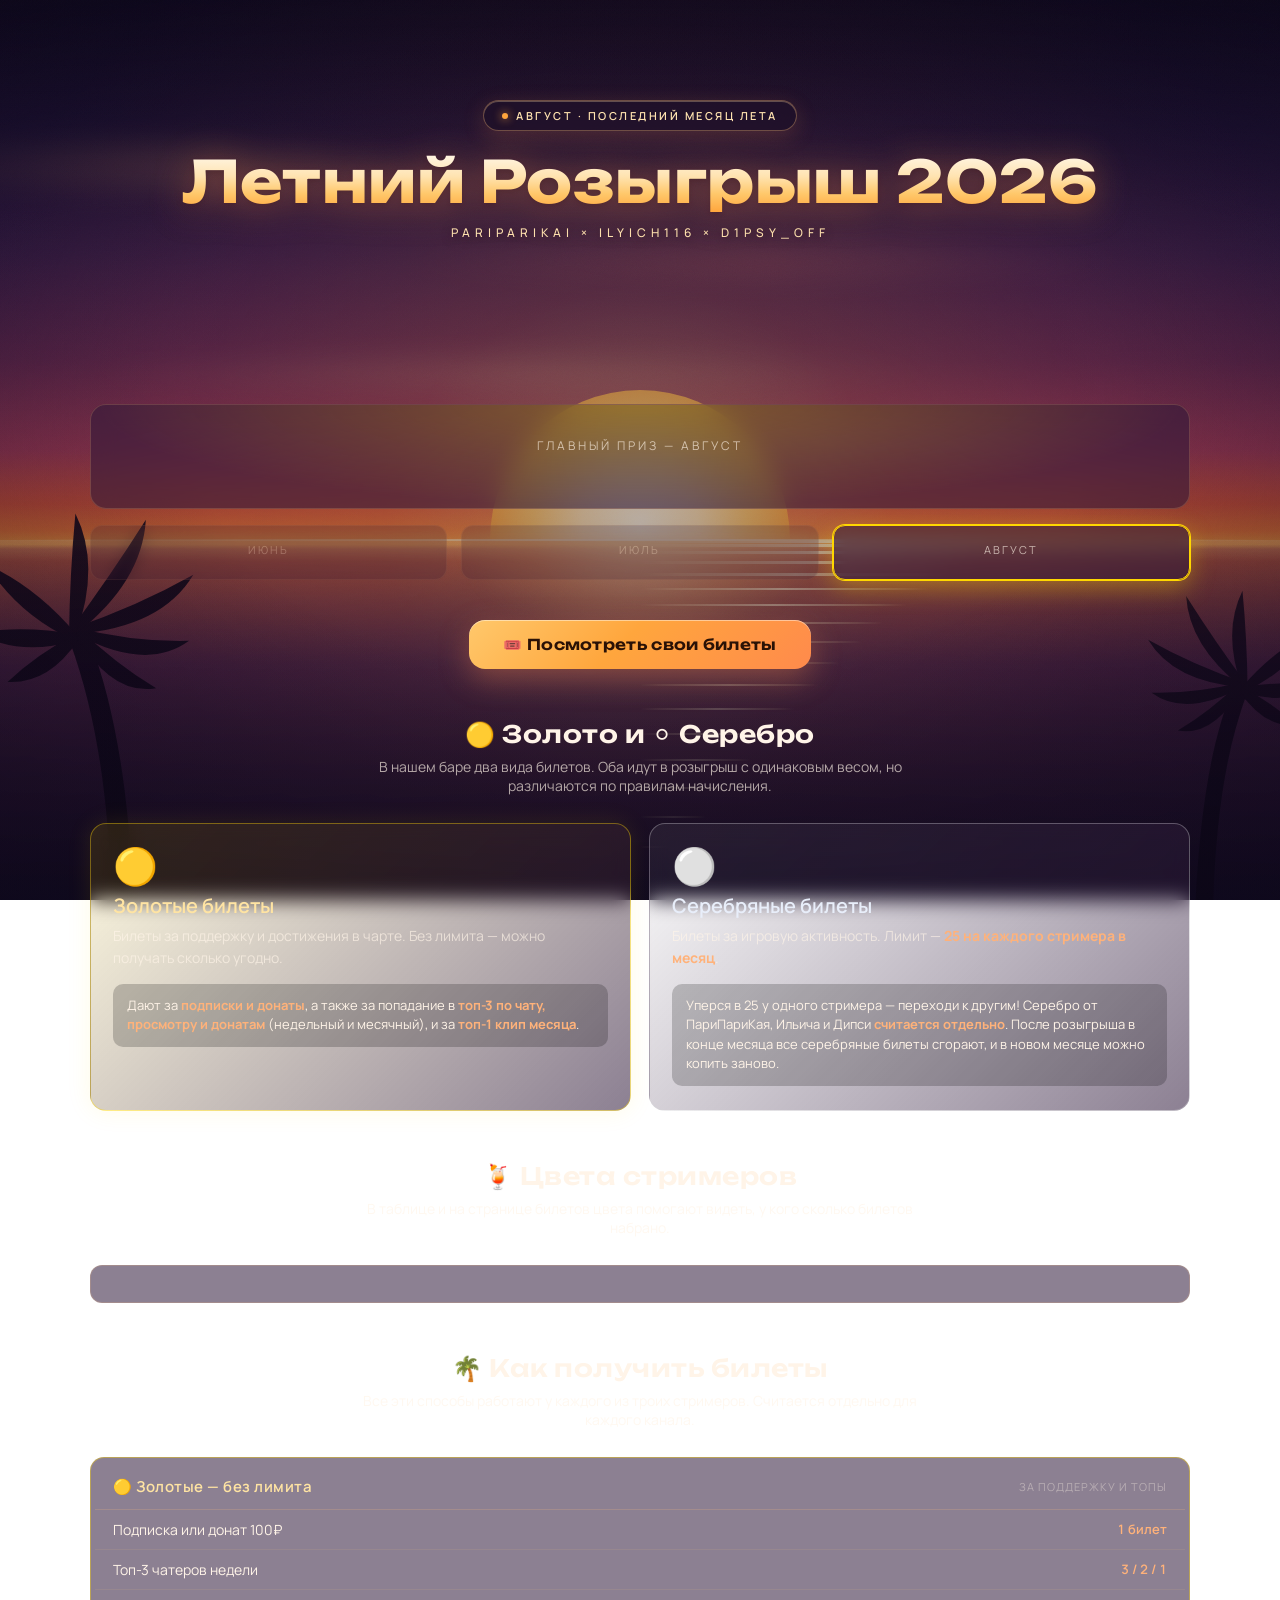
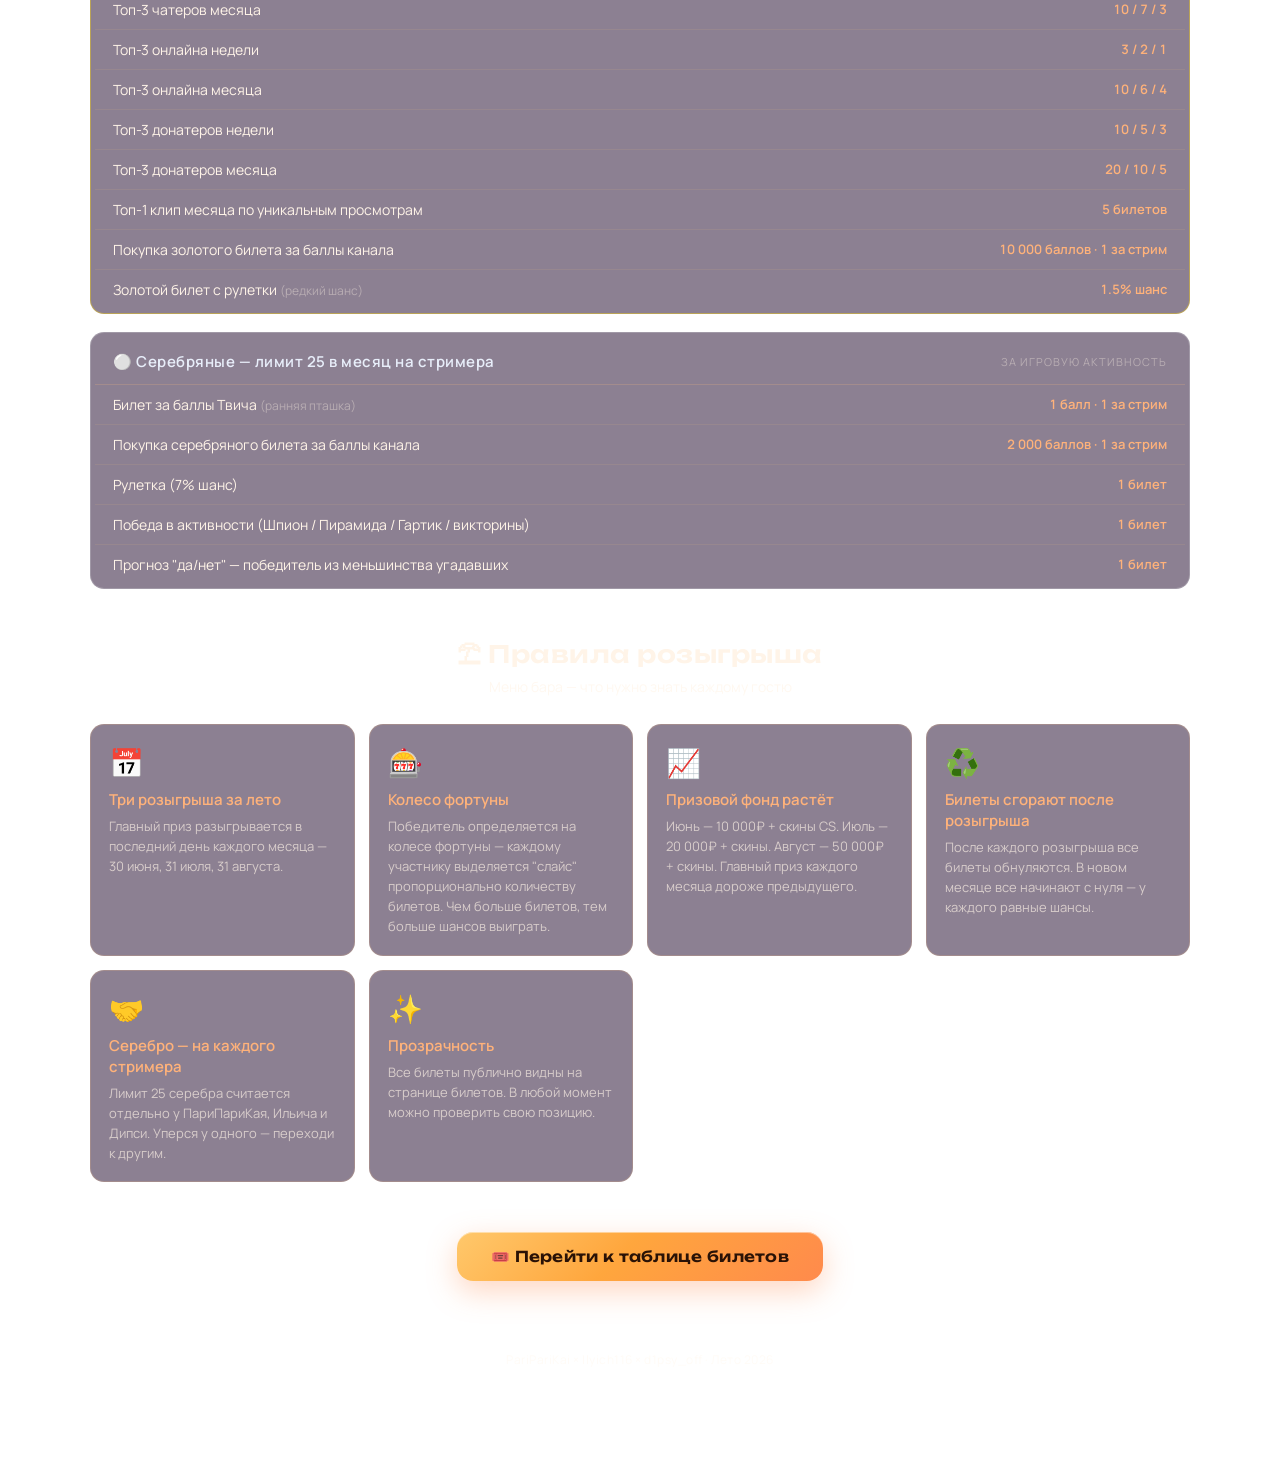
<file: index.html>
<!DOCTYPE html>
<html lang="ru">
<head>
<meta charset="UTF-8">
<meta name="viewport" content="width=device-width, initial-scale=1.0">
<title>Летний Розыгрыш 2026</title>

<link rel="preconnect" href="https://fonts.googleapis.com">
<link rel="preconnect" href="https://fonts.gstatic.com" crossorigin>
<link href="https://fonts.googleapis.com/css2?family=Unbounded:wght@500;600;700&family=Manrope:wght@400;500;600;700&display=swap" rel="stylesheet">
<link rel="stylesheet" href="theme.css">
<script src="theme.js" defer></script>

<script>
  const CONFIG_CSV_URL  = "https://docs.google.com/spreadsheets/d/e/2PACX-1vT4e5Snl5FT-EdbjHQKKML7Ze1kNgpYcgx2MtrYWmkIPK32fHBTRfw7i3aKckWVvT6OoOQfOrQlyD6_/pub?gid=222000002&single=true&output=csv";
  const TICKETS_PAGE_URL = "https://pariparikai.github.io/Summer2026-giveaway/tickets.html";

  // Лимит серебра на стримера в месяц. Июнь — 100, июль — 50, август — 25.
  // Меняешь здесь → обновляются все упоминания на странице.
  // ВАЖНО: то же число должно стоять в tickets.html и в формуле MIN(...) в Sheets.
  const SILVER_CAP = 25;
</script>

<style>
  /* Палитра, фоновая сцена и общие компоненты — в theme.css */

  body { padding: 30px 20px 80px; }

  .wrap { max-width: 1100px; margin: 0 auto; }

  /* ===== Шапка-герой ===== */
  .hero {
    position: relative;
    border-radius: 26px;
    overflow: hidden;
    margin-bottom: 34px;
    padding: 70px 24px 40px;
    text-align: center;
    min-height: 340px;
  }
  /* Баннер из Config (если задан). Тёплая цветокоррекция — чтобы любой
     баннер (даже с голубым небом) читался как закатный и не спорил с темой */
  .hero-bg {
    position: absolute; inset: 0;
    background-size: cover; background-position: center;
    z-index: 0;
    filter: saturate(0.55) sepia(0.45) hue-rotate(-25deg) brightness(0.62) contrast(1.05);
  }
  .hero-bg::after {
    content: '';
    position: absolute;
    inset: 0;
    background:
      linear-gradient(180deg, rgba(255, 140, 70, 0.22) 0%, rgba(168, 60, 91, 0.28) 45%, rgba(18, 11, 38, 0.55) 100%),
      linear-gradient(180deg, rgba(18, 11, 38, 0.35) 0%, rgba(18, 11, 38, 0.6) 65%, rgba(18, 11, 38, 0.85) 100%);
  }
  /* Без баннера герой прозрачный — видно закатную сцену */
  .hero.no-bg { border: none; }
  .hero.no-bg .hero-bg { background-image: none; }
  .hero.no-bg .hero-bg::after { content: none; }
  .hero:not(.no-bg) {
    border: 1px solid var(--card-border);
    box-shadow: 0 20px 55px rgba(10, 4, 20, 0.5);
  }
  .hero-content { position: relative; z-index: 1; }

  /* Плашка «последний месяц лета» */
  .season-badge {
    display: inline-flex;
    align-items: center;
    gap: 8px;
    padding: 7px 18px;
    margin-bottom: 20px;
    border-radius: 999px;
    font-size: 11px;
    font-weight: 600;
    letter-spacing: 2.5px;
    text-transform: uppercase;
    color: var(--sand);
    background: rgba(28, 14, 38, 0.5);
    backdrop-filter: blur(10px);
    border: 1px solid rgba(255, 190, 120, 0.35);
    box-shadow: 0 6px 22px rgba(255, 140, 70, 0.18), inset 0 1px 0 rgba(255, 220, 170, 0.3);
  }
  .season-badge .dot {
    width: 6px; height: 6px; border-radius: 50%;
    background: var(--amber);
    box-shadow: 0 0 10px var(--amber);
    animation: badgePulse 2.6s ease-in-out infinite;
  }
  @keyframes badgePulse {
    0%, 100% { opacity: 1; transform: scale(1); }
    50%      { opacity: 0.55; transform: scale(0.82); }
  }

  .title {
    font-size: 58px;
    margin-bottom: 12px;
  }
  .subtitle {
    font-size: 12px;
    letter-spacing: 5px;
    margin-bottom: 32px;
  }

  .streamers {
    display: flex;
    justify-content: center;
    gap: 18px;
    flex-wrap: wrap;
  }
  .streamer-card {
    display: flex;
    flex-direction: column;
    align-items: center;
    gap: 8px;
    padding: 14px 20px;
    min-width: 140px;
  }
  .streamer-avatar {
    width: 68px; height: 68px;
    font-size: 22px;
  }
  .streamer-nick { font-size: 14px; font-weight: 600; letter-spacing: 0.3px; }

  /* ===== Призовая зона ===== */
  .prize-zone { margin-bottom: 40px; }

  .prize-current {
    background: var(--card-bg);
    backdrop-filter: blur(12px);
    border: 1px solid var(--card-border);
    border-radius: 16px;
    padding: 32px 24px;
    text-align: center;
    position: relative;
    overflow: hidden;
    margin-bottom: 16px;
  }
  .prize-current::before {
    content: '';
    position: absolute;
    inset: 0;
    background: radial-gradient(ellipse at center top, var(--tier-glow, transparent), transparent 70%);
    opacity: 0.5;
    pointer-events: none;
  }
  .prize-label {
    font-size: 12px;
    letter-spacing: 3px;
    color: var(--text-dim);
    text-transform: uppercase;
    margin-bottom: 14px;
    position: relative;
  }
  .prize-amount {
    font-size: 64px;
    font-weight: 700;
    letter-spacing: 1px;
    line-height: 1;
    margin-bottom: 10px;
    position: relative;
    color: var(--tier-color, var(--coral-light));
    text-shadow: 0 0 24px var(--tier-glow, transparent), 0 0 48px var(--tier-glow, transparent);
  }
  .prize-skins {
    font-size: 14px;
    color: var(--text-dim);
    letter-spacing: 1px;
    margin-bottom: 22px;
    position: relative;
  }
  .prize-current.tier-bronze { --tier-color: #e89e5e; --tier-glow: rgba(205, 127, 50, 0.35); }
  .prize-current.tier-silver { --tier-color: #e0e7ef; --tier-glow: rgba(186, 230, 253, 0.5); }
  .prize-current.tier-gold   { --tier-color: #ffd700; --tier-glow: rgba(255, 215, 0, 0.55); }
  .prize-current.tier-gold .prize-amount {
    animation: goldPulse 2.4s ease-in-out infinite;
  }
  @keyframes goldPulse {
    0%, 100% { text-shadow: 0 0 24px var(--gold-glow), 0 0 48px var(--gold-glow); }
    50%      { text-shadow: 0 0 36px var(--gold-glow), 0 0 80px var(--gold-glow); }
  }

  .prize-timer {
    display: flex;
    justify-content: center;
    gap: 12px;
    flex-wrap: wrap;
    position: relative;
    margin-top: 8px;
  }
  .timer-unit {
    background: rgba(0, 0, 0, 0.25);
    border: 1px solid var(--card-border);
    border-radius: 10px;
    padding: 12px 16px;
    min-width: 78px;
    backdrop-filter: blur(6px);
  }
  .timer-num {
    font-size: 30px;
    font-weight: 600;
    color: var(--text);
    font-variant-numeric: tabular-nums;
    line-height: 1;
  }
  .timer-label {
    font-size: 10px;
    letter-spacing: 1.5px;
    text-transform: uppercase;
    color: var(--text-dim);
    margin-top: 6px;
  }
  .timer-finished {
    font-size: 18px;
    color: var(--sand);
    letter-spacing: 1px;
    margin-top: 6px;
    text-align: center;
  }

  .prize-track {
    display: grid;
    grid-template-columns: repeat(3, 1fr);
    gap: 14px;
  }
  .prize-mini {
    background: var(--card-bg);
    border: 1px solid var(--card-border);
    border-radius: 12px;
    padding: 16px 14px;
    text-align: center;
    backdrop-filter: blur(8px);
    opacity: 0.55;
  }
  .prize-mini.is-current {
    opacity: 1;
    border-color: var(--mini-color, var(--coral));
    box-shadow: 0 0 0 1px var(--mini-color, var(--coral)), 0 8px 24px var(--mini-glow, rgba(255, 138, 76, 0.25));
  }
  .prize-mini.is-past { opacity: 0.35; }
  .prize-mini.tier-bronze { --mini-color: #cd7f32; --mini-glow: rgba(205, 127, 50, 0.25); }
  .prize-mini.tier-silver { --mini-color: #c0c0c0; --mini-glow: rgba(192, 192, 192, 0.3); }
  .prize-mini.tier-gold   { --mini-color: #ffd700; --mini-glow: rgba(255, 215, 0, 0.35); }

  .prize-mini-month { font-size: 11px; letter-spacing: 2px; color: var(--text-dim); text-transform: uppercase; margin-bottom: 6px; }
  .prize-mini-amount { font-size: 22px; font-weight: 600; color: var(--mini-color, var(--text)); line-height: 1; margin-bottom: 4px; }
  .prize-mini-skins { font-size: 11px; color: var(--text-faint); }

  /* ===== CTA на страницу билетов (стиль кнопки — в theme.css) ===== */
  .cta-row { text-align: center; margin: 0 0 50px; }

  /* ===== Секции ===== */
  .section { margin-bottom: 50px; }
  .section-title {
    text-align: center;
    font-size: 24px;
    font-weight: 600;
    color: var(--text);
    margin-bottom: 8px;
    letter-spacing: 0.5px;
  }
  .section-subtitle {
    text-align: center;
    font-size: 14px;
    color: var(--text-dim);
    margin-bottom: 28px;
    max-width: 600px;
    margin-left: auto;
    margin-right: auto;
  }

  /* ===== Серебро vs Золото — карточки ===== */
  .tier-explainer {
    display: grid;
    grid-template-columns: 1fr 1fr;
    gap: 18px;
  }
  .tier-card {
    border-radius: 16px;
    padding: 24px 22px;
    position: relative;
    overflow: hidden;
    backdrop-filter: blur(10px);
  }
  .tier-card.silver {
    background: linear-gradient(135deg, rgba(212, 212, 216, 0.08), rgba(46, 24, 58, 0.55));
    border: 1px solid rgba(212, 212, 216, 0.35);
  }
  .tier-card.gold {
    background: linear-gradient(135deg, rgba(255, 215, 0, 0.12), rgba(46, 24, 58, 0.55));
    border: 1px solid rgba(255, 215, 0, 0.4);
    box-shadow: 0 0 24px rgba(255, 215, 0, 0.1);
  }
  .tier-icon { font-size: 36px; line-height: 1; margin-bottom: 8px; }
  .tier-name { font-size: 20px; font-weight: 600; margin-bottom: 6px; }
  .tier-card.silver .tier-name { color: var(--silver-light); }
  .tier-card.gold .tier-name { color: var(--gold-light); }
  .tier-description { font-size: 14px; color: var(--text-dim); line-height: 1.6; margin-bottom: 14px; }
  .tier-detail {
    font-size: 13px;
    background: rgba(0, 0, 0, 0.2);
    border-radius: 10px;
    padding: 12px 14px;
    color: var(--text);
    line-height: 1.5;
  }
  .tier-detail strong { color: var(--coral-light); }

  /* ===== Таблицы способов получения билетов ===== */
  .ways-table-wrap {
    background: var(--card-bg);
    border: 1px solid var(--card-border);
    border-radius: 14px;
    padding: 4px;
    backdrop-filter: blur(10px);
    margin-bottom: 18px;
  }
  .ways-table-wrap.gold { border-color: rgba(255, 215, 0, 0.4); }
  .ways-table-wrap.silver { border-color: rgba(212, 212, 216, 0.3); }
  .ways-table-header {
    display: flex;
    align-items: center;
    justify-content: space-between;
    padding: 14px 18px 12px;
    border-bottom: 1px solid var(--card-border);
  }
  .ways-table-header-title {
    font-size: 15px;
    font-weight: 600;
    letter-spacing: 0.5px;
  }
  .ways-table-wrap.gold .ways-table-header-title { color: var(--gold-light); }
  .ways-table-wrap.silver .ways-table-header-title { color: var(--silver-light); }
  .ways-table-header-note {
    font-size: 11px;
    color: var(--text-faint);
    letter-spacing: 1px;
    text-transform: uppercase;
  }
  .ways-row {
    display: grid;
    grid-template-columns: 1fr auto;
    gap: 16px;
    padding: 10px 18px;
    align-items: center;
    border-bottom: 1px solid rgba(255, 190, 120, 0.10);
  }
  .ways-row:last-child { border-bottom: none; }
  .ways-row-label { font-size: 14px; color: var(--text); }
  .ways-row-amount {
    font-size: 13px;
    color: var(--coral-light);
    font-weight: 600;
    white-space: nowrap;
    font-variant-numeric: tabular-nums;
  }

  /* ===== Правила розыгрыша ===== */
  .rules-grid {
    display: grid;
    grid-template-columns: repeat(auto-fit, minmax(240px, 1fr));
    gap: 14px;
  }
  .rule-card {
    background: var(--card-bg);
    border: 1px solid var(--card-border);
    border-radius: 14px;
    padding: 18px 18px;
    backdrop-filter: blur(8px);
  }
  .rule-icon { font-size: 28px; margin-bottom: 8px; }
  .rule-title { font-size: 15px; font-weight: 600; margin-bottom: 6px; color: var(--coral-light); }
  .rule-text { font-size: 13px; color: var(--text-dim); line-height: 1.55; }

  /* ===== Цвета стримеров — легенда ===== */
  .legend-row {
    display: flex;
    justify-content: center;
    gap: 18px;
    flex-wrap: wrap;
    padding: 18px 14px;
    background: var(--card-bg);
    border: 1px solid var(--card-border);
    border-radius: 12px;
    backdrop-filter: blur(8px);
  }
  .legend-item { display: flex; align-items: center; gap: 8px; font-size: 13px; color: var(--text); }
  .legend-dot { width: 12px; height: 12px; border-radius: 50%; flex-shrink: 0; }

  .footer { text-align: center; color: var(--text-faint); font-size: 12px; margin-top: 30px; padding: 20px; }

  @media (max-width: 700px) {
    body { padding: 20px 14px 60px; }
    .hero { padding: 36px 16px 26px; min-height: 0; }
    .title { font-size: 32px; letter-spacing: 1.5px; }
    .subtitle { font-size: 10px; letter-spacing: 3px; margin-bottom: 22px; }
    .streamers { gap: 10px; }
    .streamer-card { min-width: 0; padding: 10px 12px; flex: 1; max-width: 110px; }
    .streamer-avatar { width: 54px; height: 54px; font-size: 18px; }
    .streamer-nick { font-size: 12px; }
    .prize-amount { font-size: 44px; }
    .prize-track { grid-template-columns: 1fr; gap: 8px; }
    /* Все 4 блока таймера должны помещаться в одну строку */
    .prize-timer { gap: 7px; flex-wrap: nowrap; }
    .timer-unit { min-width: 0; flex: 1; padding: 9px 4px; }
    .timer-num { font-size: 22px; }
    .timer-label { font-size: 9px; letter-spacing: 0.8px; }
    .season-badge { font-size: 10px; letter-spacing: 1.5px; padding: 6px 14px; }
    .tier-explainer { grid-template-columns: 1fr; }
    .ways-row { padding: 10px 14px; gap: 10px; }
    .section-title { font-size: 20px; }
  }
</style>
</head>

<body>
  <div class="wrap">

    <!-- Шапка-герой -->
    <div id="hero" class="hero no-bg">
      <div class="hero-bg" id="hero-bg"></div>
      <div class="hero-content">
        <div class="season-badge"><span class="dot"></span>Август · последний месяц лета</div>
        <h1 class="title" id="event-title">Летний Розыгрыш 2026</h1>
        <p class="subtitle" id="event-subtitle">PariPariKai × Ilyich116 × d1psy_off</p>
        <div class="streamers" id="streamers"></div>
      </div>
    </div>

    <!-- Призовая зона -->
    <div class="prize-zone">
      <div class="prize-current" id="prize-current">
        <div class="prize-label" id="prize-label">Главный приз — Июнь</div>
        <div class="prize-amount" id="prize-amount">10 000 ₽</div>
        <div class="prize-skins" id="prize-skins">+ 5 000 ₽ скинами CS</div>
        <div class="prize-timer" id="prize-timer">
          <div class="timer-unit"><div class="timer-num" id="t-days">0</div><div class="timer-label">дней</div></div>
          <div class="timer-unit"><div class="timer-num" id="t-hours">00</div><div class="timer-label">часов</div></div>
          <div class="timer-unit"><div class="timer-num" id="t-mins">00</div><div class="timer-label">минут</div></div>
          <div class="timer-unit"><div class="timer-num" id="t-secs">00</div><div class="timer-label">секунд</div></div>
        </div>
        <div id="timer-finished" class="timer-finished" style="display:none;">⚡ Розыгрыш совсем скоро</div>
      </div>

      <div class="prize-track">
        <div class="prize-mini tier-bronze" id="mini-june">
          <div class="prize-mini-month">Июнь</div>
          <div class="prize-mini-amount" id="mini-june-amount">10 000 ₽</div>
          <div class="prize-mini-skins" id="mini-june-skins">+ скины CS</div>
        </div>
        <div class="prize-mini tier-silver" id="mini-july">
          <div class="prize-mini-month">Июль</div>
          <div class="prize-mini-amount" id="mini-july-amount">20 000 ₽</div>
          <div class="prize-mini-skins" id="mini-july-skins">+ скины CS</div>
        </div>
        <div class="prize-mini tier-gold" id="mini-august">
          <div class="prize-mini-month">Август</div>
          <div class="prize-mini-amount" id="mini-august-amount">50 000 ₽</div>
          <div class="prize-mini-skins" id="mini-august-skins">+ скины CS</div>
        </div>
      </div>
    </div>

    <!-- CTA -->
    <div class="cta-row">
      <a href="./tickets.html" class="cta-button">
        🎟️ Посмотреть свои билеты
      </a>
    </div>

    <!-- Серебро vs Золото -->
    <div class="section">
      <h2 class="section-title">🟡 Золото и ⚪ Серебро</h2>
      <p class="section-subtitle">В нашем баре два вида билетов. Оба идут в розыгрыш с одинаковым весом, но различаются по правилам начисления.</p>

      <div class="tier-explainer">
        <div class="tier-card gold">
          <div class="tier-icon">🟡</div>
          <div class="tier-name">Золотые билеты</div>
          <div class="tier-description">Билеты за поддержку и достижения в чарте. Без лимита — можно получать сколько угодно.</div>
          <div class="tier-detail">
            Дают за <strong>подписки и донаты</strong>, а также за попадание в <strong>топ-3 по чату, просмотру и донатам</strong> (недельный и месячный), и за <strong>топ-1 клип месяца</strong>.
          </div>
        </div>

        <div class="tier-card silver">
          <div class="tier-icon">⚪</div>
          <div class="tier-name">Серебряные билеты</div>
          <div class="tier-description">Билеты за игровую активность. Лимит — <strong style="color:var(--coral-light);"><span class="silver-cap">25</span> на каждого стримера в месяц</strong>.</div>
          <div class="tier-detail">
            Уперся в <span class="silver-cap">25</span> у одного стримера — переходи к другим! Серебро от ПариПариКая, Ильича и Дипси <strong>считается отдельно</strong>. После розыгрыша в конце месяца все серебряные билеты сгорают, и в новом месяце можно копить заново.
          </div>
        </div>
      </div>
    </div>

    <!-- Цвета стримеров -->
    <div class="section">
      <h2 class="section-title">🍹 Цвета стримеров</h2>
      <p class="section-subtitle">В таблице и на странице билетов цвета помогают видеть, у кого сколько билетов набрано.</p>
      <div class="legend-row" id="legend-row">
        <!-- Заполняется JS из Config -->
      </div>
    </div>

    <!-- Способы получения золотых -->
    <div class="section">
      <h2 class="section-title">🌴 Как получить билеты</h2>
      <p class="section-subtitle">Все эти способы работают у каждого из троих стримеров. Считается отдельно для каждого канала.</p>

      <div class="ways-table-wrap gold">
        <div class="ways-table-header">
          <div class="ways-table-header-title">🟡 Золотые — без лимита</div>
          <div class="ways-table-header-note">за поддержку и топы</div>
        </div>
        <div class="ways-row">
          <div class="ways-row-label">Подписка или донат 100₽</div>
          <div class="ways-row-amount">1 билет</div>
        </div>
        <div class="ways-row">
          <div class="ways-row-label">Топ-3 чатеров недели</div>
          <div class="ways-row-amount">3 / 2 / 1</div>
        </div>
        <div class="ways-row">
          <div class="ways-row-label">Топ-3 чатеров месяца</div>
          <div class="ways-row-amount">10 / 7 / 3</div>
        </div>
        <div class="ways-row">
          <div class="ways-row-label">Топ-3 онлайна недели</div>
          <div class="ways-row-amount">3 / 2 / 1</div>
        </div>
        <div class="ways-row">
          <div class="ways-row-label">Топ-3 онлайна месяца</div>
          <div class="ways-row-amount">10 / 6 / 4</div>
        </div>
        <div class="ways-row">
          <div class="ways-row-label">Топ-3 донатеров недели</div>
          <div class="ways-row-amount">10 / 5 / 3</div>
        </div>
        <div class="ways-row">
          <div class="ways-row-label">Топ-3 донатеров месяца</div>
          <div class="ways-row-amount">20 / 10 / 5</div>
        </div>
        <div class="ways-row">
          <div class="ways-row-label">Топ-1 клип месяца по уникальным просмотрам</div>
          <div class="ways-row-amount">5 билетов</div>
        </div>
        <div class="ways-row">
          <div class="ways-row-label">Покупка золотого билета за баллы канала</div>
          <div class="ways-row-amount">10 000 баллов · 1 за стрим</div>
        </div>
        <div class="ways-row">
          <div class="ways-row-label">Золотой билет с рулетки <span style="color:var(--text-faint); font-size:12px;">(редкий шанс)</span></div>
          <div class="ways-row-amount">1.5% шанс</div>
        </div>
      </div>

      <div class="ways-table-wrap silver">
        <div class="ways-table-header">
          <div class="ways-table-header-title">⚪ Серебряные — лимит <span class="silver-cap">25</span> в месяц на стримера</div>
          <div class="ways-table-header-note">за игровую активность</div>
        </div>
        <div class="ways-row">
          <div class="ways-row-label">Билет за баллы Твича <span style="color:var(--text-faint); font-size:12px;">(ранняя пташка)</span></div>
          <div class="ways-row-amount">1 балл · 1 за стрим</div>
        </div>
        <div class="ways-row">
          <div class="ways-row-label">Покупка серебряного билета за баллы канала</div>
          <div class="ways-row-amount">2 000 баллов · 1 за стрим</div>
        </div>
        <div class="ways-row">
          <div class="ways-row-label">Рулетка (7% шанс)</div>
          <div class="ways-row-amount">1 билет</div>
        </div>
        <div class="ways-row">
          <div class="ways-row-label">Победа в активности (Шпион / Пирамида / Гартик / викторины)</div>
          <div class="ways-row-amount">1 билет</div>
        </div>
        <div class="ways-row">
          <div class="ways-row-label">Прогноз "да/нет" — победитель из меньшинства угадавших</div>
          <div class="ways-row-amount">1 билет</div>
        </div>
      </div>
    </div>

    <!-- Правила -->
    <div class="section">
      <h2 class="section-title">⛱ Правила розыгрыша</h2>
      <p class="section-subtitle">Меню бара — что нужно знать каждому гостю</p>

      <div class="rules-grid">
        <div class="rule-card">
          <div class="rule-icon">📅</div>
          <div class="rule-title">Три розыгрыша за лето</div>
          <div class="rule-text">Главный приз разыгрывается в последний день каждого месяца — 30 июня, 31 июля, 31 августа.</div>
        </div>
        <div class="rule-card">
          <div class="rule-icon">🎰</div>
          <div class="rule-title">Колесо фортуны</div>
          <div class="rule-text">Победитель определяется на колесе фортуны — каждому участнику выделяется "слайс" пропорционально количеству билетов. Чем больше билетов, тем больше шансов выиграть.</div>
        </div>
        <div class="rule-card">
          <div class="rule-icon">📈</div>
          <div class="rule-title">Призовой фонд растёт</div>
          <div class="rule-text">Июнь — 10 000₽ + скины CS. Июль — 20 000₽ + скины. Август — 50 000₽ + скины. Главный приз каждого месяца дороже предыдущего.</div>
        </div>
        <div class="rule-card">
          <div class="rule-icon">♻️</div>
          <div class="rule-title">Билеты сгорают после розыгрыша</div>
          <div class="rule-text">После каждого розыгрыша все билеты обнуляются. В новом месяце все начинают с нуля — у каждого равные шансы.</div>
        </div>
        <div class="rule-card">
          <div class="rule-icon">🤝</div>
          <div class="rule-title">Серебро — на каждого стримера</div>
          <div class="rule-text">Лимит <span class="silver-cap">25</span> серебра считается отдельно у ПариПариКая, Ильича и Дипси. Уперся у одного — переходи к другим.</div>
        </div>
        <div class="rule-card">
          <div class="rule-icon">✨</div>
          <div class="rule-title">Прозрачность</div>
          <div class="rule-text">Все билеты публично видны на странице билетов. В любой момент можно проверить свою позицию.</div>
        </div>
      </div>
    </div>

    <!-- Финальный CTA -->
    <div class="cta-row" style="margin-top: 30px;">
      <a href="./tickets.html" class="cta-button">
        🎟️ Перейти к таблице билетов
      </a>
    </div>

    <div class="footer">
      PariPariKai × Ilyich116 × d1psy_off · Лето 2026
    </div>
  </div>

<script>
// ============================================================
// Парсинг
// ============================================================
function parseCSV(text) {
  const rows = [];
  let row = [], cell = '', inQuotes = false;
  for (let i = 0; i < text.length; i++) {
    const c = text[i], next = text[i + 1];
    if (inQuotes) {
      if (c === '"' && next === '"') { cell += '"'; i++; }
      else if (c === '"') { inQuotes = false; }
      else { cell += c; }
    } else {
      if (c === '"') { inQuotes = true; }
      else if (c === ',') { row.push(cell); cell = ''; }
      else if (c === '\n') { row.push(cell); rows.push(row); row = []; cell = ''; }
      else if (c === '\r') {}
      else { cell += c; }
    }
  }
  if (cell.length > 0 || row.length > 0) {
    row.push(cell);
    if (row.some(c => c.length > 0)) rows.push(row);
  }
  return rows;
}

function rowsToConfig(rows) {
  if (rows.length < 2) return {};
  const headers = rows[0].map(h => h.trim().toLowerCase());
  const keyIdx = headers.indexOf('key');
  const valIdx = headers.indexOf('value');
  if (keyIdx < 0 || valIdx < 0) return {};
  const config = {};
  rows.slice(1).forEach(r => {
    if (r.length > 0 && r[keyIdx]) {
      config[r[keyIdx].trim().toLowerCase()] = (r[valIdx] || '').trim();
    }
  });
  return config;
}

function initials(nick) {
  const clean = nick.replace(/[^A-Za-zА-Яа-я0-9]/g, '');
  if (clean.length >= 2) return (clean[0] + clean[1]).toUpperCase();
  return (clean[0] || '?').toUpperCase();
}

function esc(s) {
  return String(s).replace(/[&<>"']/g, c => ({
    '&':'&amp;','<':'&lt;','>':'&gt;','"':'&quot;',"'":'&#39;'
  }[c]));
}

// ============================================================
// Шапка
// ============================================================
const STREAMER_SLOTS = [
  { idx: 1, klass: 's-ppk',    legendColor: 'var(--ppk-color)' },
  { idx: 2, klass: 's-ilyich', legendColor: 'var(--ilyich-color)' },
  { idx: 3, klass: 's-dipsy',  legendColor: 'var(--dipsy-color)' },
];

function setupHeader(config) {
  const hero = document.getElementById('hero');
  const heroBg = document.getElementById('hero-bg');

  if (config.header_banner_url) {
    heroBg.style.backgroundImage = `url('${config.header_banner_url}')`;
    hero.classList.remove('no-bg');
  } else {
    heroBg.style.backgroundImage = '';
    hero.classList.add('no-bg');
  }

  if (config.event_title) document.getElementById('event-title').textContent = config.event_title;
  if (config.event_subtitle) document.getElementById('event-subtitle').textContent = config.event_subtitle;

  const streamersContainer = document.getElementById('streamers');
  const cards = STREAMER_SLOTS.map(slot => {
    const nick = (config[`streamer${slot.idx}_nick`] || '').trim();
    if (!nick) return '';
    const avatar = (config[`streamer${slot.idx}_avatar_url`] || '').trim();
    const url = (config[`streamer${slot.idx}_twitch_url`] || '').trim();
    const avatarHtml = avatar
      ? `<div class="streamer-avatar" style="background-image:url('${esc(avatar)}');"></div>`
      : `<div class="streamer-avatar">${esc(initials(nick))}</div>`;
    const tag = url ? 'a' : 'div';
    const attrs = url ? `href="${esc(url)}" target="_blank" rel="noopener noreferrer"` : '';
    return `<${tag} class="streamer-card ${slot.klass}" ${attrs}>${avatarHtml}<div class="streamer-nick">${esc(nick)}</div></${tag}>`;
  }).join('');
  streamersContainer.innerHTML = cards;

  // Легенда
  const legend = document.getElementById('legend-row');
  const legendItems = STREAMER_SLOTS.map(slot => {
    const nick = (config[`streamer${slot.idx}_nick`] || '').trim();
    if (!nick) return '';
    return `<div class="legend-item"><span class="legend-dot" style="background:${slot.legendColor};"></span>${esc(nick)}</div>`;
  }).join('');
  legend.innerHTML = legendItems;
}

// ============================================================
// Призовая зона
// ============================================================
const MONTH_TO_TIER = { june: 'bronze', july: 'silver', august: 'gold' };
const MONTH_LABEL_RU = { june: 'Июнь', july: 'Июль', august: 'Август' };

function determineCurrentMonth(config) {
  const override = (config.current_prize_override || '').toLowerCase().trim();
  if (['june', 'july', 'august'].includes(override)) return override;

  const now = new Date();
  const y = now.getFullYear();
  const julyStart = new Date(y, 6, 1, 0, 0, 0);
  const augStart  = new Date(y, 7, 1, 0, 0, 0);
  const sepStart  = new Date(y, 8, 1, 0, 0, 0);

  if (now < julyStart) return 'june';
  if (now < augStart)  return 'july';
  if (now < sepStart)  return 'august';
  return 'august';
}

function monthOrder(m) { return { june: 0, july: 1, august: 2 }[m] ?? -1; }

let raffleDate = null;
let timerInterval = null;

function setupPrizeZone(config) {
  const currentMonth = determineCurrentMonth(config);
  const tier = MONTH_TO_TIER[currentMonth];

  ['june', 'july', 'august'].forEach(m => {
    document.getElementById(`mini-${m}-amount`).textContent = config[`prize_${m}_amount`] || '';
    const skins = config[`prize_${m}_skins`] || '';
    document.getElementById(`mini-${m}-skins`).textContent = skins ? '+ ' + skins : '';

    const card = document.getElementById(`mini-${m}`);
    card.classList.remove('is-current', 'is-past');
    if (m === currentMonth) card.classList.add('is-current');
    else if (monthOrder(m) < monthOrder(currentMonth)) card.classList.add('is-past');
  });

  const big = document.getElementById('prize-current');
  big.classList.remove('tier-bronze', 'tier-silver', 'tier-gold');
  big.classList.add(`tier-${tier}`);

  document.getElementById('prize-label').textContent = `Главный приз — ${MONTH_LABEL_RU[currentMonth]}`;
  document.getElementById('prize-amount').textContent = config[`prize_${currentMonth}_amount`] || '';
  const skins = config[`prize_${currentMonth}_skins`] || '';
  document.getElementById('prize-skins').textContent = skins ? '+ ' + skins : '';

  setupTimer(config, currentMonth);
}

function setupTimer(config, currentMonth) {
  const isActive = (config.raffle_active || '').toLowerCase();
  const show = ['true', 'yes', '1', 'да'].includes(isActive);

  if (!show) {
    document.getElementById('prize-timer').style.display = 'none';
    document.getElementById('timer-finished').style.display = 'none';
    if (timerInterval) clearInterval(timerInterval);
    return;
  }

  const dateStr = (config[`raffle_date_${currentMonth}`] || '').replace(' ', 'T');
  raffleDate = new Date(dateStr);

  if (isNaN(raffleDate.getTime())) {
    document.getElementById('prize-timer').style.display = 'none';
    return;
  }

  document.getElementById('prize-timer').style.display = 'flex';
  if (timerInterval) clearInterval(timerInterval);
  updateTimer();
  timerInterval = setInterval(updateTimer, 1000);
}

function updateTimer() {
  if (!raffleDate) return;
  const now = new Date();
  const diff = raffleDate - now;

  const timerEl = document.getElementById('prize-timer');
  const finishedEl = document.getElementById('timer-finished');

  if (diff <= 0) {
    timerEl.style.display = 'none';
    finishedEl.style.display = 'block';
    if (timerInterval) clearInterval(timerInterval);
    return;
  }
  timerEl.style.display = 'flex';
  finishedEl.style.display = 'none';

  const days  = Math.floor(diff / (1000 * 60 * 60 * 24));
  const hours = Math.floor((diff / (1000 * 60 * 60)) % 24);
  const mins  = Math.floor((diff / (1000 * 60)) % 60);
  const secs  = Math.floor((diff / 1000) % 60);

  document.getElementById('t-days').textContent  = days;
  document.getElementById('t-hours').textContent = String(hours).padStart(2, '0');
  document.getElementById('t-mins').textContent  = String(mins).padStart(2, '0');
  document.getElementById('t-secs').textContent  = String(secs).padStart(2, '0');
}

// ============================================================
// Загрузка
// ============================================================
async function loadConfig() {
  if (!CONFIG_CSV_URL || CONFIG_CSV_URL === 'https://docs.google.com/spreadsheets/d/e/2PACX-1vT4e5Snl5FT-EdbjHQKKML7Ze1kNgpYcgx2MtrYWmkIPK32fHBTRfw7i3aKckWVvT6OoOQfOrQlyD6_/pubhtml?gid=222000002&single=true') {
    setupHeader({});
    setupPrizeZone({
      prize_june_amount: '10 000 ₽', prize_june_skins: '5 000 ₽ скинами CS',
      prize_july_amount: '20 000 ₽', prize_july_skins: '10 000 ₽ скинами CS',
      prize_august_amount: '50 000 ₽', prize_august_skins: '25 000 ₽ скинами CS',
      raffle_active: 'false',
    });
    return;
  }

  try {
    const res = await fetch(CONFIG_CSV_URL);
    if (!res.ok) throw new Error('Config fetch failed');
    const config = rowsToConfig(parseCSV(await res.text()));
    setupHeader(config);
    setupPrizeZone(config);
  } catch (err) {
    console.error(err);
    setupHeader({});
    setupPrizeZone({ raffle_active: 'false' });
  }
}

// Проставляем лимит серебра во все места, где он упомянут в тексте
document.querySelectorAll('.silver-cap').forEach(el => { el.textContent = SILVER_CAP; });

loadConfig();
// Раз в минуту обновляем — на случай если в Sheets что-то поменяли
setInterval(loadConfig, 60000);
</script>
</body>
</html>
</file>
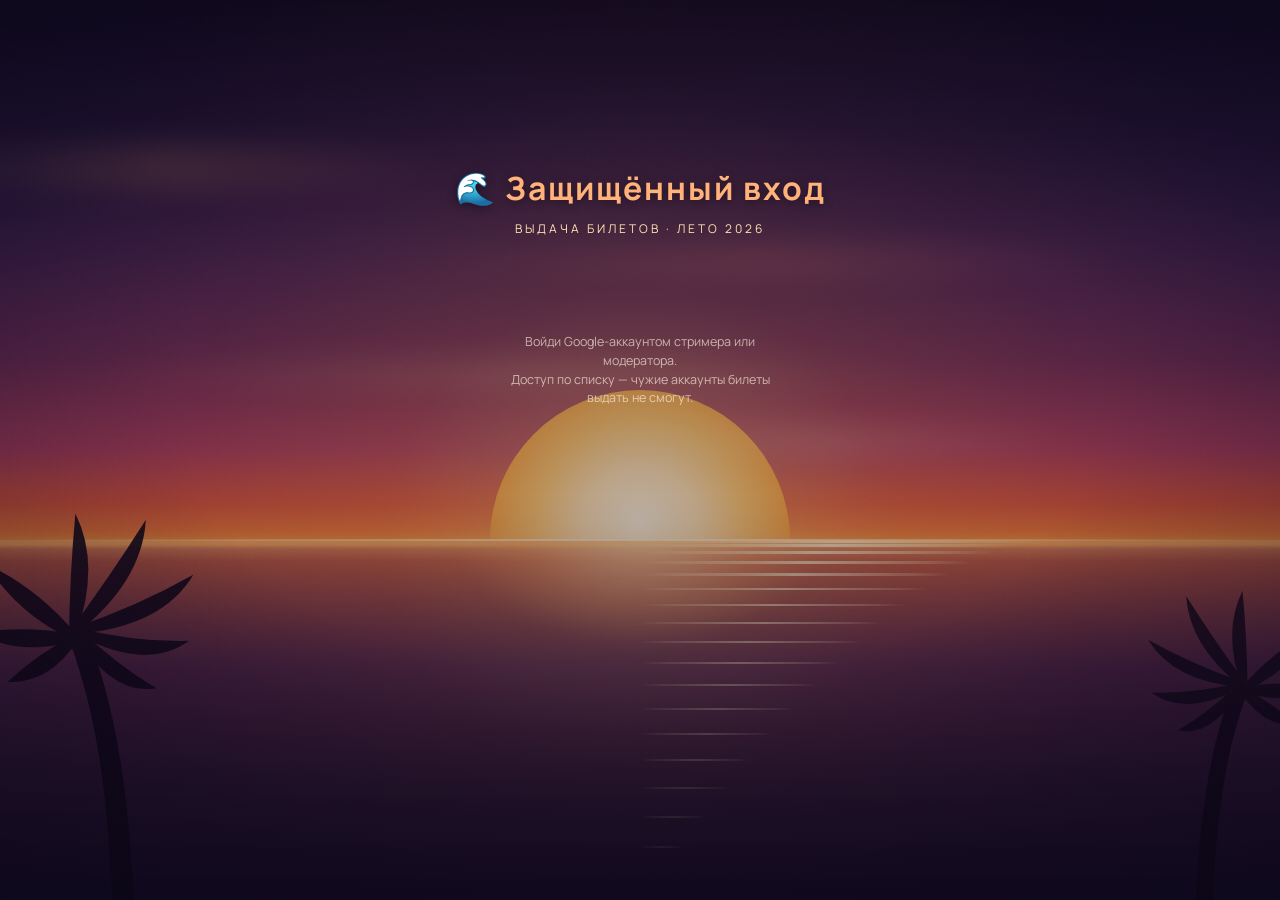
<file: form.html>
<!DOCTYPE html>
<html lang="ru">
<head>
<meta charset="UTF-8">
<meta name="viewport" content="width=device-width, initial-scale=1.0">
<title>Выдача билетов</title>
<meta name="robots" content="noindex,nofollow">

<link rel="preconnect" href="https://fonts.googleapis.com">
<link rel="preconnect" href="https://fonts.gstatic.com" crossorigin>
<link href="https://fonts.googleapis.com/css2?family=Unbounded:wght@500;600;700&family=Manrope:wght@400;500;600;700&display=swap" rel="stylesheet">
<link rel="stylesheet" href="theme.css">
<script src="theme.js" defer></script>

<!-- Библиотека Google Identity Services («Войти через Google») -->
<script src="https://accounts.google.com/gsi/client" async defer></script>

<!-- ============================================================
     ⚙ НАСТРОЙКА ⚙
     ============================================================ -->
<script>
  // URL Apps Script Web App (получишь после deploy)
  const APPS_SCRIPT_URL = "https://script.google.com/macros/s/AKfycbzZmmW60G6Wfro8LEf7RJaaRmyPOW4uRhLS0AF3LqmnagL_T9__sqgJW5MakOjiIDw/exec";

  // OAuth Client ID из Google Cloud Console (тип «Web application»).
  // Должен побуквенно совпадать с GOOGLE_CLIENT_ID в Apps Script.
  // Это НЕ секрет (безопасность держится на сервере), но менять — только вместе с сервером.
  const GOOGLE_CLIENT_ID = "360286087971-29mrfnh1adr2iaakghnhn16brt3a172l.apps.googleusercontent.com";

  // CSV-ссылки на листы (для автодополнения и аватарок)
  const VIEWERS_CSV_URL = "https://docs.google.com/spreadsheets/d/e/2PACX-1vT4e5Snl5FT-EdbjHQKKML7Ze1kNgpYcgx2MtrYWmkIPK32fHBTRfw7i3aKckWVvT6OoOQfOrQlyD6_/pub?gid=222000001&single=true&output=csv";
  const CONFIG_CSV_URL  = "https://docs.google.com/spreadsheets/d/e/2PACX-1vT4e5Snl5FT-EdbjHQKKML7Ze1kNgpYcgx2MtrYWmkIPK32fHBTRfw7i3aKckWVvT6OoOQfOrQlyD6_/pub?gid=222000002&single=true&output=csv";
  // Тот же лист, что читает tickets.html — оттуда берём серебро по стримерам
  const TICKETS_CSV_URL = "https://docs.google.com/spreadsheets/d/e/2PACX-1vT4e5Snl5FT-EdbjHQKKML7Ze1kNgpYcgx2MtrYWmkIPK32fHBTRfw7i3aKckWVvT6OoOQfOrQlyD6_/pub?gid=1111321722&single=true&output=csv";

  // Лимит серебра на стримера в месяц. Июнь — 100, июль — 50, август — 25.
  // ⚠ Меняешь здесь — поменяй и в tickets.html (там такая же константа).
  const SILVER_CAP = 25;
</script>

<style>
  /* Палитра и фоновая сцена — в theme.css */
  :root {
    /* Динамические — меняются при выборе стримера */
    --active-color: var(--accent);
    --active-glow: transparent;
    --active-tint: transparent;
  }

  body { padding: 20px; }

  /* Цветовая "пелена" в цвете выбранного стримера — поверх сцены */
  body::before {
    content: '';
    position: fixed;
    inset: 0;
    background: var(--active-tint, transparent);
    pointer-events: none;
    z-index: 0;
    transition: background 0.35s ease;
  }

  /* Боковые "столбы" свечения */
  body::after {
    content: '';
    position: fixed;
    inset: 0;
    background:
      linear-gradient(90deg, var(--active-glow, transparent) 0%, transparent 8%, transparent 92%, var(--active-glow, transparent) 100%);
    pointer-events: none;
    z-index: 0;
    transition: background 0.35s ease;
  }

  body.streamer-ppk    { --active-tint: radial-gradient(ellipse at top, rgba(42, 212, 239, 0.10), transparent 50%); --active-glow: rgba(42, 212, 239, 0.18); --active-color: var(--ppk-color); }
  body.streamer-ilyich { --active-tint: radial-gradient(ellipse at top, rgba(61, 220, 154, 0.10), transparent 50%); --active-glow: rgba(61, 220, 154, 0.18); --active-color: var(--ilyich-color); }
  body.streamer-dipsy  { --active-tint: radial-gradient(ellipse at top, rgba(201, 168, 255, 0.10), transparent 50%); --active-glow: rgba(201, 168, 255, 0.22); --active-color: var(--dipsy-color); }

  .wrap {
    max-width: 640px;
    margin: 0 auto;
    position: relative;
    z-index: 1;
  }

  /* ===== Экран входа (пароль) ===== */
  .gate {
    margin-top: 14vh;
    text-align: center;
    padding: 20px;
  }
  .gate-title {
    font-size: 32px;
    font-weight: 700;
    letter-spacing: 2px;
    color: var(--coral-light);
    margin-bottom: 10px;
    text-shadow: 0 2px 10px rgba(0,0,0,0.4);
  }
  .gate-subtitle {
    font-size: 12px;
    letter-spacing: 3px;
    color: var(--sand);
    text-transform: uppercase;
    margin-bottom: 36px;
  }
  .gate-form {
    display: flex;
    flex-direction: column;
    align-items: center;
    gap: 12px;
  }
  .gate-input {
    background: rgba(28, 14, 38, 0.7);
    backdrop-filter: blur(10px);
    border: 1px solid var(--card-border);
    border-radius: 12px;
    padding: 14px 18px;
    color: var(--text);
    font-family: inherit;
    font-size: 16px;
    width: 280px;
    max-width: 100%;
    text-align: center;
    letter-spacing: 4px;
    outline: none;
    transition: all 0.15s ease;
  }
  .gate-input:focus {
    border-color: var(--coral-light);
    background: rgba(28, 14, 38, 0.82);
    box-shadow: 0 0 0 3px rgba(255, 166, 61, 0.16);
  }
  .gate-button {
    background: linear-gradient(135deg, var(--coral), var(--coral-light));
    color: #2a1206;
    font-weight: 600;
    font-size: 15px;
    padding: 12px 32px;
    border: none;
    border-radius: 12px;
    cursor: pointer;
    letter-spacing: 1px;
    transition: transform 0.15s ease, box-shadow 0.15s ease;
  }
  .gate-button:hover {
    transform: translateY(-2px);
    box-shadow: 0 8px 20px rgba(255, 138, 76, 0.4);
  }
  .gate-error {
    color: #fca5a5;
    font-size: 13px;
    min-height: 18px;
    margin-top: 6px;
  }
  .gate-hint {
    color: var(--text-dim);
    font-size: 12.5px;
    line-height: 1.5;
    max-width: 300px;
    margin-top: 4px;
  }
  #gsi-button { display: flex; justify-content: center; min-height: 44px; }

  /* ===== Основной экран ===== */
  .app { display: none; padding-top: 8px; }
  .app.active { display: block; }

  .top-bar {
    display: flex;
    align-items: center;
    justify-content: space-between;
    margin-bottom: 22px;
  }
  .top-title {
    font-size: 16px;
    font-weight: 600;
    color: var(--text);
    letter-spacing: 0.5px;
  }
  .top-title-accent {
    color: var(--active-color);
    transition: color 0.3s ease;
  }
  .logout-btn {
    background: transparent;
    color: var(--text-faint);
    border: 1px solid var(--card-border);
    border-radius: 8px;
    padding: 6px 12px;
    font-size: 11px;
    cursor: pointer;
    letter-spacing: 1px;
    text-transform: uppercase;
    transition: all 0.15s ease;
  }
  .logout-btn:hover { color: var(--coral-light); border-color: var(--coral-light); }
  .top-account { display: flex; align-items: center; gap: 10px; }
  .account-email {
    font-size: 11px;
    color: var(--text-faint);
    max-width: 160px;
    overflow: hidden;
    text-overflow: ellipsis;
    white-space: nowrap;
  }

  /* ===== Блок выбора стримера ===== */
  .field { margin-bottom: 22px; }
  .field-label {
    font-size: 11px;
    letter-spacing: 2px;
    color: var(--text-dim);
    text-transform: uppercase;
    margin-bottom: 10px;
    padding-left: 4px;
  }

  .streamers {
    display: grid;
    grid-template-columns: repeat(3, 1fr);
    gap: 10px;
  }
  .streamer-card {
    background: rgba(40, 20, 52, 0.58);
    backdrop-filter: blur(10px);
    border: 1px solid var(--card-border);
    border-radius: 14px;
    padding: 14px 8px;
    text-align: center;
    cursor: pointer;
    transition: all 0.2s ease;
    user-select: none;
    position: relative;
    opacity: 0.55;
  }
  .streamer-card.active {
    opacity: 1;
    transform: translateY(-2px);
  }
  .streamer-card.active.s-ppk    { border-color: var(--ppk-border);    background: linear-gradient(135deg, var(--ppk-bg), rgba(40, 20, 52, 0.58)); box-shadow: 0 0 0 2px var(--ppk-color), 0 10px 28px var(--ppk-glow); }
  .streamer-card.active.s-ilyich { border-color: var(--ilyich-border); background: linear-gradient(135deg, var(--ilyich-bg), rgba(40, 20, 52, 0.58)); box-shadow: 0 0 0 2px var(--ilyich-color), 0 10px 28px var(--ilyich-glow); }
  .streamer-card.active.s-dipsy  { border-color: var(--dipsy-border);  background: linear-gradient(135deg, var(--dipsy-bg), rgba(40, 20, 52, 0.58)); box-shadow: 0 0 0 2px var(--dipsy-color), 0 10px 28px var(--dipsy-glow); }
  .streamer-card:hover:not(.active) { opacity: 0.85; }

  .streamer-avatar {
    width: 60px; height: 60px;
    border-radius: 50%;
    border: 2px solid;
    background-size: cover; background-position: center;
    background-color: rgba(28, 14, 38, 0.7);
    margin: 0 auto 8px;
    display: flex; align-items: center; justify-content: center;
    font-size: 20px; font-weight: 500;
  }
  .streamer-card.s-ppk .streamer-avatar    { border-color: var(--ppk-color); color: var(--ppk-color); }
  .streamer-card.s-ilyich .streamer-avatar { border-color: var(--ilyich-color); color: var(--ilyich-color); }
  .streamer-card.s-dipsy .streamer-avatar  { border-color: var(--dipsy-color); color: var(--dipsy-color); }
  .streamer-nick { font-size: 13px; font-weight: 500; }

  .check-icon {
    position: absolute;
    top: 6px; right: 8px;
    font-size: 14px;
    opacity: 0;
    transition: opacity 0.2s ease;
  }
  .streamer-card.active .check-icon { opacity: 1; }
  .streamer-card.active.s-ppk .check-icon    { color: var(--ppk-color); }
  .streamer-card.active.s-ilyich .check-icon { color: var(--ilyich-color); }
  .streamer-card.active.s-dipsy .check-icon  { color: var(--dipsy-color); }

  /* ===== Поля ввода ===== */
  .input,
  .select {
    width: 100%;
    background: rgba(40, 20, 52, 0.58);
    backdrop-filter: blur(8px);
    border: 1px solid var(--card-border);
    border-radius: 12px;
    padding: 14px 16px;
    color: var(--text);
    font-family: inherit;
    font-size: 15px;
    outline: none;
    transition: all 0.15s ease;
  }
  .input:focus,
  .select:focus {
    border-color: var(--active-color);
    background: rgba(28, 14, 38, 0.78);
    box-shadow: 0 0 0 3px rgba(255, 255, 255, 0.05);
  }
  .input::placeholder { color: var(--text-faint); }

  .select {
    appearance: none;
    background-image: url("data:image/svg+xml,%3Csvg xmlns='http://www.w3.org/2000/svg' width='12' height='8' viewBox='0 0 12 8'%3E%3Cpath fill='%23fdba74' d='M6 8L0 0h12z'/%3E%3C/svg%3E");
    background-repeat: no-repeat;
    background-position: right 16px center;
    padding-right: 40px;
    cursor: pointer;
  }
  .select option { background: #2a1226; color: var(--text); }

  /* ===== Автодополнение ===== */
  .autocomplete-wrap { position: relative; }
  .autocomplete-list {
    position: absolute;
    top: calc(100% + 4px);
    left: 0; right: 0;
    background: rgba(26, 13, 36, 0.96);
    backdrop-filter: blur(12px);
    border: 1px solid var(--card-border);
    border-radius: 12px;
    overflow: hidden;
    z-index: 10;
    box-shadow: 0 12px 32px rgba(0, 0, 0, 0.4);
    display: none;
  }
  .autocomplete-list.active { display: block; }
  .autocomplete-item {
    display: flex;
    align-items: center;
    gap: 10px;
    padding: 10px 14px;
    cursor: pointer;
    transition: background 0.12s ease;
    border-bottom: 1px solid rgba(255, 190, 120, 0.10);
  }
  .autocomplete-item:last-child { border-bottom: none; }
  .autocomplete-item:hover,
  .autocomplete-item.highlight { background: rgba(255, 166, 61, 0.16); }
  .autocomplete-avatar {
    width: 28px; height: 28px;
    border-radius: 50%;
    background-size: cover; background-position: center;
    background-color: rgba(28, 14, 38, 0.82);
    border: 1px solid var(--card-border);
    flex-shrink: 0;
  }
  .autocomplete-nick { font-size: 14px; color: var(--text); }

  /* Бейдж "кармашки полны" в выпадающем списке */
  .autocomplete-silver-full {
    margin-left: auto;
    flex-shrink: 0;
    font-size: 11px;
    color: #e4e4e7;
    background: rgba(212, 212, 216, 0.14);
    border: 1px solid rgba(212, 212, 216, 0.35);
    border-radius: 999px;
    padding: 3px 9px;
    white-space: nowrap;
  }

  /* Предупреждение: у выбранного ника полное серебро */
  .silver-full-warning {
    margin-top: 8px;
    padding: 8px 12px;
    background: rgba(212, 212, 216, 0.10);
    border: 1px solid rgba(212, 212, 216, 0.45);
    border-radius: 8px;
    font-size: 12px;
    color: #e4e4e7;
    display: none;
  }
  .silver-full-warning.active { display: block; }

  .new-nick-warning {
    margin-top: 8px;
    padding: 8px 12px;
    background: rgba(253, 224, 71, 0.12);
    border: 1px solid rgba(253, 224, 71, 0.4);
    border-radius: 8px;
    font-size: 12px;
    color: #fde68a;
    display: none;
  }
  .new-nick-warning.active { display: block; }

  /* ===== Количество ===== */
  .count-row {
    display: flex;
    align-items: center;
    gap: 12px;
  }
  .count-btn {
    background: rgba(40, 20, 52, 0.58);
    border: 1px solid var(--card-border);
    border-radius: 10px;
    padding: 0;
    width: 44px;
    height: 44px;
    font-size: 22px;
    color: var(--text);
    cursor: pointer;
    flex-shrink: 0;
    transition: all 0.15s ease;
  }
  .count-btn:hover { background: rgba(28, 14, 38, 0.78); border-color: var(--coral-light); }
  .count-btn:active { transform: scale(0.95); }
  .count-input {
    flex: 1;
    text-align: center;
    font-size: 18px;
    font-weight: 600;
    font-variant-numeric: tabular-nums;
  }

  /* ===== Кнопка отправки ===== */
  .submit-btn {
    width: 100%;
    background: linear-gradient(135deg, var(--coral), var(--coral-light));
    color: #2a1206;
    font-weight: 600;
    font-size: 16px;
    padding: 16px 24px;
    border: none;
    border-radius: 14px;
    cursor: pointer;
    letter-spacing: 1.5px;
    margin-top: 4px;
    transition: transform 0.15s ease, box-shadow 0.15s ease, opacity 0.15s ease;
    text-transform: uppercase;
  }
  .submit-btn:hover:not(:disabled) {
    transform: translateY(-2px);
    box-shadow: 0 10px 28px rgba(255, 138, 76, 0.45);
  }
  .submit-btn:disabled {
    opacity: 0.4;
    cursor: not-allowed;
  }

  /* ===== Уведомления ===== */
  .notice {
    margin-top: 16px;
    padding: 14px 16px;
    border-radius: 12px;
    font-size: 14px;
    display: none;
    backdrop-filter: blur(10px);
    line-height: 1.5;
  }
  .notice.success {
    background: rgba(16, 185, 129, 0.15);
    border: 1px solid rgba(16, 185, 129, 0.5);
    color: #6ee7b7;
    display: block;
  }
  .notice.error {
    background: rgba(248, 113, 113, 0.15);
    border: 1px solid rgba(248, 113, 113, 0.5);
    color: #fca5a5;
    display: block;
  }
  .notice.loading {
    background: rgba(255, 166, 61, 0.14);
    border: 1px solid rgba(255, 166, 61, 0.42);
    color: #ffd89b;
    display: block;
  }

  .last-entries {
    margin-top: 24px;
    padding: 14px 16px;
    background: rgba(40, 20, 52, 0.4);
    border: 1px solid var(--card-border);
    border-radius: 12px;
    backdrop-filter: blur(8px);
  }
  .last-entries-title {
    font-size: 11px;
    letter-spacing: 2px;
    color: var(--text-faint);
    text-transform: uppercase;
    margin-bottom: 8px;
  }
  .last-entries-list { display: flex; flex-direction: column; gap: 6px; }
  .last-entry {
    font-size: 13px;
    color: var(--text-dim);
    padding: 4px 0;
    border-bottom: 1px solid rgba(255, 190, 120, 0.08);
  }
  .last-entry:last-child { border-bottom: none; }
  .last-entry-dot {
    display: inline-block;
    width: 8px; height: 8px;
    border-radius: 50%;
    margin-right: 8px;
    vertical-align: middle;
  }

  @media (max-width: 600px) {
    .gate-title { font-size: 26px; }
    .streamer-avatar { width: 50px; height: 50px; font-size: 17px; }
    .streamer-nick { font-size: 12px; }
  }
</style>
</head>

<body>
  <div class="wrap">

    <!-- ===== Экран входа (Google-аккаунт) ===== -->
    <div id="gate" class="gate">
      <h1 class="gate-title">🌊 Защищённый вход</h1>
      <p class="gate-subtitle">Выдача билетов · Лето 2026</p>
      <div class="gate-form">
        <div id="gsi-button"></div>
        <p class="gate-hint">Войди Google-аккаунтом стримера или модератора.<br>Доступ по списку — чужие аккаунты билеты выдать не смогут.</p>
        <div id="gate-error" class="gate-error"></div>
      </div>
    </div>

    <!-- ===== Главный экран ===== -->
    <div id="app" class="app">
      <div class="top-bar">
        <div class="top-title">🎟️ Билеты · <span id="active-streamer-label" class="top-title-accent">не выбрано</span></div>
        <div class="top-account">
          <span id="account-email" class="account-email"></span>
          <button id="logout-btn" class="logout-btn">Выйти</button>
        </div>
      </div>

      <!-- Выбор стримера -->
      <div class="field">
        <div class="field-label">Я — стример</div>
        <div class="streamers" id="streamers"></div>
      </div>

      <!-- Ник -->
      <div class="field">
        <div class="field-label">Ник зрителя</div>
        <div class="autocomplete-wrap">
          <input id="nick-input" class="input" type="text" placeholder="Начни печатать..." autocomplete="off">
          <div id="autocomplete-list" class="autocomplete-list"></div>
        </div>
        <div id="new-nick-warning" class="new-nick-warning">
          ⚠️ Этого ника нет в списке Viewers. Добавь его туда после, чтобы появилась аватарка на сайте.
        </div>
        <div id="silver-full-warning" class="silver-full-warning"></div>
      </div>

      <!-- Источник -->
      <div class="field">
        <div class="field-label">Источник билетов</div>
        <select id="source-select" class="select">
          <option value="">— выбери —</option>
          <optgroup label="🟡 Золотые">
            <option value="🟡 Сабка / донат 100₽">🟡 Сабка / донат 100₽</option>
            <option value="🟡 Покупка золота за 10000 баллов">🟡 Покупка золота за 10000 баллов</option>
            <option value="🟡 Золотая рулетка">🟡 Золотая рулетка</option>
            <option value="🟡 Топ чатерс недели">🟡 Топ чатерс недели</option>
            <option value="🟡 Топ чатерс месяца">🟡 Топ чатерс месяца</option>
            <option value="🟡 Топ онлайн недели">🟡 Топ онлайн недели</option>
            <option value="🟡 Топ онлайн месяца">🟡 Топ онлайн месяца</option>
            <option value="🟡 Топ донатер недели">🟡 Топ донатер недели</option>
            <option value="🟡 Топ донатер месяца">🟡 Топ донатер месяца</option>
            <option value="🟡 Топ клип месяца">🟡 Топ клип месяца</option>
          </optgroup>
          <optgroup label="⚪ Серебряные">
            <option value="⚪ Ранняя пташка (1 балл)">⚪ Ранняя пташка (1 балл)</option>
            <option value="⚪ Покупка серебра за 2000 баллов">⚪ Покупка серебра за 2000 баллов</option>
            <option value="⚪ Рулетка">⚪ Рулетка</option>
            <option value="⚪ Победа в активности">⚪ Победа в активности</option>
            <option value="⚪ Прогноз да/нет">⚪ Прогноз да/нет</option>
          </optgroup>
        </select>
      </div>

      <!-- Количество -->
      <div class="field">
        <div class="field-label">Количество</div>
        <div class="count-row">
          <button type="button" class="count-btn" id="count-minus">−</button>
          <input id="count-input" class="input count-input" type="number" min="1" max="100" value="1">
          <button type="button" class="count-btn" id="count-plus">+</button>
        </div>
      </div>

      <!-- Submit -->
      <button id="submit-btn" class="submit-btn" disabled>Выдать билет</button>

      <!-- Уведомление -->
      <div id="notice" class="notice"></div>

      <!-- Последние записи в этой сессии -->
      <div id="last-entries" class="last-entries" style="display:none;">
        <div class="last-entries-title">Последние выдачи в этой сессии</div>
        <div id="last-entries-list" class="last-entries-list"></div>
      </div>
    </div>
  </div>

<script>
// ============================================================
// Утилиты
// ============================================================
function parseCSV(text) {
  const rows = [];
  let row = [], cell = '', inQ = false;
  for (let i = 0; i < text.length; i++) {
    const c = text[i], n = text[i + 1];
    if (inQ) {
      if (c === '"' && n === '"') { cell += '"'; i++; }
      else if (c === '"') inQ = false;
      else cell += c;
    } else {
      if (c === '"') inQ = true;
      else if (c === ',') { row.push(cell); cell = ''; }
      else if (c === '\n') { row.push(cell); rows.push(row); row = []; cell = ''; }
      else if (c === '\r') {}
      else cell += c;
    }
  }
  if (cell.length > 0 || row.length > 0) { row.push(cell); if (row.some(c => c.length > 0)) rows.push(row); }
  return rows;
}

function initials(nick) {
  const clean = nick.replace(/[^A-Za-zА-Яа-я0-9]/g, '');
  if (clean.length >= 2) return (clean[0] + clean[1]).toUpperCase();
  return (clean[0] || '?').toUpperCase();
}

function esc(s) {
  return String(s).replace(/[&<>"']/g, c => ({'&':'&amp;','<':'&lt;','>':'&gt;','"':'&quot;',"'":'&#39;'}[c]));
}

// ============================================================
// Стримеры (из Config или дефолт)
// ============================================================
const STREAMER_SLOTS = [
  { id: 'PariPariKai', klass: 's-ppk',    bodyClass: 'streamer-ppk' },
  { id: 'Ilyich116',   klass: 's-ilyich', bodyClass: 'streamer-ilyich' },
  { id: 'd1psy_off',   klass: 's-dipsy',  bodyClass: 'streamer-dipsy' },
];

let streamerData = {
  'PariPariKai': { nick: 'PariPariKai', avatar: '' },
  'Ilyich116':   { nick: 'Ilyich116',   avatar: '' },
  'd1psy_off':   { nick: 'd1psy_off',   avatar: '' },
};

let viewersList = []; // [{nick, avatar}]
let selectedStreamer = null;
let sessionEntries = []; // последние выдачи в этой сессии

// Серебро по каждому стримеру: ник (в нижнем регистре) → {PariPariKai: N, Ilyich116: N, d1psy_off: N}
let silverMap = {};

// ============================================================
// Загрузка Viewers и Config
// ============================================================
async function loadViewers() {
  try {
    const res = await fetch(VIEWERS_CSV_URL);
    if (!res.ok) return;
    const rows = parseCSV(await res.text());
    if (rows.length < 2) return;
    const headers = rows[0].map(h => h.trim().toLowerCase());
    const nickIdx = headers.indexOf('ник') >= 0 ? headers.indexOf('ник') : headers.indexOf('nick');
    const avatarIdx = headers.indexOf('аватар') >= 0 ? headers.indexOf('аватар') : headers.indexOf('avatar_url');
    if (nickIdx < 0) return;
    viewersList = rows.slice(1)
      .filter(r => r.length > 0 && r[nickIdx] && r[nickIdx].trim())
      .map(r => ({
        nick: r[nickIdx].trim(),
        avatar: avatarIdx >= 0 ? (r[avatarIdx] || '').trim() : ''
      }));
  } catch (e) { console.error('Viewers load failed', e); }
}

async function loadTickets() {
  try {
    const res = await fetch(TICKETS_CSV_URL);
    if (!res.ok) return;
    const rows = parseCSV(await res.text());
    if (rows.length < 2) return;
    const headers = rows[0].map(h => h.trim().toLowerCase());
    const nickIdx = headers.indexOf('ник');
    const ppkIdx = headers.indexOf('серебро_ппк');
    const ilyichIdx = headers.indexOf('серебро_ильич');
    const dipsyIdx = headers.indexOf('серебро_дипси');
    if (nickIdx < 0) return;
    const num = (r, idx) => (idx < 0 || idx >= r.length) ? 0 : (parseInt((r[idx] || '0').trim(), 10) || 0);
    silverMap = {};
    rows.slice(1).forEach(r => {
      const nick = (r[nickIdx] || '').trim();
      if (!nick) return;
      silverMap[nick.toLowerCase()] = {
        'PariPariKai': num(r, ppkIdx),
        'Ilyich116':   num(r, ilyichIdx),
        'd1psy_off':   num(r, dipsyIdx),
      };
    });
  } catch (e) { console.error('Tickets load failed', e); }
}

// Сколько серебра у ника от выбранного стримера (null — стример не выбран или ника нет)
function silverCount(nick) {
  if (!selectedStreamer) return null;
  const rec = silverMap[nick.trim().toLowerCase()];
  if (!rec) return null;
  return rec[selectedStreamer] || 0;
}

function isSilverFull(nick) {
  const n = silverCount(nick);
  return n !== null && n >= SILVER_CAP;
}

async function loadConfig() {
  if (!CONFIG_CSV_URL || CONFIG_CSV_URL.startsWith('PASTE_')) return;
  try {
    const res = await fetch(CONFIG_CSV_URL);
    if (!res.ok) return;
    const rows = parseCSV(await res.text());
    if (rows.length < 2) return;
    const headers = rows[0].map(h => h.trim().toLowerCase());
    const keyIdx = headers.indexOf('key');
    const valIdx = headers.indexOf('value');
    if (keyIdx < 0 || valIdx < 0) return;
    const config = {};
    rows.slice(1).forEach(r => {
      if (r[keyIdx]) config[r[keyIdx].trim().toLowerCase()] = (r[valIdx] || '').trim();
    });
    // Карты streamer1/2/3 → PariPariKai/Ilyich116/d1psy_off
    const slots = ['PariPariKai', 'Ilyich116', 'd1psy_off'];
    for (let i = 1; i <= 3; i++) {
      const nick = config[`streamer${i}_nick`];
      const avatar = config[`streamer${i}_avatar_url`];
      if (nick && streamerData[nick]) {
        streamerData[nick].avatar = avatar || '';
      } else if (nick && slots[i-1]) {
        // Если ник в Config отличается от стандартного — переименуем (не должно случаться, но на всякий)
        streamerData[slots[i-1]] = { nick: nick, avatar: avatar || '' };
      }
    }
  } catch (e) { console.error('Config load failed', e); }
}

// ============================================================
// Рендер карточек стримеров
// ============================================================
function renderStreamers() {
  const container = document.getElementById('streamers');
  container.innerHTML = STREAMER_SLOTS.map(slot => {
    const s = streamerData[slot.id];
    const avatarHtml = s.avatar
      ? `<div class="streamer-avatar" style="background-image:url('${esc(s.avatar)}');"></div>`
      : `<div class="streamer-avatar">${esc(initials(s.nick))}</div>`;
    return `
      <div class="streamer-card ${slot.klass}" data-id="${esc(slot.id)}" data-body="${slot.bodyClass}">
        ${avatarHtml}
        <div class="streamer-nick">${esc(s.nick)}</div>
        <div class="check-icon">✓</div>
      </div>
    `;
  }).join('');

  // Обработчики кликов
  document.querySelectorAll('.streamer-card').forEach(card => {
    card.addEventListener('click', () => {
      const id = card.dataset.id;
      const bodyClass = card.dataset.body;
      selectStreamer(id, bodyClass);
    });
  });
}

function selectStreamer(id, bodyClass) {
  selectedStreamer = id;
  // Снимаем active со всех, ставим только на выбранный
  document.querySelectorAll('.streamer-card').forEach(c => {
    c.classList.toggle('active', c.dataset.id === id);
  });
  // Подсветка всей страницы
  document.body.classList.remove('streamer-ppk', 'streamer-ilyich', 'streamer-dipsy');
  document.body.classList.add(bodyClass);
  // Лейбл в шапке
  document.getElementById('active-streamer-label').textContent = streamerData[id].nick;
  // Сохраним последний выбор
  try { localStorage.setItem('last_streamer', id); } catch(e) {}
  updateSubmitState();
}

// ============================================================
// Автодополнение ника
// ============================================================
const nickInput = document.getElementById('nick-input');
const acList = document.getElementById('autocomplete-list');
const newNickWarning = document.getElementById('new-nick-warning');
let acHighlightIdx = -1;

function updateAutocomplete() {
  const q = nickInput.value.trim().toLowerCase();
  acHighlightIdx = -1;

  // Если поле пустое — скрыть всё
  if (!q) {
    acList.classList.remove('active');
    newNickWarning.classList.remove('active');
    updateSubmitState();
    return;
  }

  // Поиск по подстроке
  const matches = viewersList
    .filter(v => v.nick.toLowerCase().includes(q))
    .slice(0, 5);

  if (matches.length === 0) {
    acList.classList.remove('active');
    // Проверим — есть ли точное совпадение
    const exact = viewersList.find(v => v.nick.toLowerCase() === q);
    if (!exact) newNickWarning.classList.add('active');
    else newNickWarning.classList.remove('active');
  } else {
    // Если первый матч — точное совпадение, не показываем warning
    const exact = viewersList.find(v => v.nick.toLowerCase() === q);
    newNickWarning.classList.toggle('active', !exact);

    acList.innerHTML = matches.map((v, i) => {
      const avatarStyle = v.avatar ? `background-image:url('${esc(v.avatar)}');` : '';
      const fullBadge = isSilverFull(v.nick)
        ? `<div class="autocomplete-silver-full">⚪ ${silverCount(v.nick)}/${SILVER_CAP} · кармашки полны</div>`
        : '';
      return `
        <div class="autocomplete-item" data-nick="${esc(v.nick)}" data-idx="${i}">
          <div class="autocomplete-avatar" style="${avatarStyle}"></div>
          <div class="autocomplete-nick">${esc(v.nick)}</div>
          ${fullBadge}
        </div>
      `;
    }).join('');
    acList.classList.add('active');

    acList.querySelectorAll('.autocomplete-item').forEach(item => {
      item.addEventListener('mousedown', (e) => {
        e.preventDefault();
        nickInput.value = item.dataset.nick;
        acList.classList.remove('active');
        newNickWarning.classList.remove('active');
        updateSubmitState();
      });
    });
  }

  updateSubmitState();
}

nickInput.addEventListener('input', updateAutocomplete);
nickInput.addEventListener('focus', updateAutocomplete);
nickInput.addEventListener('blur', () => {
  setTimeout(() => acList.classList.remove('active'), 150);
});

nickInput.addEventListener('keydown', (e) => {
  const items = acList.querySelectorAll('.autocomplete-item');
  if (e.key === 'ArrowDown' && items.length) {
    e.preventDefault();
    acHighlightIdx = Math.min(acHighlightIdx + 1, items.length - 1);
    items.forEach((it, i) => it.classList.toggle('highlight', i === acHighlightIdx));
  } else if (e.key === 'ArrowUp' && items.length) {
    e.preventDefault();
    acHighlightIdx = Math.max(acHighlightIdx - 1, 0);
    items.forEach((it, i) => it.classList.toggle('highlight', i === acHighlightIdx));
  } else if (e.key === 'Enter' && acHighlightIdx >= 0 && items[acHighlightIdx]) {
    e.preventDefault();
    nickInput.value = items[acHighlightIdx].dataset.nick;
    acList.classList.remove('active');
    newNickWarning.classList.remove('active');
    updateSubmitState();
  }
});

// ============================================================
// Количество (+/−)
// ============================================================
const countInput = document.getElementById('count-input');
document.getElementById('count-minus').addEventListener('click', () => {
  const v = parseInt(countInput.value, 10) || 1;
  countInput.value = Math.max(1, v - 1);
  updateSubmitState();
});
document.getElementById('count-plus').addEventListener('click', () => {
  const v = parseInt(countInput.value, 10) || 1;
  countInput.value = Math.min(100, v + 1);
  updateSubmitState();
});
countInput.addEventListener('input', updateSubmitState);
document.getElementById('source-select').addEventListener('change', updateSubmitState);

// ============================================================
// Submit
// ============================================================
function updateSilverWarning() {
  const el = document.getElementById('silver-full-warning');
  const nick = nickInput.value.trim();
  if (nick && isSilverFull(nick)) {
    const streamerNick = streamerData[selectedStreamer] ? streamerData[selectedStreamer].nick : '';
    el.innerHTML = `⚪ У <strong>${esc(nick)}</strong> полные кармашки серебра (${silverCount(nick)}/${SILVER_CAP}) у ${esc(streamerNick)}. Серебро не выдавай — выдай альтернативный приз.`;
    el.classList.add('active');
  } else {
    el.classList.remove('active');
  }
}

function updateSubmitState() {
  const nick = nickInput.value.trim();
  const source = document.getElementById('source-select').value;
  const count = parseInt(countInput.value, 10);
  const ok = selectedStreamer && nick.length > 0 && source && count >= 1 && count <= 100;
  document.getElementById('submit-btn').disabled = !ok;
  updateSilverWarning();
}

const submitBtn = document.getElementById('submit-btn');
const notice = document.getElementById('notice');

async function submitTicket() {
  if (submitBtn.disabled) return;

  if (!tokenValid()) {
    showNotice('error', '❌ Сессия входа истекла. Войди через Google снова.');
    signOut();
    return;
  }

  const streamer = selectedStreamer;
  const nick = nickInput.value.trim();
  const source = document.getElementById('source-select').value;
  const count = parseInt(countInput.value, 10);

  submitBtn.disabled = true;
  showNotice('loading', '⏳ Отправляю...');

  try {
    const payload = {
      idToken: idToken,
      streamer: streamer,
      nick: nick,
      source: source,
      count: count,
    };
    const res = await fetch(APPS_SCRIPT_URL, {
      method: 'POST',
      body: JSON.stringify(payload),
      // Apps Script не любит preflight CORS — используем text/plain
      headers: { 'Content-Type': 'text/plain;charset=utf-8' },
    });

    if (!res.ok) throw new Error('HTTP ' + res.status);

    const data = await res.json();

    if (!data.ok) {
      showNotice('error', '❌ ' + (data.message || 'Ошибка сервера'));
      // Сервер не принял авторизацию — сессию сбрасываем, чтобы не
      // долбиться протухшим токеном и сразу предложить войти заново
      if (data.error === 'auth_failed') signOut();
      else submitBtn.disabled = false;
      return;
    }

    // Успех!
    showNotice('success', `✓ Выдано: ${count} билет(ов) · ${nick} · ${source}`);
    addSessionEntry({ streamer: streamer, nick: nick, source: source, count: count });

    // Обновим локальный счётчик серебра сразу (опубликованный CSV отстаёт на минуты)
    if (source.startsWith('⚪')) {
      const key = nick.toLowerCase();
      if (!silverMap[key]) silverMap[key] = { 'PariPariKai': 0, 'Ilyich116': 0, 'd1psy_off': 0 };
      silverMap[key][streamer] = (silverMap[key][streamer] || 0) + count;
    }

    // Сбросить поля (стримера оставляем)
    nickInput.value = '';
    document.getElementById('source-select').value = '';
    countInput.value = '1';
    newNickWarning.classList.remove('active');
    acList.classList.remove('active');
    updateSubmitState();
    nickInput.focus();

    // Через 5 секунд скрыть уведомление
    setTimeout(() => {
      if (notice.classList.contains('success')) hideNotice();
    }, 5000);

  } catch (err) {
    showNotice('error', '❌ Ошибка сети: ' + err.message);
    submitBtn.disabled = false;
  }
}

submitBtn.addEventListener('click', submitTicket);

function showNotice(type, text) {
  notice.className = 'notice ' + type;
  notice.textContent = text;
}
function hideNotice() {
  notice.className = 'notice';
  notice.textContent = '';
}

// ============================================================
// Лог последних выдач в сессии
// ============================================================
function addSessionEntry(entry) {
  sessionEntries.unshift(entry);
  if (sessionEntries.length > 6) sessionEntries.pop();
  renderSessionEntries();
}

function renderSessionEntries() {
  const wrap = document.getElementById('last-entries');
  const list = document.getElementById('last-entries-list');
  if (sessionEntries.length === 0) {
    wrap.style.display = 'none';
    return;
  }
  wrap.style.display = 'block';

  const colorMap = {
    'PariPariKai': 'var(--ppk-color)',
    'Ilyich116':   'var(--ilyich-color)',
    'd1psy_off':   'var(--dipsy-color)',
  };

  list.innerHTML = sessionEntries.map(e => `
    <div class="last-entry">
      <span class="last-entry-dot" style="background:${colorMap[e.streamer]};"></span>
      <strong>${esc(e.nick)}</strong> · ${esc(e.source)} · ×${e.count}
    </div>
  `).join('');
}

// ============================================================
// Авторизация через Google-аккаунт (Google Identity Services)
//
// Безопасность держится на СЕРВЕРЕ (Apps Script). Клиент получает от
// Google подписанный ID-токен и шлёт его при каждой выдаче. Apps Script
// проверяет подпись токена и сверяет email с белым списком. Подделать
// токен из консоли нельзя — нужен приватный ключ Google. Поэтому старый
// эксплойт (скопировать хэш и слать fetch'ем) больше не работает.
// ============================================================
let idToken = null;
let account = { email: null, name: null, exp: 0 };

// Ключ, под которым храним сессию, чтобы вход не слетал при F5.
// Внутри — сам ID-токен; он живёт ~1 час и потом требует повторного входа.
// (Прежняя версия хранила ПАРОЛЬ открытым текстом и бессрочно — так хуже.)
const SESSION_KEY = 'form_gis_session';

function decodeJwt(token) {
  try {
    const b64 = token.split('.')[1].replace(/-/g, '+').replace(/_/g, '/');
    const bin = atob(b64);
    const bytes = Uint8Array.from(bin, c => c.charCodeAt(0));
    return JSON.parse(new TextDecoder('utf-8').decode(bytes));
  } catch (e) { return {}; }
}

// exp — в секундах. Токен считаем валидным, если до истечения ещё >60с.
function tokenValid() {
  return !!idToken && account.exp * 1000 - Date.now() > 60000;
}

function applyCredential(token) {
  const p = decodeJwt(token);
  const exp = parseInt(p.exp, 10) || 0;
  if (exp * 1000 - Date.now() <= 60000) return false;   // просрочен
  idToken = token;
  account = { email: p.email || '', name: p.name || p.email || '', exp: exp };
  const emailEl = document.getElementById('account-email');
  if (emailEl) emailEl.textContent = account.email;
  return true;
}

function saveSession() {
  try { localStorage.setItem(SESSION_KEY, idToken); } catch (e) {}
}
function clearSession() {
  try { localStorage.removeItem(SESSION_KEY); } catch (e) {}
}
// Восстановление входа после перезагрузки страницы
function restoreSession() {
  let saved = null;
  try { saved = localStorage.getItem(SESSION_KEY); } catch (e) {}
  if (!saved) return false;
  if (!applyCredential(saved)) { clearSession(); return false; }
  return true;
}

function handleCredentialResponse(response) {
  if (!applyCredential(response.credential)) return;
  saveSession();
  enterApp();
}

async function enterApp() {
  document.getElementById('gate').style.display = 'none';
  document.getElementById('app').classList.add('active');

  // Загружаем данные
  await Promise.all([loadConfig(), loadViewers(), loadTickets()]);
  renderStreamers();

  // Восстанавливаем последний выбор стримера
  let lastStreamer = null;
  try { lastStreamer = localStorage.getItem('last_streamer'); } catch(e) {}
  if (lastStreamer && streamerData[lastStreamer]) {
    const slot = STREAMER_SLOTS.find(s => s.id === lastStreamer);
    if (slot) selectStreamer(lastStreamer, slot.bodyClass);
  }

  nickInput.focus();
}

function signOut() {
  try { if (window.google && google.accounts) google.accounts.id.disableAutoSelect(); } catch (e) {}
  clearSession();
  idToken = null;
  account = { email: null, name: null, exp: 0 };
  const emailEl = document.getElementById('account-email');
  if (emailEl) emailEl.textContent = '';
  document.body.classList.remove('streamer-ppk', 'streamer-ilyich', 'streamer-dipsy');
  document.getElementById('app').classList.remove('active');
  document.getElementById('gate').style.display = 'block';
}

document.getElementById('logout-btn').addEventListener('click', () => {
  if (!confirm('Выйти из формы? Придётся снова войти через Google.')) return;
  signOut();
});

// Инициализация Google Identity Services, когда библиотека загрузится
(function initGis() {
  const errorEl = document.getElementById('gate-error');
  if (!GOOGLE_CLIENT_ID || GOOGLE_CLIENT_ID.startsWith('ВСТАВЬ')) {
    if (errorEl) errorEl.textContent = 'Не настроен GOOGLE_CLIENT_ID в коде';
    return;
  }
  if (!(window.google && google.accounts && google.accounts.id)) {
    setTimeout(initGis, 100); // ждём загрузки gsi/client
    return;
  }
  google.accounts.id.initialize({
    client_id: GOOGLE_CLIENT_ID,
    callback: handleCredentialResponse,
    auto_select: true,
  });
  // Язык кнопки Google подхватывает из браузера — у каждого свой
  google.accounts.id.renderButton(
    document.getElementById('gsi-button'),
    { theme: 'filled_black', size: 'large', text: 'signin_with', shape: 'pill' }
  );

  // Сессия ещё жива (перезагрузили страницу) — заходим сразу, без входа
  if (restoreSession()) { enterApp(); return; }

  google.accounts.id.prompt(); // тихий автологин / One Tap для вернувшихся
})();
</script>
</body>
</html>
</file>
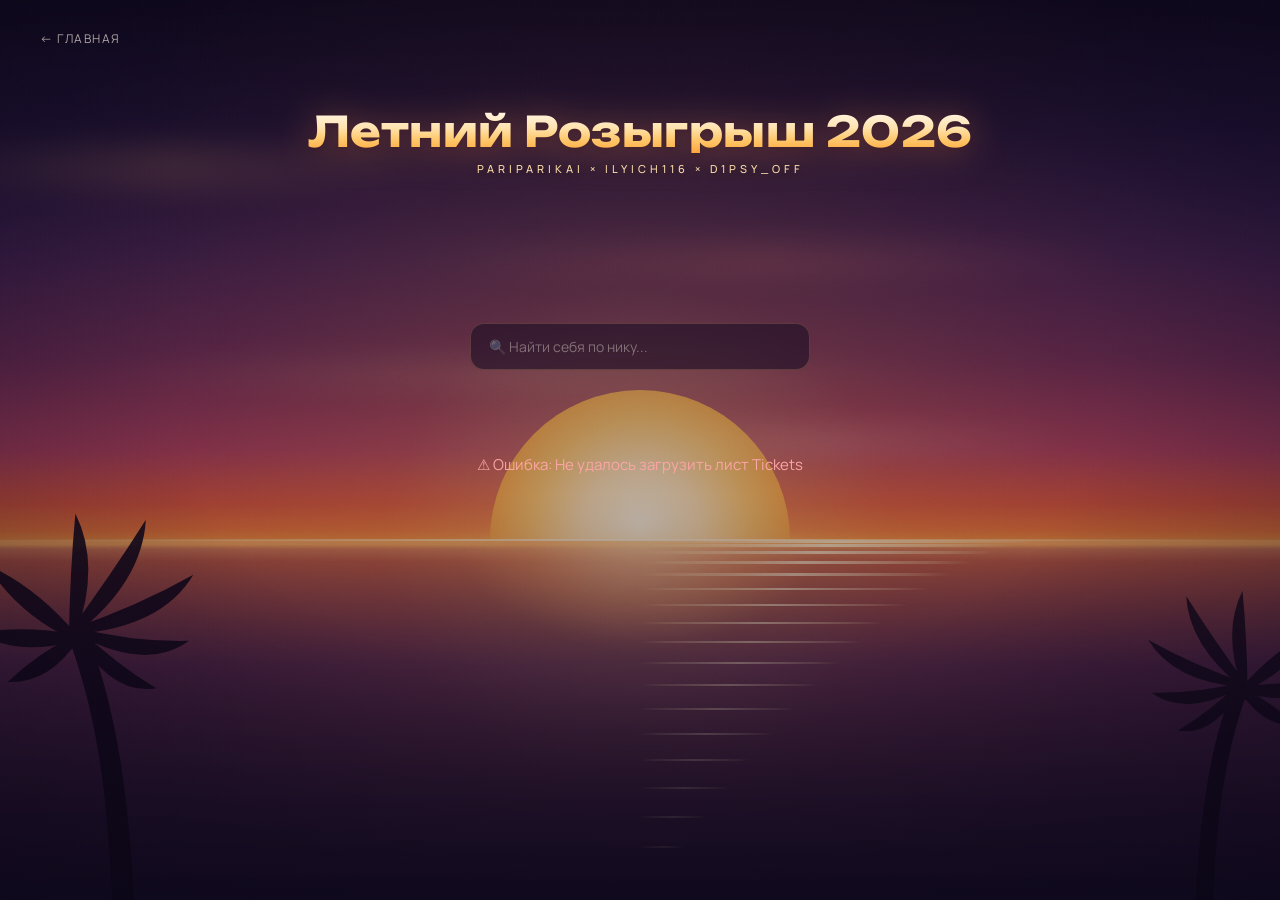
<file: tickets.html>
<!DOCTYPE html>
<html lang="ru">
<head>
<meta charset="UTF-8">
<meta name="viewport" content="width=device-width, initial-scale=1.0">
<title>Летний Розыгрыш — Билеты</title>

<link rel="preconnect" href="https://fonts.googleapis.com">
<link rel="preconnect" href="https://fonts.gstatic.com" crossorigin>
<link href="https://fonts.googleapis.com/css2?family=Unbounded:wght@500;600;700&family=Manrope:wght@400;500;600;700&display=swap" rel="stylesheet">
<link rel="stylesheet" href="theme.css">
<script src="theme.js" defer></script>

<!-- ============================================================
     ⚙ НАСТРОЙКА ⚙
     ============================================================ -->
<script>
  const TICKETS_CSV_URL = "https://docs.google.com/spreadsheets/d/e/2PACX-1vT4e5Snl5FT-EdbjHQKKML7Ze1kNgpYcgx2MtrYWmkIPK32fHBTRfw7i3aKckWVvT6OoOQfOrQlyD6_/pub?gid=1111321722&single=true&output=csv";
  const CONFIG_CSV_URL  = "https://docs.google.com/spreadsheets/d/e/2PACX-1vT4e5Snl5FT-EdbjHQKKML7Ze1kNgpYcgx2MtrYWmkIPK32fHBTRfw7i3aKckWVvT6OoOQfOrQlyD6_/pub?gid=222000002&single=true&output=csv";
  const VIEWERS_CSV_URL = "https://docs.google.com/spreadsheets/d/e/2PACX-1vT4e5Snl5FT-EdbjHQKKML7Ze1kNgpYcgx2MtrYWmkIPK32fHBTRfw7i3aKckWVvT6OoOQfOrQlyD6_/pub?gid=222000001&single=true&output=csv";
  const HOME_URL = "./";

  // Лимит серебра на стримера в месяц. Июнь — 100, июль — 50, август — 25.
  // ВАЖНО: то же число должно стоять в index.html и в формуле MIN(...) в Sheets.
  const SILVER_CAP = 25;
</script>

<style>
  /* Палитра, фоновая сцена и общие компоненты — в theme.css */

  body { padding: 30px 20px 80px; }

  .wrap { max-width: 1200px; margin: 0 auto; }

  .nav { margin-bottom: 18px; display: flex; gap: 16px; }

  /* ===== Шапка-герой ===== */
  .hero {
    position: relative;
    border-radius: 22px;
    overflow: hidden;
    margin-bottom: 28px;
    padding: 44px 24px 30px;
    text-align: center;
    min-height: 230px;
  }
  /* Баннер из Config — с тёплой цветокоррекцией под закат */
  .hero-bg {
    position: absolute;
    inset: 0;
    background-size: cover;
    background-position: center;
    z-index: 0;
    filter: saturate(0.55) sepia(0.45) hue-rotate(-25deg) brightness(0.62) contrast(1.05);
  }
  .hero-bg::after {
    content: '';
    position: absolute;
    inset: 0;
    background:
      linear-gradient(180deg, rgba(255, 140, 70, 0.22) 0%, rgba(168, 60, 91, 0.28) 45%, rgba(18, 11, 38, 0.55) 100%),
      linear-gradient(180deg, rgba(18, 11, 38, 0.35) 0%, rgba(18, 11, 38, 0.6) 65%, rgba(18, 11, 38, 0.85) 100%);
  }
  .hero.no-bg { border: none; }
  .hero.no-bg .hero-bg { background-image: none; }
  .hero.no-bg .hero-bg::after { content: none; }
  .hero:not(.no-bg) {
    border: 1px solid var(--card-border);
    box-shadow: 0 20px 55px rgba(10, 4, 20, 0.5);
  }
  .hero-content { position: relative; z-index: 1; }

  .title { font-size: 42px; margin-bottom: 8px; }
  .subtitle { font-size: 11px; letter-spacing: 4px; margin-bottom: 24px; }

  .streamers {
    display: flex;
    justify-content: center;
    gap: 14px;
    flex-wrap: wrap;
  }
  .streamer-card {
    display: flex;
    flex-direction: column;
    align-items: center;
    gap: 6px;
    padding: 10px 16px;
    min-width: 120px;
  }
  .streamer-avatar { width: 58px; height: 58px; font-size: 20px; }
  .streamer-nick { font-size: 13px; font-weight: 600; letter-spacing: 0.3px; }

  /* ===== Поиск ===== */
  .controls {
    display: flex;
    justify-content: center;
    margin-bottom: 24px;
  }
  .search-input {
    padding: 13px 18px;
    font-size: 14px;
    width: 340px;
    max-width: 100%;
  }

  /* ===== Сводка по всему розыгрышу =====
     Без общего числа билетов процент рядом с игроком не читается:
     подиум создаёт впечатление, что топ-3 забрали почти всё */
  .pool-summary {
    display: flex; align-items: center; justify-content: center;
    gap: 8px 24px; flex-wrap: wrap;
    background: var(--card-bg);
    border: 1px solid var(--card-border);
    border-radius: 14px;
    padding: 12px 18px; margin-bottom: 22px;
    backdrop-filter: blur(10px);
    font-size: 13px; color: var(--text-dim);
    text-align: center;
  }
  .pool-summary b { color: var(--sand); font-weight: 700; font-variant-numeric: tabular-nums; }
  .pool-hint { font-size: 12px; color: var(--text-faint); flex-basis: 100%; }

  /* ===== Шанс выиграть ===== */
  .chance { margin-top: 10px; position: relative; z-index: 1; }
  .chance-val {
    font-size: 16px; font-weight: 700; color: var(--gold-light);
    font-variant-numeric: tabular-nums;
    text-shadow: 0 0 14px rgba(255, 207, 92, 0.35);
  }
  .chance-cap {
    display: block; font-size: 9px; letter-spacing: 1.5px;
    text-transform: uppercase; color: var(--text-faint); margin-top: 3px;
  }
  /* Полоска шириной ровно в долю — наглядно показывает, что доля мала */
  .chance-bar {
    height: 4px; border-radius: 999px; margin-top: 8px;
    background: rgba(255, 255, 255, 0.10); overflow: hidden;
  }
  .chance-bar i {
    display: block; height: 100%; border-radius: 999px; min-width: 2px;
    background: linear-gradient(90deg, var(--amber), var(--gold-warm));
    box-shadow: 0 0 10px rgba(255, 207, 92, 0.5);
  }
  .chance-mini {
    font-size: 11.5px; font-weight: 600; color: var(--gold-light);
    background: rgba(255, 207, 92, 0.12);
    border: 1px solid rgba(255, 207, 92, 0.3);
    border-radius: 999px; padding: 1px 7px;
    font-variant-numeric: tabular-nums; white-space: nowrap;
  }

  /* ===== Заголовки секций ===== */
  .section-title {
    text-align: center;
    font-size: 14px;
    letter-spacing: 3px;
    color: var(--sand);
    text-transform: uppercase;
    margin-bottom: 18px;
  }

  /* ===== Подиум ===== */
  .podium {
    display: grid;
    grid-template-columns: repeat(3, 1fr);
    gap: 14px;
    align-items: stretch;
    margin-bottom: 36px;
  }
  .podium-card {
    background: var(--card-bg);
    backdrop-filter: blur(10px);
    border: 1px solid;
    border-radius: 14px;
    padding: 18px 14px 16px;
    position: relative;
    overflow: hidden;
    text-align: center;
  }
  .podium-card.p-1 {
    border-color: var(--gold);
    background: linear-gradient(180deg, rgba(255, 215, 0, 0.12) 0%, rgba(34, 18, 46, 0.72) 60%);
    box-shadow: 0 0 0 1px var(--gold-glow), 0 12px 40px rgba(255, 215, 0, 0.15);
  }
  .podium-card.p-1::before {
    content: '';
    position: absolute;
    top: -50%; left: -50%;
    width: 200%; height: 200%;
    background: linear-gradient(45deg, transparent 30%, rgba(255, 215, 0, 0.06) 50%, transparent 70%);
    animation: shimmer 5s infinite linear;
    pointer-events: none; z-index: 0;
  }
  @keyframes shimmer { 0% { transform: translate(-50%, -50%) rotate(0deg); } 100% { transform: translate(-50%, -50%) rotate(360deg); } }
  .podium-card.p-2 { border-color: var(--silver); background: linear-gradient(180deg, rgba(212, 212, 216, 0.1) 0%, rgba(34, 18, 46, 0.72) 60%); }
  .podium-card.p-3 { border-color: var(--bronze); background: linear-gradient(180deg, rgba(205, 127, 50, 0.12) 0%, rgba(34, 18, 46, 0.72) 60%); }

  .podium-medal { font-size: 24px; margin-bottom: 4px; position: relative; z-index: 1; }
  .podium-avatar {
    width: 72px; height: 72px;
    border-radius: 50%;
    border: 3px solid;
    background-size: cover; background-position: center;
    margin: 0 auto 10px;
    display: flex; align-items: center; justify-content: center;
    font-size: 24px; font-weight: 500;
    position: relative; z-index: 1;
  }
  .p-1 .podium-avatar { border-color: var(--gold); background-color: rgba(255, 215, 0, 0.15); color: var(--gold); }
  .p-2 .podium-avatar { border-color: var(--silver); background-color: rgba(212, 212, 216, 0.15); color: var(--silver); }
  .p-3 .podium-avatar { border-color: var(--bronze); background-color: rgba(205, 127, 50, 0.18); color: var(--bronze); }
  .podium-nick {
    font-size: 15px; font-weight: 500;
    margin-bottom: 14px;
    position: relative; z-index: 1;
    word-break: break-word;
  }

  /* Разбивка по стримерам в подиуме */
  .streamer-breakdown {
    display: grid;
    grid-template-columns: 1fr 1fr 1fr;
    gap: 5px;
    margin-bottom: 12px;
    position: relative; z-index: 1;
  }
  .streamer-block {
    border-radius: 8px;
    padding: 6px 4px;
    border: 1px solid;
    display: flex;
    flex-direction: column;
    gap: 2px;
    min-width: 0;
  }
  .streamer-block.s-ppk    { background: var(--ppk-bg);    border-color: var(--ppk-border); }
  .streamer-block.s-ilyich { background: var(--ilyich-bg); border-color: var(--ilyich-border); }
  .streamer-block.s-dipsy  { background: var(--dipsy-bg);  border-color: var(--dipsy-border); }

  .sb-tier {
    display: flex;
    align-items: center;
    justify-content: center;
    gap: 3px;
    font-size: 11px;
    font-weight: 600;
    font-variant-numeric: tabular-nums;
    line-height: 1;
  }
  .sb-tier.gold   { color: var(--gold-light); }
  .sb-tier.silver { color: var(--silver-light); }

  .sb-cap {
    font-size: 9px;
    color: var(--text-faint);
    font-weight: 400;
  }

  .ticket-total {
    font-size: 18px;
    font-weight: 600;
    color: var(--coral-light);
    background: linear-gradient(135deg, rgba(255, 138, 76, 0.22), rgba(255, 207, 92, 0.16));
    border: 1px solid rgba(255, 166, 61, 0.45);
    border-radius: 12px;
    padding: 6px 14px;
    display: inline-flex;
    align-items: center;
    gap: 5px;
    position: relative; z-index: 1;
  }
  .ticket-total-label {
    font-size: 10px;
    color: var(--text-faint);
    letter-spacing: 1.5px;
    text-transform: uppercase;
    display: block;
    margin-bottom: 3px;
    position: relative; z-index: 1;
  }

  /* ===== Сетка остальных ===== */
  .grid {
    display: grid;
    grid-template-columns: repeat(auto-fill, minmax(200px, 1fr));
    gap: 12px;
  }

  .ticket-card {
    background: var(--card-bg);
    backdrop-filter: blur(8px);
    border: 1px solid var(--card-border);
    border-radius: 12px;
    padding: 14px 12px 12px;
    position: relative;
    transition: transform 0.15s ease, border-color 0.15s ease;
    cursor: pointer;
    user-select: none;
  }
  .ticket-card:hover {
    transform: translateY(-2px);
    border-color: var(--coral);
    box-shadow: 0 8px 24px rgba(255, 138, 76, 0.20);
  }
  .ticket-card.expanded {
    border-color: var(--coral-light);
    box-shadow: 0 8px 28px rgba(255, 138, 76, 0.28);
  }

  .ticket-rank {
    position: absolute; top: 8px; left: 10px;
    font-size: 11px; color: var(--text-faint); letter-spacing: 1px;
  }
  .ticket-summary {
    display: flex;
    align-items: center;
    gap: 12px;
    margin-top: 8px;
  }
  .ticket-avatar {
    width: 48px; height: 48px;
    border-radius: 50%;
    border: 2px solid var(--card-border);
    background-size: cover; background-position: center;
    background-color: rgba(28, 14, 38, 0.7);
    display: flex; align-items: center; justify-content: center;
    font-size: 16px; color: var(--text-dim);
    flex-shrink: 0;
  }
  .ticket-info {
    flex: 1;
    min-width: 0;
    display: flex;
    flex-direction: column;
    gap: 4px;
  }
  .ticket-nick {
    font-size: 14px; font-weight: 500;
    word-break: break-word;
  }
  .ticket-summary-row {
    display: flex;
    align-items: center;
    gap: 8px;
    flex-wrap: wrap;
  }
  .ticket-total-mini {
    font-size: 14px;
    font-weight: 600;
    color: var(--coral-light);
  }
  .ticket-dots {
    display: inline-flex;
    gap: 4px;
    align-items: center;
  }
  .ticket-dot {
    width: 6px;
    height: 6px;
    border-radius: 50%;
    flex-shrink: 0;
  }
  .ticket-dot.s-ppk    { background: var(--ppk-color); }
  .ticket-dot.s-ilyich { background: var(--ilyich-color); }
  .ticket-dot.s-dipsy  { background: var(--dipsy-color); }
  .ticket-dot.faded { opacity: 0.25; }

  .expand-icon {
    position: absolute;
    top: 12px; right: 12px;
    font-size: 11px;
    color: var(--text-faint);
    transition: transform 0.25s ease;
  }
  .ticket-card.expanded .expand-icon {
    transform: rotate(180deg);
  }

  /* Раскрытая часть карточки */
  .ticket-details {
    max-height: 0;
    overflow: hidden;
    transition: max-height 0.3s ease-out, margin-top 0.3s ease-out, padding-top 0.3s ease-out;
    margin-top: 0;
    padding-top: 0;
  }
  .ticket-card.expanded .ticket-details {
    max-height: 240px;
    margin-top: 12px;
    padding-top: 12px;
    border-top: 1px solid var(--card-border);
  }

  /* Кросс-страничный хелпер: использован в подиуме как .streamer-breakdown,
     а в раскрытой карточке как .breakdown-compact */
  .breakdown-compact {
    display: grid;
    grid-template-columns: 1fr 1fr 1fr;
    gap: 5px;
  }

  .status {
    text-align: center;
    color: var(--text-dim);
    padding: 60px 20px;
    font-size: 15px;
  }
  .status.error { color: #fca5a5; }
  .status code { background: rgba(255,255,255,0.08); padding: 2px 8px; border-radius: 4px; font-family: monospace; }

  .no-results {
    text-align: center;
    color: var(--text-faint);
    padding: 30px;
    font-style: italic;
    grid-column: 1 / -1;
  }

  @media (max-width: 700px) {
    body { padding: 20px 14px 60px; }
    .hero { padding: 28px 14px 22px; min-height: 0; }
    .title { font-size: 26px; letter-spacing: 1.5px; }
    .subtitle { font-size: 10px; letter-spacing: 3px; margin-bottom: 16px; }
    .streamers { gap: 8px; }
    .streamer-card { min-width: 0; padding: 8px 10px; flex: 1; max-width: 100px; }
    .streamer-avatar { width: 48px; height: 48px; font-size: 16px; }
    .streamer-nick { font-size: 11px; }
    .podium { grid-template-columns: 1fr; gap: 10px; max-width: 360px; margin-left: auto; margin-right: auto; }
    .podium-card.p-1 { order: 1; }
    .podium-card.p-2 { order: 2; }
    .podium-card.p-3 { order: 3; }
    .grid { grid-template-columns: repeat(auto-fill, minmax(150px, 1fr)); gap: 8px; }
    .streamer-breakdown { gap: 3px; }
    .sb-tier { font-size: 10px; }
    .ticket-card { padding: 12px 10px 10px; }
    .ticket-avatar { width: 42px; height: 42px; }
  }
</style>
</head>

<body>
  <div class="wrap">
    <div class="nav">
      <a href="./">← Главная</a>
    </div>

    <!-- Шапка-герой -->
    <div id="hero" class="hero no-bg">
      <div class="hero-bg" id="hero-bg"></div>
      <div class="hero-content">
        <h1 class="title" id="event-title">Летний Розыгрыш 2026</h1>
        <p class="subtitle" id="event-subtitle">PariPariKai × Ilyich116 × d1psy_off</p>
        <div class="streamers" id="streamers"></div>
      </div>
    </div>

    <!-- Поиск -->
    <div class="controls">
      <input type="text" class="search-input" id="search-input" placeholder="🔍 Найти себя по нику...">
    </div>

    <div id="status" class="status">Загружаю билеты...</div>

    <div id="content" style="display:none;">
      <div class="pool-summary" id="pool-summary"></div>

      <div id="podium-wrap" style="display:none;">
        <p class="section-title">⚜ Топ 3 ⚜</p>
        <div class="podium" id="podium"></div>
      </div>
      <div id="rest-wrap" style="display:none;">
        <p class="section-title">Остальные участники</p>
        <p style="text-align:center; color:var(--text-faint); font-size:12px; margin-bottom:16px;">Нажми на карточку, чтобы увидеть детали</p>
        <div class="grid" id="grid"></div>
      </div>
    </div>
  </div>

<script>
// ============================================================
// CSV-парсинг
// ============================================================
function parseCSV(text) {
  const rows = [];
  let row = [], cell = '', inQuotes = false;
  for (let i = 0; i < text.length; i++) {
    const c = text[i], next = text[i + 1];
    if (inQuotes) {
      if (c === '"' && next === '"') { cell += '"'; i++; }
      else if (c === '"') { inQuotes = false; }
      else { cell += c; }
    } else {
      if (c === '"') { inQuotes = true; }
      else if (c === ',') { row.push(cell); cell = ''; }
      else if (c === '\n') { row.push(cell); rows.push(row); row = []; cell = ''; }
      else if (c === '\r') {}
      else { cell += c; }
    }
  }
  if (cell.length > 0 || row.length > 0) {
    row.push(cell);
    if (row.some(c => c.length > 0)) rows.push(row);
  }
  return rows;
}

function rowsToViewers(rows) {
  if (rows.length < 2) return {};
  const headers = rows[0].map(h => h.trim().toLowerCase());
  const nickIdx = headers.indexOf('ник') >= 0 ? headers.indexOf('ник') : headers.indexOf('nick');
  const avatarIdx = headers.indexOf('аватар') >= 0 ? headers.indexOf('аватар') : headers.indexOf('avatar_url');
  if (nickIdx < 0) return {};
  const map = {};
  rows.slice(1).forEach(r => {
    if (r.length > 0 && r[nickIdx] && r[nickIdx].trim()) {
      const nick = r[nickIdx].trim();
      map[nick.toLowerCase()] = {
        nick: nick,
        avatar: avatarIdx >= 0 ? (r[avatarIdx] || '').trim() : '',
      };
    }
  });
  return map;
}

function colIndex(headers, name) {
  return headers.indexOf(name.toLowerCase());
}

function num(r, idx) {
  if (idx < 0 || idx >= r.length) return 0;
  return parseInt((r[idx] || '0').trim(), 10) || 0;
}

function rowsToTickets(rows, viewersMap) {
  if (rows.length < 2) return [];
  const headers = rows[0].map(h => h.trim().toLowerCase());

  const idx = {
    nick:    colIndex(headers, 'ник'),
    gold_ppk:    colIndex(headers, 'золото_ппк'),
    gold_ilyich: colIndex(headers, 'золото_ильич'),
    gold_dipsy:  colIndex(headers, 'золото_дипси'),
    silver_ppk:    colIndex(headers, 'серебро_ппк'),
    silver_ilyich: colIndex(headers, 'серебро_ильич'),
    silver_dipsy:  colIndex(headers, 'серебро_дипси'),
    tickets: colIndex(headers, 'билеты'),
    avatar:  colIndex(headers, 'аватар'),
  };

  if (idx.nick < 0 || idx.tickets < 0) return [];

  return rows.slice(1)
    .filter(r => r.length > 0 && r[idx.nick] && r[idx.nick].trim())
    .map(r => {
      const nick = (r[idx.nick] || '').trim();
      const viewer = viewersMap[nick.toLowerCase()] || {};
      const avatarFromSheet = idx.avatar >= 0 ? (r[idx.avatar] || '').trim() : '';
      return {
        nick: nick,
        avatar: viewer.avatar || avatarFromSheet || '',
        tickets:       num(r, idx.tickets),
        gold_ppk:      num(r, idx.gold_ppk),
        gold_ilyich:   num(r, idx.gold_ilyich),
        gold_dipsy:    num(r, idx.gold_dipsy),
        silver_ppk:    num(r, idx.silver_ppk),
        silver_ilyich: num(r, idx.silver_ilyich),
        silver_dipsy:  num(r, idx.silver_dipsy),
      };
    })
    .filter(t => t.tickets > 0)
    .sort((a, b) => b.tickets - a.tickets);
}

function rowsToConfig(rows) {
  if (rows.length < 2) return {};
  const headers = rows[0].map(h => h.trim().toLowerCase());
  const keyIdx = headers.indexOf('key');
  const valIdx = headers.indexOf('value');
  if (keyIdx < 0 || valIdx < 0) return {};
  const config = {};
  rows.slice(1).forEach(r => {
    if (r.length > 0 && r[keyIdx]) {
      config[r[keyIdx].trim().toLowerCase()] = (r[valIdx] || '').trim();
    }
  });
  return config;
}

function initials(nick) {
  const clean = nick.replace(/[^A-Za-zА-Яа-я0-9]/g, '');
  if (clean.length >= 2) return (clean[0] + clean[1]).toUpperCase();
  return (clean[0] || '?').toUpperCase();
}

function esc(s) {
  return String(s).replace(/[&<>"']/g, c => ({
    '&':'&amp;','<':'&lt;','>':'&gt;','"':'&quot;',"'":'&#39;'
  }[c]));
}

// ============================================================
// Web Audio — "поп" при раскрытии карточки
// ============================================================
let audioCtx = null;
function playPop() {
  try {
    if (!audioCtx) audioCtx = new (window.AudioContext || window.webkitAudioContext)();
    if (audioCtx.state === 'suspended') audioCtx.resume();

    const t = audioCtx.currentTime;
    const osc = audioCtx.createOscillator();
    const gain = audioCtx.createGain();

    osc.type = 'sine';
    osc.frequency.setValueAtTime(420, t);
    osc.frequency.exponentialRampToValueAtTime(180, t + 0.10);

    gain.gain.setValueAtTime(0.0001, t);
    gain.gain.exponentialRampToValueAtTime(0.18, t + 0.01);
    gain.gain.exponentialRampToValueAtTime(0.0001, t + 0.13);

    osc.connect(gain);
    gain.connect(audioCtx.destination);
    osc.start(t);
    osc.stop(t + 0.15);
  } catch (e) { /* тихо игнорируем */ }
}

// ============================================================
// Шапка
// ============================================================
function setupHeader(config) {
  const hero = document.getElementById('hero');
  const heroBg = document.getElementById('hero-bg');

  if (config.header_banner_url) {
    heroBg.style.backgroundImage = `url('${config.header_banner_url}')`;
    hero.classList.remove('no-bg');
  } else {
    heroBg.style.backgroundImage = '';
    hero.classList.add('no-bg');
  }

  if (config.event_title) document.getElementById('event-title').textContent = config.event_title;
  if (config.event_subtitle) document.getElementById('event-subtitle').textContent = config.event_subtitle;

  renderStreamers(config);
}

const STREAMER_SLOTS = [
  { idx: 1, klass: 's-ppk' },
  { idx: 2, klass: 's-ilyich' },
  { idx: 3, klass: 's-dipsy' },
];

function renderStreamers(config) {
  const container = document.getElementById('streamers');
  if (!container) return;

  const cards = STREAMER_SLOTS.map(slot => {
    const nick = (config[`streamer${slot.idx}_nick`] || '').trim();
    if (!nick) return '';
    const avatar = (config[`streamer${slot.idx}_avatar_url`] || '').trim();
    const url = (config[`streamer${slot.idx}_twitch_url`] || '').trim();
    const avatarHtml = avatar
      ? `<div class="streamer-avatar" style="background-image:url('${esc(avatar)}');"></div>`
      : `<div class="streamer-avatar">${esc(initials(nick))}</div>`;
    const tag = url ? 'a' : 'div';
    const attrs = url
      ? `href="${esc(url)}" target="_blank" rel="noopener noreferrer"`
      : '';
    return `<${tag} class="streamer-card ${slot.klass}" ${attrs}>${avatarHtml}<div class="streamer-nick">${esc(nick)}</div></${tag}>`;
  }).join('');

  container.innerHTML = cards;
}

// ============================================================
// Рендер блока разбивки по стримерам (общий для подиума и раскрытой карточки)
// ============================================================
function streamerBlock(klass, gold, silver) {
  const goldHtml = `<div class="sb-tier gold" title="Золото — без лимита">🟡 ${gold}</div>`;
  const silverHtml = `
    <div class="sb-tier silver" title="Серебро — лимит ${SILVER_CAP}">
      ⚪ ${silver}<span class="sb-cap">/${SILVER_CAP}</span>
    </div>
  `;
  return `<div class="streamer-block ${klass}">${goldHtml}${silverHtml}</div>`;
}

function streamerBreakdown(t, wrapperClass) {
  return `
    <div class="${wrapperClass}">
      ${streamerBlock('s-ppk',    t.gold_ppk,    t.silver_ppk)}
      ${streamerBlock('s-ilyich', t.gold_ilyich, t.silver_ilyich)}
      ${streamerBlock('s-dipsy',  t.gold_dipsy,  t.silver_dipsy)}
    </div>
  `;
}

function dotsBar(t) {
  const has = (g, s) => g > 0 || s > 0;
  return `
    <span class="ticket-dots">
      <span class="ticket-dot s-ppk${has(t.gold_ppk, t.silver_ppk) ? '' : ' faded'}" title="ПариПариКай"></span>
      <span class="ticket-dot s-ilyich${has(t.gold_ilyich, t.silver_ilyich) ? '' : ' faded'}" title="Ильич"></span>
      <span class="ticket-dot s-dipsy${has(t.gold_dipsy, t.silver_dipsy) ? '' : ' faded'}" title="Дипси"></span>
    </span>
  `;
}

// ============================================================
// Шанс выиграть = доля билетов игрока от ВСЕХ билетов в розыгрыше.
// Знаменатель всегда общий: при поиске проценты не должны меняться.
// ============================================================
let totalTickets = 0;

function winChance(t) {
  return totalTickets > 0 ? (t.tickets / totalTickets) * 100 : 0;
}

// 17.4% · 3.2% · 0.05% · <0.01% — мелкие доли не должны схлопываться в «0%»
function formatPct(p) {
  if (p <= 0) return '0%';
  if (p < 0.01) return '<0,01%';
  const s = (p < 1 ? p.toFixed(2) : p.toFixed(1));
  return s.replace('.', ',') + '%';
}

function chanceBlock(t) {
  const p = winChance(t);
  return `
    <div class="chance" title="Доля от всех билетов в розыгрыше">
      <span class="chance-val">${formatPct(p)}</span>
      <span class="chance-cap">шанс выиграть</span>
      <div class="chance-bar"><i style="width:${Math.min(100, p).toFixed(2)}%"></i></div>
    </div>
  `;
}

function renderPoolSummary() {
  const el = document.getElementById('pool-summary');
  if (!el) return;
  const people = allTickets.length;
  const top3 = allTickets.slice(0, 3).reduce((s, t) => s + t.tickets, 0);
  const top3Pct = totalTickets > 0 ? (top3 / totalTickets) * 100 : 0;
  el.innerHTML = `
    <span>🎟️ Всего билетов: <b>${totalTickets}</b></span>
    <span>👥 Участников: <b>${people}</b></span>
    <span>🏆 У топ-3: <b>${formatPct(top3Pct)}</b> всех билетов</span>
    <span class="pool-hint">Процент у каждого — его доля от общего числа билетов, то есть шанс выиграть на колесе.</span>
  `;
}

// ============================================================
// Подиум
// ============================================================
function buildAvatar(t, sizeClass) {
  if (t.avatar) return `<div class="${sizeClass}" style="background-image:url('${esc(t.avatar)}');"></div>`;
  return `<div class="${sizeClass}">${esc(initials(t.nick))}</div>`;
}

function renderPodium(top3) {
  const podium = document.getElementById('podium');
  // Порядок: 2-е, 1-е, 3-е (классический подиум)
  const order = [top3[1], top3[0], top3[2]];
  const positions = [2, 1, 3];
  const medals = { 1: '🥇', 2: '🥈', 3: '🥉' };

  podium.innerHTML = order.map((t, i) => {
    if (!t) return '<div></div>';
    const pos = positions[i];
    return `
      <div class="podium-card p-${pos}">
        <div class="podium-medal">${medals[pos]}</div>
        ${buildAvatar(t, 'podium-avatar')}
        <div class="podium-nick">${esc(t.nick)}</div>
        ${streamerBreakdown(t, 'streamer-breakdown')}
        <div>
          <span class="ticket-total-label">всего билетов</span>
          <span class="ticket-total">🎟️ ${t.tickets}</span>
        </div>
        ${chanceBlock(t)}
      </div>
    `;
  }).join('');

  document.getElementById('podium-wrap').style.display = 'block';
}

// ============================================================
// Сетка остальных — компактная карточка с раскрытием
// ============================================================
function renderTicketCard(t, rank) {
  return `
    <div class="ticket-card" data-nick="${esc(t.nick.toLowerCase())}">
      <div class="ticket-rank">#${rank}</div>
      <div class="expand-icon">▼</div>
      <div class="ticket-summary">
        ${buildAvatar(t, 'ticket-avatar')}
        <div class="ticket-info">
          <div class="ticket-nick">${esc(t.nick)}</div>
          <div class="ticket-summary-row">
            <span class="ticket-total-mini">🎟️ ${t.tickets}</span>
            <span class="chance-mini" title="Шанс выиграть — доля от всех билетов">${formatPct(winChance(t))}</span>
            ${dotsBar(t)}
          </div>
        </div>
      </div>
      <div class="ticket-details">
        ${streamerBreakdown(t, 'breakdown-compact')}
      </div>
    </div>
  `;
}

function renderGrid(rest, startRank = 4) {
  const grid = document.getElementById('grid');
  if (rest.length === 0) {
    grid.innerHTML = '';
    document.getElementById('rest-wrap').style.display = 'none';
    return;
  }
  grid.innerHTML = rest.map((t, i) => renderTicketCard(t, startRank + i)).join('');
  document.getElementById('rest-wrap').style.display = 'block';
  attachExpandHandlers();
}

function attachExpandHandlers() {
  document.querySelectorAll('.ticket-card').forEach(card => {
    card.addEventListener('click', (e) => {
      if (e.target.closest('a')) return;
      const wasExpanded = card.classList.contains('expanded');
      card.classList.toggle('expanded');
      if (!wasExpanded) playPop();
    });
  });
}

// ============================================================
// Состояние и фильтр
// ============================================================
let allTickets = [];

function applyFilters() {
  const search = (document.getElementById('search-input').value || '').trim().toLowerCase();
  let filtered = allTickets;
  if (search) filtered = allTickets.filter(t => t.nick.toLowerCase().includes(search));

  const podiumWrap = document.getElementById('podium-wrap');
  const restWrap = document.getElementById('rest-wrap');
  const grid = document.getElementById('grid');

  if (search) {
    // В режиме поиска — скрываем подиум, всё в сетку
    podiumWrap.style.display = 'none';
    if (filtered.length === 0) {
      restWrap.style.display = 'block';
      grid.innerHTML = '<div class="no-results">Никого не нашли по этому нику</div>';
    } else {
      grid.innerHTML = filtered.map(t => {
        const rank = allTickets.indexOf(t) + 1;
        return renderTicketCard(t, rank);
      }).join('');
      restWrap.style.display = 'block';
      attachExpandHandlers();
    }
    return;
  }

  // Без поиска — подиум + сетка
  const top3 = filtered.slice(0, 3);
  const rest = filtered.slice(3);

  if (top3.length > 0) renderPodium(top3);
  else podiumWrap.style.display = 'none';

  renderGrid(rest);
}

document.getElementById('search-input').addEventListener('input', applyFilters);

// ============================================================
// Загрузка данных
// ============================================================
let viewersMap = {};

async function loadAll() {
  const status = document.getElementById('status');
  const content = document.getElementById('content');

  if (!TICKETS_CSV_URL || TICKETS_CSV_URL === 'https://docs.google.com/spreadsheets/d/e/2PACX-1vT4e5Snl5FT-EdbjHQKKML7Ze1kNgpYcgx2MtrYWmkIPK32fHBTRfw7i3aKckWVvT6OoOQfOrQlyD6_/pubhtml?gid=1111321722&single=true') {
    status.classList.add('error');
    status.innerHTML = '⚠ Не настроена ссылка <code>TICKETS_CSV_URL</code>';
    return;
  }

  try {
    const [ticketsRes, configRes, viewersRes] = await Promise.allSettled([
      fetch(TICKETS_CSV_URL),
      CONFIG_CSV_URL && CONFIG_CSV_URL !== 'https://docs.google.com/spreadsheets/d/e/2PACX-1vT4e5Snl5FT-EdbjHQKKML7Ze1kNgpYcgx2MtrYWmkIPK32fHBTRfw7i3aKckWVvT6OoOQfOrQlyD6_/pubhtml?gid=222000002&single=true'
        ? fetch(CONFIG_CSV_URL) : Promise.resolve(null),
      VIEWERS_CSV_URL && VIEWERS_CSV_URL !== 'https://docs.google.com/spreadsheets/d/e/2PACX-1vT4e5Snl5FT-EdbjHQKKML7Ze1kNgpYcgx2MtrYWmkIPK32fHBTRfw7i3aKckWVvT6OoOQfOrQlyD6_/pubhtml?gid=222000001&single=true'
        ? fetch(VIEWERS_CSV_URL) : Promise.resolve(null),
    ]);

    if (viewersRes.status === 'fulfilled' && viewersRes.value && viewersRes.value.ok) {
      viewersMap = rowsToViewers(parseCSV(await viewersRes.value.text()));
    }

    if (configRes.status === 'fulfilled' && configRes.value && configRes.value.ok) {
      setupHeader(rowsToConfig(parseCSV(await configRes.value.text())));
    } else {
      setupHeader({});
    }

    if (ticketsRes.status === 'rejected' || !ticketsRes.value.ok) {
      throw new Error('Не удалось загрузить лист Tickets');
    }
    allTickets = rowsToTickets(parseCSV(await ticketsRes.value.text()), viewersMap);
    // Знаменатель для шанса — сумма билетов всех участников
    totalTickets = allTickets.reduce((s, t) => s + t.tickets, 0);
    renderPoolSummary();

    if (allTickets.length === 0) {
      status.innerHTML = '🎟️ Пока ни у кого нет билетов. Заходи на стрим — копи билеты!';
      return;
    }

    applyFilters();
    status.style.display = 'none';
    content.style.display = 'block';
  } catch (err) {
    status.classList.add('error');
    status.innerHTML = '⚠ Ошибка: ' + esc(err.message);
  }
}

loadAll();
setInterval(loadAll, 60000);
</script>
</body>
</html>
</file>
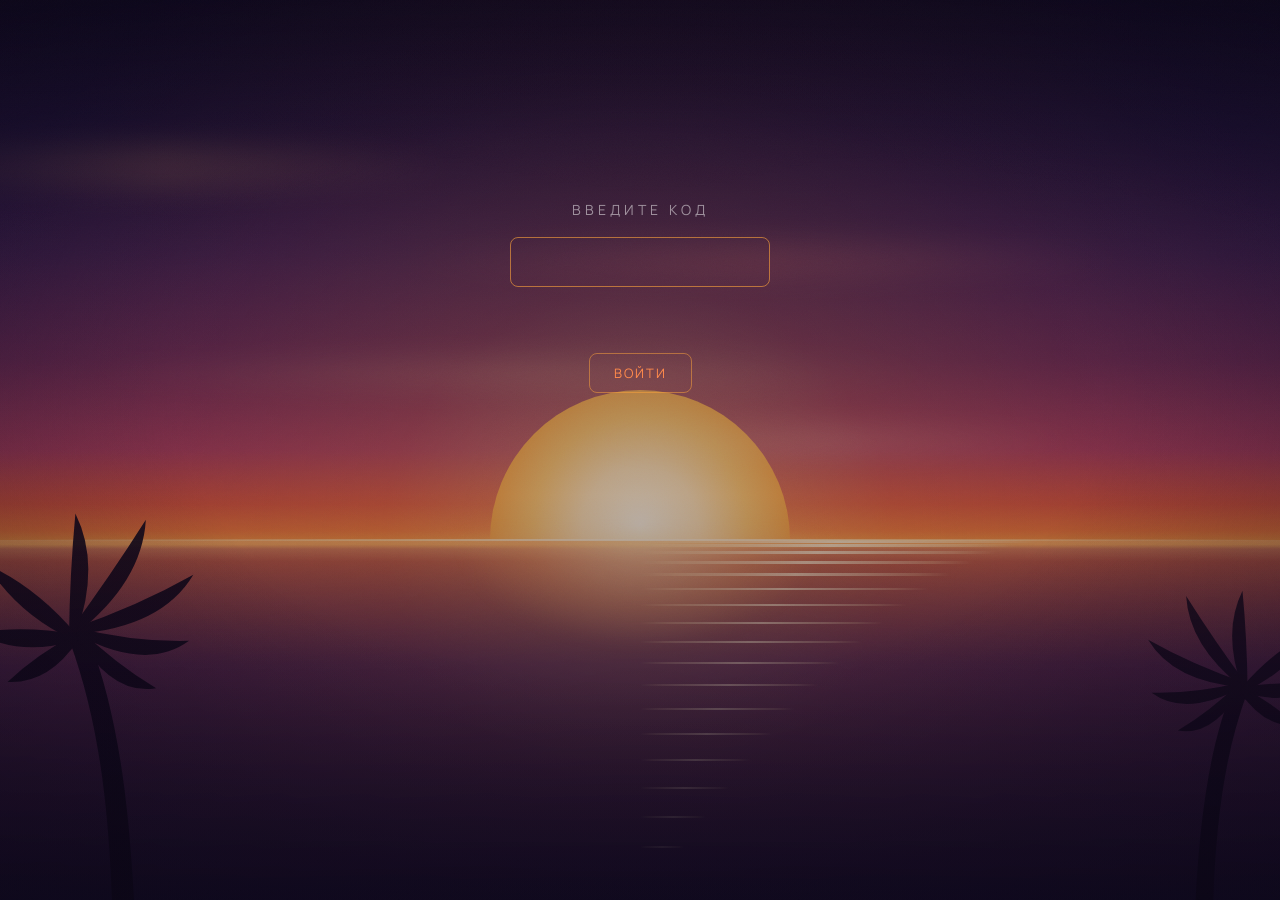
<file: wheel.html>
<!DOCTYPE html>
<html lang="ru">
<head>
<meta charset="UTF-8">
<meta name="viewport" content="width=device-width, initial-scale=1.0">
<title>Summer Wheel</title>
<meta name="robots" content="noindex,nofollow">

<link rel="preconnect" href="https://fonts.googleapis.com">
<link rel="preconnect" href="https://fonts.gstatic.com" crossorigin>
<link href="https://fonts.googleapis.com/css2?family=Unbounded:wght@500;600;700&family=Manrope:wght@400;500;600;700&display=swap" rel="stylesheet">
<link rel="stylesheet" href="theme.css">
<script src="theme.js" defer></script>

<!-- ============================================================
     ⚙ НАСТРОЙКА ⚙
     TICKETS_CSV_URL — лист Tickets из новой таблицы летнего ивента
     VIEWERS_CSV_URL — лист Viewers (база зрителей с аватарками)
     WHEEL_ACCESS_HASH — SHA-256 хэш пароля доступа к рулетке.
       Сам пароль НЕ хранится в коде. Чтобы поменять пароль —
       вычисли SHA-256 нового пароля через консоль браузера:
         crypto.subtle.digest('SHA-256', new TextEncoder().encode('твой_пароль'))
           .then(b => console.log(Array.from(new Uint8Array(b)).map(x=>x.toString(16).padStart(2,'0')).join('')))
       и вставь сюда.
     ============================================================ -->
<script>
  const TICKETS_CSV_URL = "https://docs.google.com/spreadsheets/d/e/2PACX-1vT4e5Snl5FT-EdbjHQKKML7Ze1kNgpYcgx2MtrYWmkIPK32fHBTRfw7i3aKckWVvT6OoOQfOrQlyD6_/pub?gid=1111321722&single=true&output=csv";
  const VIEWERS_CSV_URL = "https://docs.google.com/spreadsheets/d/e/2PACX-1vT4e5Snl5FT-EdbjHQKKML7Ze1kNgpYcgx2MtrYWmkIPK32fHBTRfw7i3aKckWVvT6OoOQfOrQlyD6_/pub?gid=222000001&single=true&output=csv";
  const WHEEL_ACCESS_HASH = "1c73e95c8f62ff46ee435d0bd498c81f378ae75a9266a1fe96fe5714fa81c2fc";
</script>

<style>
  /* Палитра и фоновая сцена — в theme.css */

  body {
    padding: 20px;
    display: flex;
    flex-direction: column;
    align-items: center;
  }

  /* ===== Экран входа ===== */
  .gate { margin-top: 20vh; text-align: center; position: relative; z-index: 1; }
  .gate-title {
    font-size: 14px; letter-spacing: 4px;
    color: rgba(255,255,255,0.5);
    text-transform: uppercase; margin-bottom: 18px;
  }
  .gate-input {
    background: transparent;
    border: 1px solid rgba(255,255,255,0.2);
    border-radius: 8px; padding: 12px 16px;
    color: #fff; font-family: inherit; font-size: 18px;
    width: 260px; outline: none; text-align: center; letter-spacing: 4px;
  }
  .gate-input:focus { border-color: rgba(255,166,61,0.6); }
  .gate-error { color: #F09595; font-size: 13px; margin-top: 12px; min-height: 18px; }
  .gate-button {
    margin-top: 14px; background: transparent;
    border: 1px solid rgba(255,166,61,0.5);
    color: var(--accent); padding: 10px 24px;
    font-family: inherit; font-size: 13px; letter-spacing: 2px;
    text-transform: uppercase; border-radius: 8px; cursor: pointer;
    transition: all 0.15s ease;
  }
  .gate-button:hover { background: rgba(255,166,61,0.12); }

  /* ===== Основной интерфейс ===== */
  .app {
    width: 100%; max-width: 1100px;
    display: none;
    flex-direction: column; align-items: center;
    position: relative; z-index: 1;
  }

  .app-header {
    width: 100%; display: flex;
    justify-content: space-between; align-items: center;
    margin-bottom: 20px; padding: 0 4px;
  }
  .app-title { font-size: 18px; letter-spacing: 3px; color: var(--accent); text-transform: uppercase; }
  .app-stats { font-size: 12px; color: rgba(255,255,255,0.5); letter-spacing: 1px; }

  /* ===== Колесо ===== */
  .wheel-area {
    position: relative;
    width: 100%; max-width: 700px;
    aspect-ratio: 1 / 1;
    margin-bottom: 24px;
  }

  .wheel-svg {
    width: 100%; height: 100%;
    display: block;
    filter: drop-shadow(0 8px 24px rgba(0,0,0,0.5));
  }

  /* Стрелка справа, указывает влево.
     Сбоку ник победителя оказывается написан горизонтально — его удобно
     читать в момент остановки (сверху текст вставал бы вертикально). */
  .wheel-pointer {
    position: absolute;
    right: -10px;
    top: 50%;
    transform: translateY(-50%);
    width: 60px;
    height: 52px;
    z-index: 10;
    filter: drop-shadow(-4px 4px 8px rgba(0,0,0,0.6));
    transform-origin: 88% 50%; /* основание стрелки = центр поворота */
    transition: transform 0.05s ease-out;
  }
  .wheel-pointer svg { width: 100%; height: 100%; }

  /* Дёрганье: колесо крутится по часовой, у правого края идёт вниз —
     значит и стрелку отбрасывает вниз */
  @keyframes pointerTick {
    0%   { transform: translateY(-50%) rotate(0deg); }
    30%  { transform: translateY(-50%) rotate(16deg); }
    100% { transform: translateY(-50%) rotate(0deg); }
  }
  .wheel-pointer.ticking { animation: pointerTick 0.18s ease-out; }

  /* ===== Контролы ===== */
  .controls {
    display: flex; gap: 14px; flex-wrap: wrap;
    justify-content: center; margin-bottom: 20px;
  }

  .ctrl-btn {
    background: rgba(40,20,52,0.62);
    border: 1px solid rgba(255,255,255,0.14);
    color: rgba(255,255,255,0.85); padding: 12px 22px;
    font-family: inherit; font-size: 14px; letter-spacing: 1px;
    text-transform: uppercase; border-radius: 8px; cursor: pointer;
    transition: all 0.15s ease;
  }
  .ctrl-btn:hover:not(:disabled) {
    background: rgba(40,20,52,0.85);
    border-color: rgba(255,255,255,0.3);
    transform: translateY(-1px);
  }
  .ctrl-btn:disabled { opacity: 0.4; cursor: not-allowed; }
  .ctrl-btn.primary {
    background: rgba(40,20,52,0.75);
    border-color: rgba(255,200,107,0.45);
    color: #ffe4a3;
  }
  .ctrl-btn.primary:hover:not(:disabled) {
    background: rgba(255,138,76,0.28);
    border-color: rgba(255,200,107,0.75);
    box-shadow: 0 4px 16px rgba(0,0,0,0.25);
  }
  .ctrl-btn.danger {
    background: rgba(40,20,52,0.62);
    border-color: rgba(240,149,149,0.35); color: #f2c4c4;
  }
  .ctrl-btn.danger:hover:not(:disabled) { background: rgba(216,90,48,0.2); }

  .duration-group {
    display: flex; align-items: center; gap: 8px;
    background: rgba(255,255,255,0.04);
    border: 1px solid rgba(255,255,255,0.1);
    border-radius: 8px; padding: 4px;
  }
  .duration-label {
    font-size: 11px; letter-spacing: 1px;
    color: rgba(255,255,255,0.5);
    text-transform: uppercase; padding: 0 8px;
  }
  .duration-btn {
    background: transparent; border: none;
    color: rgba(255,255,255,0.6);
    padding: 8px 14px; font-family: inherit;
    font-size: 13px; font-weight: 500;
    border-radius: 6px; cursor: pointer; transition: all 0.15s ease;
  }
  .duration-btn.active { background: rgba(255,200,107,0.22); color: #ffd89b; }
  .duration-btn:hover:not(.active) { color: #fff; }

  /* Звук */
  .sound-toggle {
    background: transparent;
    border: 1px solid rgba(151,196,89,0.4);
    border-radius: 8px; padding: 10px 14px;
    cursor: pointer; color: #97C459;
    font-family: inherit; font-size: 13px;
    transition: all 0.15s ease;
  }
  .sound-toggle:hover { background: rgba(151,196,89,0.05); }
  .sound-toggle.off { color: rgba(255,255,255,0.5); border-color: rgba(255,255,255,0.15); }

  /* ===== Режим выбывания индикатор ===== */
  .elimination-status {
    background: rgba(255,166,61,0.12);
    border: 1px solid rgba(255,166,61,0.32);
    border-radius: 8px; padding: 10px 20px;
    color: #ffcf5c; font-size: 13px; letter-spacing: 1px;
    text-align: center; margin-bottom: 16px;
    display: none;
  }
  .elimination-status.active { display: block; }

  /* ===== Layout: колесо слева, история справа ===== */
  .main-row {
    width: 100%;
    display: flex; gap: 24px;
    justify-content: center; align-items: flex-start;
  }
  .wheel-col {
    flex: 1 1 auto; min-width: 0; max-width: 700px;
    display: flex; flex-direction: column; align-items: center;
  }

  /* ===== Лог (история розыгрыша) ===== */
  .log {
    flex: 0 0 360px;
    background: rgba(0,0,0,0.3);
    border: 1px solid rgba(255,255,255,0.08);
    border-radius: 8px; padding: 14px;
    max-height: 640px;
    overflow-y: auto; overflow-x: hidden;
    display: none;
    position: sticky; top: 20px;
  }
  .log.has-entries { display: block; }
  .log-title {
    font-size: 11px; letter-spacing: 2px;
    color: rgba(255,255,255,0.5); text-transform: uppercase;
    margin-bottom: 8px;
  }
  .log-entry {
    font-size: 13px; padding: 6px 8px;
    color: rgba(255,255,255,0.7);
    border-bottom: 1px solid rgba(255,255,255,0.05);
    border-radius: 6px;
  }
  .log-entry:last-child { border-bottom: none; }
  .log-entry.winner { color: var(--accent); font-weight: 600; font-size: 15px; }
  .log-entry .num {
    color: rgba(255,255,255,0.3); margin-right: 8px;
    font-variant-numeric: tabular-nums;
  }

  /* Подсветка числа билетов в истории (по перцентилю среди всех) */
  .log-tickets {
    font-variant-numeric: tabular-nums;
    font-weight: 500;
    transition: color 0.2s ease;
  }
  .log-tickets.wealth-low {
    color: rgba(160, 160, 170, 0.75);
    font-size: 0.95em;
  }
  .log-tickets.wealth-bronze {
    color: #cd7f32;
    font-size: 1.08em;
    font-weight: 600;
  }
  .log-tickets.wealth-silver {
    color: #e0e7ef;
    font-size: 1.2em;
    font-weight: 700;
    text-shadow: 0 0 8px rgba(192, 192, 192, 0.4);
  }
  .log-tickets.wealth-gold {
    color: #ffd700;
    font-size: 1.35em;
    font-weight: 800;
    text-shadow: 0 0 12px rgba(255, 215, 0, 0.55);
  }

  /* Новая запись выпрыгивает большой и усаживается в список */
  @keyframes logPop {
    0%   { transform: scale(1.6); opacity: 0; background: rgba(255,138,76,0.4); }
    35%  { transform: scale(1.45); opacity: 1; background: rgba(255,138,76,0.35); }
    70%  { transform: scale(1.15); background: rgba(255,138,76,0.22); }
    100% { transform: scale(1); background: transparent; }
  }
  .log-entry.fresh {
    animation: logPop 1.1s cubic-bezier(0.22, 1.2, 0.36, 1) both;
    transform-origin: center left;
  }

  /* ===== Панель финалистов: пустые слоты 1–5, заполняются снизу вверх ===== */
  .finalists {
    flex: 0 0 270px;
    background: rgba(0,0,0,0.35);
    border: 1px solid rgba(255,215,0,0.3);
    border-radius: 8px; padding: 16px;
    display: none;
    position: sticky; top: 20px;
  }
  @keyframes finalistsIn {
    0%   { transform: scale(0.5); opacity: 0; }
    60%  { transform: scale(1.08); opacity: 1; }
    100% { transform: scale(1); opacity: 1; }
  }
  .finalists.active {
    display: block;
    animation: finalistsIn 0.7s cubic-bezier(0.22, 1.2, 0.36, 1) both;
  }
  .finalists-title {
    text-align: center; color: #ffd700;
    font-size: 13px; letter-spacing: 3px; text-transform: uppercase;
    margin-bottom: 14px;
    text-shadow: 0 0 14px rgba(255,215,0,0.4);
  }
  .finalist {
    display: flex; align-items: center; gap: 10px;
    padding: 10px 12px; border-radius: 8px; margin-bottom: 8px;
    background: rgba(255,255,255,0.04);
    border: 1px solid rgba(255,255,255,0.08);
    font-size: 14px; transition: all 0.45s ease;
    min-height: 44px;
  }
  .finalist .fin-place {
    flex-shrink: 0;
    width: 28px; height: 28px; border-radius: 50%;
    display: flex; align-items: center; justify-content: center;
    font-size: 13px; font-weight: 700;
    background: rgba(255,255,255,0.08);
    color: rgba(255,255,255,0.55);
  }
  .finalist .fin-body {
    flex: 1; min-width: 0;
    display: flex; flex-direction: column; gap: 2px;
  }
  .finalist .fin-nick {
    overflow: hidden; text-overflow: ellipsis; white-space: nowrap;
  }
  .finalist .fin-empty {
    color: rgba(255,255,255,0.25);
    font-size: 12px; letter-spacing: 1px;
    font-style: italic;
  }
  .finalist .fin-score {
    color: rgba(255,255,255,0.45); font-size: 11px;
  }

  /* Медальные цвета слотов (даже пустых) */
  .finalist.place-1 {
    background: rgba(255,215,0,0.08);
    border-color: rgba(255,215,0,0.28);
  }
  .finalist.place-1 .fin-place {
    background: rgba(255,215,0,0.2); color: #ffd700;
  }
  .finalist.place-2 {
    background: rgba(192,192,192,0.07);
    border-color: rgba(192,192,192,0.25);
  }
  .finalist.place-2 .fin-place {
    background: rgba(192,192,192,0.18); color: #e0e7ef;
  }
  .finalist.place-3 {
    background: rgba(205,127,50,0.08);
    border-color: rgba(205,127,50,0.28);
  }
  .finalist.place-3 .fin-place {
    background: rgba(205,127,50,0.2); color: #e8a05a;
  }

  /* Заполнение слота — короткая вспышка */
  @keyframes slotFill {
    0%   { transform: scale(1.12); box-shadow: 0 0 0 rgba(255,255,255,0); }
    40%  { transform: scale(1.06); }
    100% { transform: scale(1); }
  }
  .finalist.just-filled {
    animation: slotFill 0.65s cubic-bezier(0.22, 1.2, 0.36, 1) both;
  }

  /* 1 место после заполнения — крупнее и пульсирующее золотое свечение */
  @keyframes goldGlow {
    0%, 100% { box-shadow: 0 0 14px rgba(255,215,0,0.35), 0 0 28px rgba(255,215,0,0.15); }
    50%      { box-shadow: 0 0 22px rgba(255,215,0,0.6), 0 0 44px rgba(255,215,0,0.3); }
  }
  .finalist.place-1.filled {
    transform: scale(1.06);
    transform-origin: center left;
    background: rgba(255,215,0,0.18);
    border-color: rgba(255,215,0,0.65);
    color: #ffd700; font-weight: 700;
    animation: goldGlow 2.2s ease-in-out infinite;
  }
  .finalist.place-2.filled {
    background: rgba(192,192,192,0.14);
    border-color: rgba(224,231,239,0.5);
    color: #e0e7ef; font-weight: 600;
  }
  .finalist.place-3.filled {
    background: rgba(205,127,50,0.16);
    border-color: rgba(232,160,90,0.5);
    color: #e8a05a; font-weight: 600;
  }
  .finalist.place-4.filled,
  .finalist.place-5.filled {
    background: rgba(255,255,255,0.07);
    border-color: rgba(255,255,255,0.18);
  }

  @media (max-width: 900px) {
    .main-row { flex-direction: column; align-items: center; }
    .log { flex: none; width: 100%; max-width: 700px; max-height: 240px; position: static; }
    .finalists { flex: none; width: 100%; max-width: 700px; position: static; order: -1; }
  }

  /* ===== Победитель overlay (КРУПНЫЙ) ===== */
  .winner-overlay {
    position: fixed; inset: 0;
    background: rgba(0,0,0,0.88);
    display: none;
    align-items: center; justify-content: center;
    z-index: 100; flex-direction: column;
    backdrop-filter: blur(10px);
  }
  .winner-overlay.show { display: flex; animation: fadeIn 0.5s ease; }
  @keyframes fadeIn { from { opacity: 0; } to { opacity: 1; } }

  .winner-card {
    text-align: center;
    padding: 70px 100px;
    border-radius: 24px;
    background: linear-gradient(180deg, #2a1226 0%, #150c28 100%);
    border: 4px solid var(--accent);
    position: relative;
    overflow: hidden;
    animation: winnerCardIn 0.6s cubic-bezier(0.34, 1.56, 0.64, 1);
    box-shadow:
      0 0 80px rgba(255,166,61,0.5),
      0 0 160px rgba(255,138,76,0.25),
      inset 0 0 60px rgba(255,166,61,0.12);
  }
  @keyframes winnerCardIn {
    from { transform: scale(0.5) rotateY(180deg); opacity: 0; }
    to { transform: scale(1) rotateY(0); opacity: 1; }
  }

  /* "Дышащее" золотое свечение */
  .winner-card::after {
    content: '';
    position: absolute; inset: -4px;
    border-radius: 24px;
    border: 4px solid var(--accent);
    animation: winnerGlow 1.8s ease-in-out infinite;
    pointer-events: none;
  }
  @keyframes winnerGlow {
    0%, 100% {
      box-shadow: 0 0 30px rgba(255,166,61,0.65), 0 0 80px rgba(255,138,76,0.35);
      opacity: 0.7;
    }
    50% {
      box-shadow: 0 0 60px rgba(255,166,61,1), 0 0 140px rgba(255,166,61,0.6);
      opacity: 1;
    }
  }

  /* Мерцающий sweep внутри */
  .winner-card::before {
    content: '';
    position: absolute;
    top: -50%; left: -50%;
    width: 200%; height: 200%;
    background: linear-gradient(45deg, transparent 30%, rgba(255,138,76,0.22) 50%, transparent 70%);
    animation: shimmer 3s infinite linear;
    pointer-events: none;
  }
  @keyframes shimmer {
    0%   { transform: translate(-50%, -50%) rotate(0deg); }
    100% { transform: translate(-50%, -50%) rotate(360deg); }
  }

  .winner-label {
    font-size: 20px; letter-spacing: 6px;
    color: var(--accent); text-transform: uppercase;
    margin-bottom: 30px;
    position: relative;
    text-shadow: 0 0 20px rgba(255,166,61,0.65);
  }

  .winner-avatar {
    width: 200px; height: 200px;
    border-radius: 50%;
    border: 6px solid var(--accent);
    background-size: cover; background-position: center;
    background-color: #2a1226;
    margin: 0 auto 28px;
    display: flex; align-items: center; justify-content: center;
    font-size: 64px; font-weight: 500; color: var(--accent);
    position: relative;
    box-shadow:
      0 0 40px rgba(255,166,61,0.6),
      inset 0 0 20px rgba(0,0,0,0.4);
  }

  .winner-nick {
    font-size: 64px; color: #fff; font-weight: 600;
    margin-bottom: 20px;
    text-shadow: 0 0 25px rgba(255,166,61,0.75);
    position: relative;
    letter-spacing: 1px;
    word-break: break-word;
    max-width: 600px;
  }
  .winner-tickets {
    font-size: 20px; color: rgba(255,255,255,0.8);
    letter-spacing: 2px;
    position: relative;
  }
  .winner-close {
    margin-top: 40px;
    position: relative;
    padding: 14px 32px !important;
    font-size: 14px !important;
  }

  /* ===== Конфетти ===== */
  .confetti-container {
    position: fixed;
    inset: 0;
    pointer-events: none;
    overflow: hidden;
    z-index: 99;
    display: none;
  }
  .confetti-container.active { display: block; }

  .confetti-piece {
    position: absolute;
    width: 12px;
    height: 12px;
    top: -20px;
    opacity: 0;
    animation: confettiFall linear forwards;
  }
  @keyframes confettiFall {
    0% {
      opacity: 1;
      transform: translateY(0) rotate(0deg) translateX(0);
    }
    100% {
      opacity: 1;
      transform: translateY(110vh) rotate(720deg) translateX(var(--drift, 0px));
    }
  }

  .status-msg {
    text-align: center; padding: 40px 20px;
    color: rgba(255,255,255,0.5);
  }
  .status-msg.error { color: #F09595; }

  @media (max-width: 700px) {
    .wheel-area { max-width: 95vw; }
    /* Стрелка меньше — иначе перекрывает ник победителя на узком экране */
    .wheel-pointer { width: 40px; height: 34px; right: -4px; }
    .winner-card { padding: 40px 30px; }
    .winner-nick { font-size: 36px; }
    .winner-avatar { width: 140px; height: 140px; font-size: 48px; }
    .winner-label { font-size: 14px; letter-spacing: 4px; margin-bottom: 18px; }
  }
</style>
</head>

<body>

  <!-- Экран входа -->
  <div class="gate" id="gate">
    <div class="gate-title">Введите код</div>
    <form id="gate-form" onsubmit="return false;">
      <input type="password" class="gate-input" id="gate-input" autocomplete="off" autofocus>
      <div class="gate-error" id="gate-error"></div>
      <br>
      <button type="submit" class="gate-button" id="gate-submit">Войти</button>
    </form>
  </div>

  <!-- Основной интерфейс -->
  <div class="app" id="app">
    <div class="app-header">
      <div class="app-title">🎰 Рулетка билетов</div>
      <div class="app-stats" id="app-stats">Загрузка...</div>
    </div>

    <div id="elimination-status" class="elimination-status">
      Режим выбывания. Осталось участников: <span id="elim-remaining">0</span>
    </div>

    <div class="main-row">
      <div class="finalists" id="finalists">
        <div class="finalists-title">⚜ Финалисты ⚜</div>
        <div id="finalists-list"></div>
      </div>

      <div class="wheel-col">
        <div class="wheel-area">
          <svg class="wheel-svg" id="wheel" viewBox="0 0 100 100"></svg>
          <div class="wheel-pointer" id="wheel-pointer">
            <svg viewBox="0 0 60 52">
              <polygon points="2,26 52,4 52,48" fill="#ffa63d" stroke="#150c28" stroke-width="2" stroke-linejoin="round"/>
              <circle cx="50" cy="26" r="5" fill="#ffa63d" stroke="#150c28" stroke-width="2"/>
            </svg>
          </div>
        </div>

        <div class="controls">
          <div class="duration-group">
            <span class="duration-label">⏱ Длительность</span>
            <button class="duration-btn" data-dur="3">3с</button>
            <button class="duration-btn active" data-dur="5">5с</button>
            <button class="duration-btn" data-dur="10">10с</button>
            <button class="duration-btn" data-dur="60">60с</button>
          </div>
          <button class="sound-toggle" id="sound-toggle">🔊 Звук вкл.</button>
        </div>

        <div class="controls">
          <button class="ctrl-btn primary" id="btn-single">🎯 Один победитель</button>
          <button class="ctrl-btn primary" id="btn-elim">⚔ Режим выбывания</button>
          <button class="ctrl-btn danger" id="btn-reset">↺ Сброс</button>
          <button class="ctrl-btn" id="btn-reload">🔄 Перезагрузить билеты</button>
        </div>
      </div>

      <div class="log" id="log">
        <div class="log-title">История розыгрыша</div>
        <div id="log-entries"></div>
      </div>
    </div>
  </div>

  <!-- Конфетти -->
  <div class="confetti-container" id="confetti"></div>

  <!-- Победитель -->
  <div class="winner-overlay" id="winner-overlay">
    <div class="winner-card">
      <div class="winner-label">✦ Победитель ✦</div>
      <div class="winner-avatar" id="winner-avatar"></div>
      <div class="winner-nick" id="winner-nick"></div>
      <div class="winner-tickets" id="winner-tickets"></div>
      <button class="ctrl-btn winner-close" id="winner-close-btn">Закрыть</button>
    </div>
  </div>

<script>
// ============================================================
// CSV-парсер
// ============================================================
function parseCSV(text) {
  const rows = [];
  let row = [], cell = '', inQuotes = false;
  for (let i = 0; i < text.length; i++) {
    const c = text[i], next = text[i + 1];
    if (inQuotes) {
      if (c === '"' && next === '"') { cell += '"'; i++; }
      else if (c === '"') { inQuotes = false; }
      else { cell += c; }
    } else {
      if (c === '"') { inQuotes = true; }
      else if (c === ',') { row.push(cell); cell = ''; }
      else if (c === '\n') { row.push(cell); rows.push(row); row = []; cell = ''; }
      else if (c === '\r') {}
      else { cell += c; }
    }
  }
  if (cell.length > 0 || row.length > 0) {
    row.push(cell);
    // Не добавляем строку, если она состоит только из пустых ячеек
    if (row.some(c => c.length > 0)) rows.push(row);
  }
  return rows;
}

function rowsToTickets(rows, viewersMap) {
  if (rows.length < 2) return [];
  const headers = rows[0].map(h => h.trim().toLowerCase());
  const idx = {
    nick:    headers.indexOf('ник'),
    tickets: headers.indexOf('билеты'),
    avatar:  headers.indexOf('аватар'),
  };
  if (idx.nick < 0 || idx.tickets < 0) return [];

  return rows.slice(1)
    .filter(r => r.length > 0 && r[idx.nick] && r[idx.nick].trim())
    .map(r => {
      const nick = (r[idx.nick] || '').trim();
      const tickets = parseInt((r[idx.tickets] || '0').trim(), 10) || 0;
      const viewerKey = nick.toLowerCase();
      const viewer = viewersMap[viewerKey] || {};
      const avatarFromSheet = idx.avatar >= 0 ? (r[idx.avatar] || '').trim() : '';
      return {
        nick:    nick,
        avatar:  viewer.avatar || avatarFromSheet || '',
        tickets: tickets,
        score:   tickets, // score = количество билетов (вес в колесе)
      };
    })
    .filter(t => t.score > 0);
}

function rowsToViewers(rows) {
  if (rows.length < 2) return {};
  const headers = rows[0].map(h => h.trim().toLowerCase());
  const nickIdx = headers.indexOf('ник') >= 0 ? headers.indexOf('ник') : headers.indexOf('nick');
  const avatarIdx = headers.indexOf('аватар') >= 0 ? headers.indexOf('аватар') : headers.indexOf('avatar_url');
  const steamIdx = headers.indexOf('steam_nick');
  if (nickIdx < 0) return {};
  const map = {};
  rows.slice(1).forEach(r => {
    if (r.length > 0 && r[nickIdx] && r[nickIdx].trim()) {
      const nick = r[nickIdx].trim();
      map[nick.toLowerCase()] = {
        nick: nick,
        avatar: avatarIdx >= 0 ? (r[avatarIdx] || '').trim() : '',
        steam:  steamIdx  >= 0 ? (r[steamIdx]  || '').trim() : '',
      };
    }
  });
  return map;
}

function esc(s) {
  return String(s).replace(/[&<>"']/g, c => ({
    '&':'&amp;','<':'&lt;','>':'&gt;','"':'&quot;',"'":'&#39;'
  }[c]));
}
function initials(nick) {
  const clean = nick.replace(/[^A-Za-zА-Яа-я0-9]/g, '');
  if (clean.length >= 2) return (clean[0] + clean[1]).toUpperCase();
  return (clean[0] || '?').toUpperCase();
}

// Окончания для слова "билет": 1 билет / 2 билета / 5 билетов
function pluralize(n) {
  const mod10 = n % 10;
  const mod100 = n % 100;
  if (mod10 === 1 && mod100 !== 11) return '';
  if (mod10 >= 2 && mod10 <= 4 && (mod100 < 12 || mod100 > 14)) return 'а';
  return 'ов';
}

// ============================================================
// Состояние
// ============================================================
let allTickets = [];
let activeTickets = [];
let viewersMap = {};
let currentRotation = 0;
let isSpinning = false;
let duration = 5;
let eliminationMode = false;
let finalists = null; // пустые слоты 1–5; заполняются снизу вверх по мере выбывания
let log = [];
let soundOn = true;

// Текущее разложение колеса на секторы. Считается один раз при отрисовке
// и переиспользуется при прокрутке — чтобы картинка и остановка совпадали.
let currentSegments = [];

// ===== Дробление секторов на финале =====
// Когда участников мало, один большой сектор на человека делает исход
// предсказуемым: видно, куда идёт стрелка. Поэтому долю каждого режем
// на несколько тонких кусочков и раскидываем их по кругу вперемешку.
// Сумма углов у человека НЕ меняется → шансы остаются прежними,
// но предугадать результат по колесу больше нельзя.
const SPLIT_BELOW_PLAYERS = 10;  // включается, когда участников меньше
const MIN_SLICE_ANGLE     = 4;   // ни один кусочек не тоньше этого, °
const MAX_PARTS           = 6;   // максимум кусочков на участника (шире сектор — длиннее ник)

// Закатная палитра секторов: тёплое ядро + прохладные сумеречные акценты.
// Все оттенки достаточно тёмные, чтобы белые ники читались поверх.
const SECTOR_COLORS = [
  '#e8632f', '#8b4bab', '#f0913a', '#c4356b',
  '#5b5fc7', '#d1483f', '#6b4b9e', '#e0762a',
  '#b83d8a', '#4a6fc4', '#a8562e', '#9c3f63'
];

// ============================================================
// Web Audio: клики, фанфары
// ============================================================
let audioCtx = null;
function ensureAudio() {
  if (!audioCtx) audioCtx = new (window.AudioContext || window.webkitAudioContext)();
  if (audioCtx.state === 'suspended') audioCtx.resume().catch(() => {});
}

// Короткий механический клик (стрелка прошла грань сектора)
function playClick() {
  if (!soundOn) return;
  ensureAudio();
  if (!audioCtx) return;
  const now = audioCtx.currentTime;
  // Короткий шумовой "tick" + высокий пик
  const osc = audioCtx.createOscillator();
  const gain = audioCtx.createGain();
  osc.type = 'square';
  osc.frequency.setValueAtTime(2400, now);
  osc.frequency.exponentialRampToValueAtTime(800, now + 0.04);
  gain.gain.setValueAtTime(0, now);
  gain.gain.linearRampToValueAtTime(0.05, now + 0.005);
  gain.gain.exponentialRampToValueAtTime(0.001, now + 0.06);
  osc.connect(gain); gain.connect(audioCtx.destination);
  osc.start(now); osc.stop(now + 0.08);
}

// Драматичный стинг появления панели финалистов: низкий удар + восходящий минор
function playFinalistsSound() {
  if (!soundOn) return;
  ensureAudio();
  if (!audioCtx) return;
  const t0 = audioCtx.currentTime;

  // Низкий "удар барабана"
  const hit = audioCtx.createOscillator();
  const hitGain = audioCtx.createGain();
  hit.type = 'sine';
  hit.frequency.setValueAtTime(85, t0);
  hit.frequency.exponentialRampToValueAtTime(40, t0 + 0.5);
  hitGain.gain.setValueAtTime(0.35, t0);
  hitGain.gain.exponentialRampToValueAtTime(0.001, t0 + 0.6);
  hit.connect(hitGain); hitGain.connect(audioCtx.destination);
  hit.start(t0); hit.stop(t0 + 0.65);

  // Восходящий тревожный мотив (ля-минор): A3 → C4 → E4 → A4
  const notes = [
    { f: 220.00, t: 0.15, dur: 0.22 },
    { f: 261.63, t: 0.38, dur: 0.22 },
    { f: 329.63, t: 0.61, dur: 0.22 },
    { f: 440.00, t: 0.84, dur: 0.70 },
  ];
  notes.forEach(n => {
    const osc = audioCtx.createOscillator();
    const gain = audioCtx.createGain();
    osc.type = 'triangle';
    osc.frequency.setValueAtTime(n.f, t0 + n.t);
    gain.gain.setValueAtTime(0, t0 + n.t);
    gain.gain.linearRampToValueAtTime(0.14, t0 + n.t + 0.03);
    gain.gain.exponentialRampToValueAtTime(0.001, t0 + n.t + n.dur);
    osc.connect(gain); gain.connect(audioCtx.destination);
    osc.start(t0 + n.t); osc.stop(t0 + n.t + n.dur + 0.05);
  });
}

// Развёрнутая мини-мелодия победителя (~3 секунды)
function playFanfare() {
  if (!soundOn) return;
  ensureAudio();
  if (!audioCtx) return;
  const t0 = audioCtx.currentTime;

  // C-мажор: C, E, G, C, E, G, C (верхний)
  // Триумфальный мотив: восходящий аккорд → задержка → высокий триумф
  const notes = [
    { f: 261.63, t: 0.00, dur: 0.18 }, // C4
    { f: 329.63, t: 0.18, dur: 0.18 }, // E4
    { f: 392.00, t: 0.36, dur: 0.18 }, // G4
    { f: 523.25, t: 0.54, dur: 0.40 }, // C5 — длинная
    { f: 659.25, t: 1.00, dur: 0.20 }, // E5
    { f: 783.99, t: 1.20, dur: 0.20 }, // G5
    { f: 1046.5, t: 1.45, dur: 0.80 }, // C6 — финальная триумфальная
  ];

  notes.forEach(n => {
    // Основной тон
    const osc = audioCtx.createOscillator();
    const gain = audioCtx.createGain();
    osc.type = 'triangle';
    osc.frequency.setValueAtTime(n.f, t0 + n.t);
    gain.gain.setValueAtTime(0, t0 + n.t);
    gain.gain.linearRampToValueAtTime(0.12, t0 + n.t + 0.02);
    gain.gain.linearRampToValueAtTime(0.10, t0 + n.t + n.dur * 0.3);
    gain.gain.exponentialRampToValueAtTime(0.001, t0 + n.t + n.dur);
    osc.connect(gain); gain.connect(audioCtx.destination);
    osc.start(t0 + n.t); osc.stop(t0 + n.t + n.dur + 0.05);

    // Октава ниже для "богатства" звука
    const osc2 = audioCtx.createOscillator();
    const gain2 = audioCtx.createGain();
    osc2.type = 'sine';
    osc2.frequency.setValueAtTime(n.f / 2, t0 + n.t);
    gain2.gain.setValueAtTime(0, t0 + n.t);
    gain2.gain.linearRampToValueAtTime(0.06, t0 + n.t + 0.02);
    gain2.gain.exponentialRampToValueAtTime(0.001, t0 + n.t + n.dur);
    osc2.connect(gain2); gain2.connect(audioCtx.destination);
    osc2.start(t0 + n.t); osc2.stop(t0 + n.t + n.dur + 0.05);
  });

  // Финальный "сияющий" аккорд из C-мажора + блёстки
  const chordStart = t0 + 1.45;
  [523.25, 659.25, 783.99, 1046.5].forEach(f => {
    const osc = audioCtx.createOscillator();
    const gain = audioCtx.createGain();
    osc.type = 'sine';
    osc.frequency.setValueAtTime(f, chordStart);
    gain.gain.setValueAtTime(0, chordStart);
    gain.gain.linearRampToValueAtTime(0.05, chordStart + 0.05);
    gain.gain.exponentialRampToValueAtTime(0.001, chordStart + 1.0);
    osc.connect(gain); gain.connect(audioCtx.destination);
    osc.start(chordStart); osc.stop(chordStart + 1.05);
  });
}

const soundBtn = document.getElementById('sound-toggle');
function updateSoundButton() {
  if (soundOn) {
    soundBtn.classList.remove('off');
    soundBtn.textContent = '🔊 Звук вкл.';
  } else {
    soundBtn.classList.add('off');
    soundBtn.textContent = '🔇 Звук выкл.';
  }
}
soundBtn.addEventListener('click', () => {
  soundOn = !soundOn;
  if (soundOn) ensureAudio();
  updateSoundButton();
});
updateSoundButton();
document.addEventListener('click', () => { if (soundOn) ensureAudio(); }, { once: true });

// ============================================================
// Загрузка
// ============================================================
async function loadData() {
  try {
    const [ticketsRes, viewersRes] = await Promise.all([
      fetch(TICKETS_CSV_URL),
      fetch(VIEWERS_CSV_URL),
    ]);
    if (!ticketsRes.ok) throw new Error('Tickets HTTP ' + ticketsRes.status);
    // viewers — опционально, ошибку игнорируем
    let viewersRows = [];
    if (viewersRes.ok) viewersRows = parseCSV(await viewersRes.text());

    const ticketsRows = parseCSV(await ticketsRes.text());

    viewersMap = rowsToViewers(viewersRows);
    allTickets = rowsToTickets(ticketsRows, viewersMap);
    return true;
  } catch (err) {
    document.getElementById('gate-error').textContent = 'Ошибка загрузки: ' + err.message;
    return false;
  }
}

// ============================================================
// Gate (проверка по SHA-256 хэшу, сам пароль в коде НЕ хранится)
// ============================================================
async function sha256Hex(str) {
  const buf = new TextEncoder().encode(str);
  const hashBuf = await crypto.subtle.digest('SHA-256', buf);
  return Array.from(new Uint8Array(hashBuf))
    .map(b => b.toString(16).padStart(2, '0'))
    .join('');
}

let dataLoaded = false;

async function tryEnter() {
  const error = document.getElementById('gate-error');
  const input = document.getElementById('gate-input');
  const submit = document.getElementById('gate-submit');

  submit.disabled = true;
  error.textContent = '';

  if (!dataLoaded) {
    const ok = await loadData();
    if (!ok) { submit.disabled = false; return; }
    dataLoaded = true;
  }

  const entered = input.value.trim();
  if (!entered) {
    error.textContent = 'Введите код';
    submit.disabled = false;
    return;
  }

  const enteredHash = await sha256Hex(entered);

  if (enteredHash === WHEEL_ACCESS_HASH) {
    document.getElementById('gate').style.display = 'none';
    document.getElementById('app').style.display = 'flex';
    activeTickets = [...allTickets];
    renderWheel();
    updateStats();
  } else {
    error.textContent = 'Неверный код';
    input.value = '';
    submit.disabled = false;
    input.focus();
  }
}
document.getElementById('gate-submit').addEventListener('click', tryEnter);
document.getElementById('gate-input').addEventListener('keydown', e => {
  if (e.key === 'Enter') tryEnter();
});

// ============================================================
// Вес билета для текущего режима.
// Обычный режим: вес = билеты (больше билетов — больше сектор и шанс выиграть).
// Режим выбывания: вес = 1/билеты (меньше билетов — больше сектор и шанс вылететь).
// ============================================================
function ticketWeight(t) {
  return eliminationMode ? 1 / Math.max(t.score, 1) : t.score;
}

// ============================================================
// Расчёт углов секторов
// Возвращает массив { ticket, startAngle, endAngle, midAngle, angle }
// ============================================================
function computeSegments() {
  const totalWeight = activeTickets.reduce((s, t) => s + ticketWeight(t), 0);
  if (totalWeight === 0) return [];

  // --- 1. Доля каждого участника (как и раньше) ---
  const MIN_ANGLE = 1.5;
  let shares = activeTickets.map((t, i) => ({
    ticket: t,
    ticketIndex: i,
    angle: (ticketWeight(t) / totalWeight) * 360,
  }));
  const tooThin = shares.filter(s => s.angle < MIN_ANGLE);
  if (tooThin.length > 0 && tooThin.length < shares.length) {
    const deficit = tooThin.reduce((sum, s) => sum + (MIN_ANGLE - s.angle), 0);
    const big = shares.filter(s => s.angle >= MIN_ANGLE);
    const bigTotal = big.reduce((sum, s) => sum + s.angle, 0);
    big.forEach(s => { s.angle -= (s.angle / bigTotal) * deficit; });
    tooThin.forEach(s => { s.angle = MIN_ANGLE; });
  }

  // --- 2. На сколько кусочков резать долю каждого ---
  // У кого доля больше — тому больше кусочков, но ни один кусочек
  // не тоньше MIN_SLICE_ANGLE, иначе на нём не прочитать ник.
  const splitOn = shares.length > 1 && shares.length < SPLIT_BELOW_PLAYERS;
  shares.forEach(s => {
    s.parts = splitOn
      ? Math.max(1, Math.min(MAX_PARTS, Math.floor(s.angle / MIN_SLICE_ANGLE)))
      : 1;
  });

  // --- 3. Равномерно раскидываем кусочки по кругу ---
  // Каждому кусочку считаем «идеальное место» на круге (0..1) и потом
  // сортируем все кусочки по нему. Так доли одного человека расходятся
  // максимально далеко друг от друга и перемешиваются с чужими.
  const ordered = [];
  shares.forEach((s, i) => {
    const offset = (i * 0.37) % 1;   // сдвиг, чтобы равные доли не слипались
    for (let j = 0; j < s.parts; j++) {
      ordered.push({
        ticket: s.ticket,
        ticketIndex: s.ticketIndex,
        angle: s.angle / s.parts,
        key: (j + offset) / s.parts,
      });
    }
  });
  ordered.sort((a, b) => a.key - b.key);

  // --- 4. Абсолютные углы ---
  let cumulative = 0;
  return ordered.map(s => {
    const startAngle = cumulative;
    cumulative += s.angle;
    const endAngle = cumulative;
    return {
      ticket: s.ticket,
      ticketIndex: s.ticketIndex,
      angle: s.angle,
      startAngle: startAngle,
      endAngle: endAngle,
      midAngle: (startAngle + endAngle) / 2,
    };
  });
}

// ============================================================
// Рендер колеса
// ============================================================
function renderWheel() {
  const svg = document.getElementById('wheel');
  if (activeTickets.length === 0) {
    currentSegments = [];
    svg.innerHTML = `<text x="50" y="50" text-anchor="middle" dominant-baseline="middle"
                      fill="rgba(255,255,255,0.4)" font-size="6">Нет участников</text>`;
    return;
  }

  // Считаем раскладку один раз и запоминаем — прокрутка обязана
  // использовать ровно ту же, иначе колесо остановится не на том имени
  const segments = computeSegments();
  currentSegments = segments;
  if (segments.length === 0) return;

  let groupContent = '';
  const cx = 50, cy = 50, r = 48;

  segments.forEach((seg, i) => {
    const color = SECTOR_COLORS[i % SECTOR_COLORS.length];
    const path = sectorPath(cx, cy, r, seg.startAngle, seg.endAngle);

    // Ник пишем ВДОЛЬ радиуса — так он помещается даже в тонкий сектор.
    // На левой половине круга разворачиваем, иначе текст вверх ногами.
    const textRadius = r * 0.86;   // с отступом от обода, чтобы стрелка не закрывала ник
    const textRad = (seg.midAngle - 90) * Math.PI / 180;
    const tx = cx + Math.cos(textRad) * textRadius;
    const ty = cy + Math.sin(textRad) * textRadius;
    // Базовый (неперевёрнутый) угол подписи — вдоль радиуса, наружу.
    // Реальную ориентацию проставляет updateLabelOrientation(): она
    // переворачивает подписи прямо во время вращения, чтобы ни одна
    // не подъезжала к стрелке вверх ногами.
    const baseRot = seg.midAngle - 90;
    const fontSize = Math.min(2.8, Math.max(1.5, seg.angle * 0.4));
    const showText = seg.angle >= 2;

    groupContent += `<path d="${path}" fill="${color}" stroke="#150c28" stroke-width="0.2"/>`;
    if (showText) {
      // paint-order + обводка вместо тени: в SVG читается надёжнее
      groupContent += `<text x="${tx}" y="${ty}" fill="#fff" font-size="${fontSize}"
                       data-base="${baseRot.toFixed(3)}" data-tx="${tx.toFixed(3)}" data-ty="${ty.toFixed(3)}"
                       data-angle="${seg.angle.toFixed(4)}" data-full="${esc(seg.ticket.nick)}"
                       text-anchor="end" dominant-baseline="middle"
                       transform="rotate(${baseRot} ${tx} ${ty})"
                       style="paint-order: stroke; stroke: rgba(0,0,0,0.6); stroke-width: 0.55;
                              font-weight: 600; pointer-events: none;">${esc(seg.ticket.nick)}</text>`;
    }
  });

  svg.innerHTML = `
    <g id="wheel-group" style="transform-origin: 50% 50%; transform: rotate(${currentRotation}deg); transition: none;">
      ${groupContent}
    </g>
    <circle cx="50" cy="50" r="6" fill="#150c28" stroke="#ffa63d" stroke-width="0.5"/>
  `;

  labelCache = svg.querySelectorAll('#wheel-group text[data-base]');
  fitLabels();
  updateLabelOrientation(currentRotation);
}

// ============================================================
// Подгонка длины подписей
//
// Подписи идут по радиусу, а сектор к центру сужается: его ширина на
// радиусе r равна r * угол(рад). Длинный ник доезжает туда, где ширины
// уже нет, и налезает на соседние сектора — вылезает как раз на финале,
// когда участников мало и дробление даёт узкие кусочки.
//
// Резать по числу символов ненадёжно: кириллица, латиница и цифры
// разной ширины. Меряем фактическую длину строки и подрезаем
// двоичным поиском.
// ============================================================
function fitLabels() {
  const textR = 48 * 0.86;          // радиус, на котором заканчивается подпись
  for (let i = 0; i < labelCache.length; i++) {
    const el = labelCache[i];
    const angle = parseFloat(el.dataset.angle);
    const fs = parseFloat(el.getAttribute('font-size'));
    const full = el.dataset.full || '';

    // Глубже этого радиуса буквы уже не помещаются между соседями
    const rMin = Math.max(10, (fs * 1.15) / (angle * 0.017453));
    const maxLen = Math.max(3, textR - rMin);

    el.textContent = full;
    const measured = el.getComputedTextLength();

    // В скрытой вкладке браузер не размечает SVG и возвращает 0 — мерить
    // нечего, оцениваем по числу символов (≈0.65 кегля на символ).
    if (!measured) {
      const maxChars = Math.max(3, Math.floor(maxLen / (fs * 0.65)));
      if (full.length > maxChars) el.textContent = full.slice(0, maxChars - 1).trimEnd() + '…';
      continue;
    }
    if (measured <= maxLen) continue;

    let lo = 0, hi = full.length;
    while (lo < hi) {
      const mid = Math.ceil((lo + hi) / 2);
      el.textContent = full.slice(0, mid).trimEnd() + '…';
      if (el.getComputedTextLength() <= maxLen) lo = mid; else hi = mid - 1;
    }
    el.textContent = lo > 0 ? full.slice(0, lo).trimEnd() + '…' : '';
  }
}

// ============================================================
// Ориентация подписей во время вращения
//
// Подписи крутятся ВМЕСТЕ с колесом. Если выставить их один раз, то
// написанная «под левую половину» подпись приедет к стрелке справа
// вверх ногами. Поэтому переворачиваем их на лету: как только подпись
// пересекает верх или низ круга, разворачиваем её на 180°.
//
// Дёшево: за кадр считаем только углы, а в DOM пишем лишь тем подписям,
// у которых состояние реально изменилось (обычно 0–2 за кадр).
// ============================================================
let labelCache = [];

function updateLabelOrientation(rotDeg) {
  for (let i = 0; i < labelCache.length; i++) {
    const el = labelCache[i];
    const base = parseFloat(el.dataset.base);
    const onScreen = (((base + rotDeg) % 360) + 360) % 360;
    // В этом секторе экрана текст читался бы справа налево — переворачиваем
    const flipped = (onScreen > 90 && onScreen < 270) ? '1' : '0';
    if (el.dataset.flipped === flipped) continue;   // ничего не поменялось
    el.dataset.flipped = flipped;
    const rot = flipped === '1' ? base + 180 : base;
    el.setAttribute('transform', `rotate(${rot} ${el.dataset.tx} ${el.dataset.ty})`);
    el.setAttribute('text-anchor', flipped === '1' ? 'start' : 'end');
  }
}

function sectorPath(cx, cy, r, startAngle, endAngle) {
  const startRad = (startAngle - 90) * Math.PI / 180;
  const endRad = (endAngle - 90) * Math.PI / 180;
  const x1 = cx + Math.cos(startRad) * r;
  const y1 = cy + Math.sin(startRad) * r;
  const x2 = cx + Math.cos(endRad) * r;
  const y2 = cy + Math.sin(endRad) * r;
  const largeArc = (endAngle - startAngle) > 180 ? 1 : 0;
  return `M ${cx} ${cy} L ${x1} ${y1} A ${r} ${r} 0 ${largeArc} 1 ${x2} ${y2} Z`;
}

// ============================================================
// Логика розыгрыша
// ============================================================
function pickWinnerIndex() {
  // Вес зависит от режима (см. ticketWeight) — сектор на колесе и вероятность всегда совпадают
  const total = activeTickets.reduce((s, t) => s + ticketWeight(t), 0);
  if (total === 0) return -1;
  // Криптографически стойкий рандом вместо Math.random()
  const buf = new Uint32Array(1);
  crypto.getRandomValues(buf);
  const rand = (buf[0] / 0x100000000) * total;
  let acc = 0;
  for (let i = 0; i < activeTickets.length; i++) {
    acc += ticketWeight(activeTickets[i]);
    if (rand < acc) return i;
  }
  return activeTickets.length - 1;
}

// Стрелка стоит СПРАВА и указывает влево = угол 90° (3 часа в нашей системе).
// Сбоку подпись победителя горизонтальна и читается без наклона головы.
const POINTER_ANGLE = 90;

async function spin(callback, forcedIdx) {
  if (isSpinning) return;
  if (activeTickets.length === 0) return;
  if (activeTickets.length === 1) {
    if (callback) callback(0);
    return;
  }

  isSpinning = true;
  setControlsDisabled(true);

  // Берём ту же раскладку, что нарисована на экране
  const segments = currentSegments.length ? currentSegments : computeSegments();
  // Если задан forcedIdx — колесо остановится на нём, иначе обычный взвешенный выбор
  const winnerIdx = (typeof forcedIdx === 'number' && forcedIdx >= 0 && forcedIdx < activeTickets.length)
    ? forcedIdx
    : pickWinnerIndex();

  // У победителя на колесе может быть несколько кусочков — выбираем случайный.
  // На вероятность это не влияет (победитель уже определён), зато стрелка
  // каждый раз приходит в разное место круга.
  const winnerSlices = segments.filter(s => s.ticketIndex === winnerIdx);
  let chosenSlice = winnerSlices[0];
  if (winnerSlices.length > 1) {
    const pick = new Uint32Array(1);
    crypto.getRandomValues(pick);
    chosenSlice = winnerSlices[pick[0] % winnerSlices.length];
  }
  if (!chosenSlice) { isSpinning = false; setControlsDisabled(false); return; }
  const targetCenterAngle = chosenSlice.midAngle;

  // Хотим: (targetCenterAngle + R) % 360 === POINTER_ANGLE (== 0)
  let baseTarget = POINTER_ANGLE - targetCenterAngle;
  const minRotations = 4;
  let currentNormalized = ((currentRotation % 360) + 360) % 360;
  let targetNormalized = ((baseTarget % 360) + 360) % 360;
  let delta = targetNormalized - currentNormalized;
  if (delta < 0) delta += 360;
  const finalRotation = currentRotation + minRotations * 360 + delta;
  const startRotation = currentRotation;
  currentRotation = finalRotation;

  // Запускаем CSS-анимацию
  const group = document.getElementById('wheel').querySelector('#wheel-group');
  group.style.transition = `transform ${duration}s cubic-bezier(0.17, 0.67, 0.2, 1)`;
  group.style.transform = `rotate(${finalRotation}deg)`;

  // Параллельно отслеживаем пересечения границ секторов через requestAnimationFrame.
  // Используем ту же ease-out функцию для расчёта текущего угла.
  await trackPointerTicks(startRotation, finalRotation, duration, segments);

  updateLabelOrientation(finalRotation);   // финальная выверка подписей

  await new Promise(resolve => setTimeout(resolve, 100)); // небольшая пауза
  isSpinning = false;
  setControlsDisabled(false);
  if (callback) callback(winnerIdx);
}

// Точное вычисление cubic-bezier(0.17, 0.67, 0.2, 1)
function cubicBezier(x1, y1, x2, y2, t) {
  const inv = 1 - t;
  const t2 = t * t;
  const t3 = t2 * t;
  return 3 * inv * inv * t * y1 + 3 * inv * t2 * y2 + t3;
}

function cubicBezierX(x1, x2, t) {
  const inv = 1 - t;
  const t2 = t * t;
  const t3 = t2 * t;
  return 3 * inv * inv * t * x1 + 3 * inv * t2 * x2 + t3;
}

function easeOutBezier(t) {
  const x1 = 0.17;
  const y1 = 0.67;
  const x2 = 0.2;
  const y2 = 1;
  let low = 0;
  let high = 1;
  let mid = t;

  for (let i = 0; i < 20; i++) {
    const x = cubicBezierX(x1, x2, mid);
    if (Math.abs(x - t) < 1e-6) break;
    if (x < t) low = mid;
    else high = mid;
    mid = (low + high) / 2;
  }

  return cubicBezier(x1, y1, x2, y2, mid);
}

function normalizeAngle(angle) {
  const normalized = angle % 360;
  return normalized < 0 ? normalized + 360 : normalized;
}

function boundaryCrossed(prev, next, boundary, decreasing) {
  if (decreasing) {
    if (prev >= next) {
      return next < boundary && boundary <= prev;
    }
    return boundary > next || boundary <= prev;
  }
  if (next >= prev) {
    return prev < boundary && boundary <= next;
  }
  return boundary > prev || boundary <= next;
}

async function trackPointerTicks(startRot, endRot, dur, segments) {
  const startTime = performance.now();
  const totalDelta = endRot - startRot;
  const pointer = document.getElementById('wheel-pointer');
  const boundaries = segments.map(s => normalizeAngle(s.startAngle));
  let lastPointerOnWheel = normalizeAngle(POINTER_ANGLE - startRot);
  const decreasing = totalDelta > 0;

  return new Promise(resolve => {
    function frame(now) {
      const elapsed = (now - startTime) / 1000;
      const t = Math.min(elapsed / dur, 1);
      const eased = easeOutBezier(t);
      const currentRot = startRot + totalDelta * eased;
      // Разворачиваем подписи прямо в движении — чтобы к стрелке
      // ни одна не подъехала вверх ногами
      updateLabelOrientation(currentRot);
      const pointerOnWheel = normalizeAngle(POINTER_ANGLE - currentRot);

      for (const boundary of boundaries) {
        if (boundaryCrossed(lastPointerOnWheel, pointerOnWheel, boundary, decreasing)) {
          triggerTick();
        }
      }

      lastPointerOnWheel = pointerOnWheel;
      if (t < 1) {
        requestAnimationFrame(frame);
      } else {
        resolve();
      }
    }
    requestAnimationFrame(frame);
  });
}

function triggerTick() {
  const pointer = document.getElementById('wheel-pointer');
  // Перезапускаем анимацию
  pointer.classList.remove('ticking');
  void pointer.offsetWidth; // принудительный reflow
  pointer.classList.add('ticking');
  playClick();
}

function setControlsDisabled(disabled) {
  document.getElementById('btn-single').disabled = disabled;
  document.getElementById('btn-elim').disabled = disabled;
  document.getElementById('btn-reset').disabled = disabled;
  document.getElementById('btn-reload').disabled = disabled;
  document.querySelectorAll('.duration-btn').forEach(b => b.disabled = disabled);
}

// ============================================================
// Победитель (с конфетти и фанфарами)
// ============================================================
function showWinner(ticket) {
  const overlay = document.getElementById('winner-overlay');
  const avatar = document.getElementById('winner-avatar');
  if (ticket.avatar) {
    avatar.style.backgroundImage = `url('${ticket.avatar}')`;
    avatar.textContent = '';
  } else {
    avatar.style.backgroundImage = '';
    avatar.textContent = initials(ticket.nick);
  }
  document.getElementById('winner-nick').textContent = ticket.nick;
  document.getElementById('winner-tickets').textContent = `🎟️ ${ticket.tickets} билет${pluralize(ticket.tickets)}`;
  overlay.classList.add('show');

  // Конфетти + фанфары
  launchConfetti();
  playFanfare();
}

function hideWinner() {
  document.getElementById('winner-overlay').classList.remove('show');
  stopConfetti();
}
document.getElementById('winner-close-btn').addEventListener('click', hideWinner);

// Конфетти — золотые блёстки
function launchConfetti() {
  const container = document.getElementById('confetti');
  container.classList.add('active');
  container.innerHTML = '';

  // Палитра золотых оттенков
  const goldColors = ['var(--accent)', '#FFD700', '#FFE194', '#F0B370', '#FFCC33', '#FFFFFF'];
  const shapes = ['rect', 'circle', 'star'];
  const numPieces = 120;

  for (let i = 0; i < numPieces; i++) {
    const piece = document.createElement('div');
    piece.className = 'confetti-piece';
    const color = goldColors[Math.floor(Math.random() * goldColors.length)];
    const shape = shapes[Math.floor(Math.random() * shapes.length)];
    const size = 8 + Math.random() * 10;
    const drift = (Math.random() - 0.5) * 400; // px горизонтального дрифта
    const duration = 3 + Math.random() * 2.5; // секунды
    const delay = Math.random() * 0.6;

    piece.style.left = (Math.random() * 100) + 'vw';
    piece.style.width = size + 'px';
    piece.style.height = size + 'px';
    piece.style.backgroundColor = color;
    piece.style.boxShadow = `0 0 ${size}px ${color}`;
    piece.style.setProperty('--drift', drift + 'px');
    piece.style.animationDuration = duration + 's';
    piece.style.animationDelay = delay + 's';

    if (shape === 'circle') piece.style.borderRadius = '50%';
    else if (shape === 'star') {
      piece.style.clipPath = 'polygon(50% 0%, 61% 35%, 98% 35%, 68% 57%, 79% 91%, 50% 70%, 21% 91%, 32% 57%, 2% 35%, 39% 35%)';
    }

    container.appendChild(piece);
  }

  // Авто-остановка через 6 секунд (всё к этому моменту упадёт за экран)
  setTimeout(() => {
    if (container.classList.contains('active')) {
      container.innerHTML = '';
    }
  }, 6000);
}

function stopConfetti() {
  const container = document.getElementById('confetti');
  container.classList.remove('active');
  container.innerHTML = '';
}

function addLogEntry(nick, score, isWinner) {
  const wealth = ticketWealthClass(score);
  const label = isWinner
    ? `ПОБЕДИТЕЛЬ: ${esc(nick)}`
    : `Выбыл: ${esc(nick)}`;
  log.push({ nick, score, isWinner, wealth, label });
  const logEl = document.getElementById('log');
  const entries = document.getElementById('log-entries');
  // Новые записи сверху; свежая (первая) выпрыгивает крупной и усаживается
  entries.innerHTML = log.map((e, i) => `
    <div class="log-entry${e.isWinner ? ' winner' : ''}${i === log.length - 1 ? ' fresh' : ''}">
      <span class="num">${e.isWinner ? '🏆' : '#' + (i + 1)}</span>${e.label}
      (<span class="log-tickets ${e.wealth}">${e.score}</span> билет${pluralize(e.score)})
    </div>
  `).reverse().join('');
  logEl.classList.add('has-entries');
  logEl.scrollTop = 0;
}

// Перцентиль богатства среди всех участников: топ-5% золото, 5–10% серебро и т.д.
function ticketWealthClass(score) {
  const scores = allTickets.map(t => t.score);
  if (!scores.length) return 'wealth-low';
  const richer = scores.filter(s => s < score).length;
  const pct = (richer / scores.length) * 100; // 0 = беднейший, ~100 = богатейший
  if (pct >= 95) return 'wealth-gold';
  if (pct >= 90) return 'wealth-silver';
  if (pct >= 50) return 'wealth-bronze';
  return 'wealth-low';
}

function updateStats() {
  const total = activeTickets.length;
  const totalScore = activeTickets.reduce((s, t) => s + t.score, 0);
  document.getElementById('app-stats').textContent =
    `Участников: ${total}  •  Всего билетов: ${totalScore}`;
  document.getElementById('elim-remaining').textContent = total;
}

// ============================================================
// Панель финалистов: пустые слоты 1–5, заполняются снизу вверх
// (5-е место → слот 5, ..., победитель → слот 1)
// ============================================================
function renderFinalists(justFilledPlace) {
  if (!finalists) return;
  document.getElementById('finalists-list').innerHTML = finalists.map(f => {
    const filled = f.nick != null;
    const just = justFilledPlace === f.place ? ' just-filled' : '';
    const body = filled
      ? `<span class="fin-nick">${f.place === 1 ? '👑 ' : ''}${esc(f.nick)}</span>
         <span class="fin-score">${f.score} билет${pluralize(f.score)}</span>`
      : `<span class="fin-empty">— ожидание —</span>`;
    return `
      <div class="finalist place-${f.place}${filled ? ' filled' : ''}${just}">
        <span class="fin-place">${f.place}</span>
        <div class="fin-body">${body}</div>
      </div>
    `;
  }).join('');
}

function maybeShowFinalists() {
  if (finalists || !eliminationMode) return;
  if (activeTickets.length < 2 || activeTickets.length > 5) return;
  // Пять пустых слотов: место 1 сверху, место 5 снизу. Ники не спойлерим.
  finalists = [1, 2, 3, 4, 5].map(place => ({ place, nick: null, score: null }));
  renderFinalists();
  document.getElementById('finalists').classList.add('active');
  playFinalistsSound();
}

// Записать выбывшего/победителя в слот его места (place = 5..1)
function fillFinalistPlace(place, player) {
  if (!finalists) return;
  const slot = finalists.find(f => f.place === place);
  if (!slot || slot.nick != null) return;
  slot.nick = player.nick;
  slot.score = player.score;
  renderFinalists(place);
}

function hideFinalists() {
  finalists = null;
  document.getElementById('finalists').classList.remove('active');
  document.getElementById('finalists-list').innerHTML = '';
}

// ============================================================
// Кнопки
// ============================================================
document.querySelectorAll('.duration-btn').forEach(btn => {
  btn.addEventListener('click', () => {
    document.querySelectorAll('.duration-btn').forEach(b => b.classList.remove('active'));
    btn.classList.add('active');
    duration = parseInt(btn.dataset.dur, 10);
  });
});

document.getElementById('btn-single').addEventListener('click', () => {
  if (eliminationMode) {
    if (!confirm('Активен режим выбывания. Прервать его и крутить одиночный розыгрыш?')) return;
    eliminationMode = false;
    document.getElementById('elimination-status').classList.remove('active');
    document.getElementById('btn-elim').textContent = '⚔ Режим выбывания';
    renderWheel(); // вернуть обычные пропорции секторов перед прокруткой
  }
  spin((winnerIdx) => {
    const winner = activeTickets[winnerIdx];
    addLogEntry(winner.nick, winner.score, true);
    showWinner(winner);
  });
});

document.getElementById('btn-elim').addEventListener('click', () => {
  if (!eliminationMode) {
    eliminationMode = true;
    document.getElementById('elimination-status').classList.add('active');
    document.getElementById('btn-elim').textContent = '⚔ Крутить (выбывание)';
    renderWheel(); // перерисовать с обратными весами: меньше билетов — больше сектор
    maybeShowFinalists(); // если участников уже ≤5 — пустые слоты сразу
  }
  spin((eliminatedIdx) => {
    const eliminated = activeTickets[eliminatedIdx];
    if (activeTickets.length === 1) {
      const winner = activeTickets[0];
      addLogEntry(winner.nick, winner.score, true);
      fillFinalistPlace(1, winner);
      showWinner(winner);
      eliminationMode = false;
      document.getElementById('elimination-status').classList.remove('active');
      document.getElementById('btn-elim').textContent = '⚔ Режим выбывания';
      return;
    }
    // Место выбывшего = сколько останется после удаления + 1
    // (из 5 → 5-е место, из 4 → 4-е, ..., из 2 → 2-е)
    const place = activeTickets.length;
    addLogEntry(eliminated.nick, eliminated.score, false);
    activeTickets.splice(eliminatedIdx, 1);
    updateStats();
    renderWheel();
    maybeShowFinalists(); // появится при первом заходе в ≤5
    if (place <= 5) fillFinalistPlace(place, eliminated);
    if (activeTickets.length === 1) {
      setTimeout(() => {
        const winner = activeTickets[0];
        addLogEntry(winner.nick, winner.score, true);
        fillFinalistPlace(1, winner);
        showWinner(winner);
        eliminationMode = false;
        document.getElementById('elimination-status').classList.remove('active');
        document.getElementById('btn-elim').textContent = '⚔ Режим выбывания';
      }, 700);
    }
  });
});

document.getElementById('btn-reset').addEventListener('click', () => {
  if (!confirm('Сбросить розыгрыш? Все выбывшие вернутся, лог очистится.')) return;
  activeTickets = [...allTickets];
  log = [];
  document.getElementById('log-entries').innerHTML = '';
  document.getElementById('log').classList.remove('has-entries');
  eliminationMode = false;
  document.getElementById('elimination-status').classList.remove('active');
  document.getElementById('btn-elim').textContent = '⚔ Режим выбывания';
  hideFinalists();
  currentRotation = 0;
  const group = document.getElementById('wheel').querySelector('#wheel-group');
  if (group) {
    group.style.transition = 'none';
    group.style.transform = 'rotate(0deg)';
  }
  hideWinner();
  renderWheel();
  updateStats();
});

document.getElementById('btn-reload').addEventListener('click', async () => {
  const btn = document.getElementById('btn-reload');
  btn.disabled = true;
  btn.textContent = '⏳ Загрузка...';
  const ok = await loadData();
  if (ok) {
    activeTickets = [...allTickets];
    log = [];
    document.getElementById('log-entries').innerHTML = '';
    document.getElementById('log').classList.remove('has-entries');
    eliminationMode = false;
    document.getElementById('elimination-status').classList.remove('active');
    document.getElementById('btn-elim').textContent = '⚔ Режим выбывания';
    hideFinalists();
    currentRotation = 0;
    const group = document.getElementById('wheel').querySelector('#wheel-group');
    if (group) {
      group.style.transition = 'none';
      group.style.transform = 'rotate(0deg)';
    }
    renderWheel();
    updateStats();
  }
  btn.disabled = false;
  btn.textContent = '🔄 Перезагрузить билеты';
});

document.getElementById('gate-input').focus();
</script>
</body>
</html>
</file>
<file: theme.css>
/* ============================================================
   ЛЕТНИЙ РОЗЫГРЫШ 2026 — АВГУСТ · «ЯНТАРНЫЙ ЗАКАТ»
   Общая тема для всех страниц (index / tickets / wheel / form).
   Меняешь тему в одном месте — меняется весь сайт.
   ============================================================ */

:root {
  /* ===== Небо заката (сверху вниз) ===== */
  --night:       #120b26;
  --dusk:        #241541;
  --violet:      #452254;
  --plum:        #6d2b56;
  --rose:        #a83c5b;
  --ember:       #d95538;
  --orange:      #f47b34;
  --amber:       #ffa63d;
  --gold-warm:   #ffc86b;
  --sand:        #ffe3b0;
  --sand-pale:   #fff2da;

  /* ===== Море ===== */
  --sea-far:     #b8563f;
  --sea-mid:     #4a2350;
  --sea-deep:    #170e2c;

  /* ===== Акценты ===== */
  --accent:        #ff8a4c;
  --accent-light:  #ffb27a;
  --accent-glow:   rgba(255, 138, 76, 0.45);

  /* ===== Билеты ===== */
  --gold:          #ffcf5c;
  --gold-light:    #ffe4a3;
  --gold-glow:     rgba(255, 207, 92, 0.6);
  --silver:        #cfd8e8;
  --silver-light:  #e8eefa;
  --silver-glow:   rgba(207, 216, 232, 0.55);
  --bronze:        #d98548;

  /* ===== Стримеры (айдентика — оттенки сохранены) ===== */
  --ppk-color:     #2ad4ef;
  --ppk-bg:        rgba(42, 212, 239, 0.14);
  --ppk-border:    rgba(42, 212, 239, 0.45);
  --ppk-glow:      rgba(42, 212, 239, 0.35);

  --ilyich-color:  #3ddc9a;
  --ilyich-bg:     rgba(61, 220, 154, 0.14);
  --ilyich-border: rgba(61, 220, 154, 0.45);
  --ilyich-glow:   rgba(61, 220, 154, 0.35);

  --dipsy-color:   #c9a8ff;
  --dipsy-bg:      rgba(201, 168, 255, 0.14);
  --dipsy-border:  rgba(201, 168, 255, 0.5);
  --dipsy-glow:    rgba(201, 168, 255, 0.4);

  /* ===== Текст ===== */
  --text:        #fff4e8;
  --text-dim:    rgba(255, 244, 232, 0.66);
  --text-faint:  rgba(255, 244, 232, 0.38);

  /* ===== Стекло карточек (тёплая слива) ===== */
  --card-bg:      rgba(46, 24, 58, 0.55);
  --card-solid:   rgba(34, 18, 46, 0.88);
  --card-border:  rgba(255, 190, 120, 0.20);
  --card-hi:      rgba(255, 214, 160, 0.35);

  /* Совместимость со старой (июльской) палитрой — чтобы
     не переписанные правила не «выпадали» из темы */
  --ocean-deep:  #241541;
  --ocean-mid:   #452254;
  --ocean-light: #d95538;
  --coral:       var(--accent);
  --coral-light: var(--accent-light);
  --sand-warm:   var(--gold-warm);

  --font-display: 'Unbounded', 'Segoe UI', system-ui, sans-serif;
  --font-body: 'Manrope', -apple-system, BlinkMacSystemFont, 'Segoe UI', Roboto, sans-serif;

  --horizon: 60vh;
}

* { box-sizing: border-box; margin: 0; padding: 0; }

body {
  /* Небо задаётся сразу в CSS — чтобы не было вспышки до отрисовки сцены */
  background:
    linear-gradient(180deg,
      var(--night)   0%,
      var(--dusk)    14%,
      var(--violet)  28%,
      var(--plum)    40%,
      var(--rose)    50%,
      var(--ember)   56%,
      var(--orange)  59%,
      var(--amber)   60.5%,
      var(--sea-far) 61%,
      var(--sea-mid) 74%,
      var(--sea-deep) 100%
    );
  background-attachment: fixed;
  min-height: 100vh;
  font-family: var(--font-body);
  color: var(--text);
  position: relative;
  overflow-x: hidden;
  -webkit-font-smoothing: antialiased;
}

/* ============================================================
   СЦЕНА ЗАКАТА (вставляется theme.js, лежит под контентом)
   ============================================================ */
.scene {
  position: fixed;
  inset: 0;
  z-index: 0;
  pointer-events: none;
  overflow: hidden;
}
.scene > * { position: absolute; }

/* --- Солнце: половина диска над горизонтом --- */
.sun-glow {
  left: 50%; top: var(--horizon);
  width: 1500px; height: 1500px;
  transform: translate(-50%, -50%);
  background: radial-gradient(circle,
    rgba(255, 224, 160, 0.50) 0%,
    rgba(255, 196, 110, 0.34) 11%,
    rgba(255, 140, 70, 0.20) 24%,
    rgba(212, 85, 56, 0.10) 44%,
    transparent 68%);
}
/* Солнце наполовину село за океан: нижняя половина диска срезана
   ровно по линии горизонта — она «за водой». */
.sun {
  left: 50%; top: var(--horizon);
  width: 300px; height: 300px;
  transform: translate(-50%, -50%);
  border-radius: 50%;
  background: radial-gradient(circle at 50% 45%,
    #fff6dd 0%,
    var(--sand) 26%,
    var(--gold-warm) 48%,
    var(--amber) 70%,
    var(--orange) 100%);
  /* box-shadow здесь НЕЛЬЗЯ: clip-path обрезал бы свечение по краям
     элемента и получался бы видимый прямоугольник. Ореол — .sun-glow */
  clip-path: inset(0 0 50% 0);   /* видна только часть выше горизонта */
  animation: sunBreathe 9s ease-in-out infinite;
}
@keyframes sunBreathe {
  0%, 100% { filter: brightness(1); }
  50%      { filter: brightness(1.09); }
}

/* Яркое «пятно» на воде прямо под солнцем — там, где свет входит в море */
.sun-pool {
  left: 50%; top: var(--horizon);
  width: 360px; height: 110px;
  transform: translate(-50%, -6%);
  background: radial-gradient(ellipse at 50% 0%,
    rgba(255, 232, 180, 0.55) 0%,
    rgba(255, 180, 110, 0.28) 45%,
    transparent 72%);
  filter: blur(7px);
}

/* --- Море --- */
.sea {
  left: 0; right: 0;
  top: var(--horizon); bottom: 0;
  background:
    linear-gradient(180deg,
      rgba(255, 190, 120, 0.55) 0%,
      rgba(200, 95, 65, 0.35) 6%,
      rgba(90, 42, 76, 0.55) 34%,
      rgba(23, 14, 44, 0.92) 100%);
}
/* ===== Дорожка света на воде =====
   Отдельные блики: чем дальше от солнца, тем короче, тусклее и реже.
   Сами блики создаёт theme.js (класс .ray), стиль — здесь. */
.sun-path {
  left: 50%;
  top: var(--horizon);
  width: 32vw; max-width: 400px;   /* верхний блик ≈ ширина диска */
  height: 34vh;
  transform: translateX(-50%);
}
.sun-path .ray {
  position: absolute;
  left: 50%;
  border-radius: 999px;
  background: linear-gradient(90deg,
    transparent 0%,
    rgba(255, 226, 176, 0.35) 12%,
    rgba(255, 240, 205, 0.95) 50%,
    rgba(255, 226, 176, 0.35) 88%,
    transparent 100%);
  filter: blur(0.7px);
  animation: rayWobble 4s ease-in-out infinite;
}
/* Лёгкое покачивание — вода живая, блики «дышат».
   --dx задаёт свой сдвиг каждому блику: строй не идеально ровный */
@keyframes rayWobble {
  0%, 100% { transform: translateX(calc(-50% + var(--dx, 0px) - 5px)) scaleX(0.96); }
  50%      { transform: translateX(calc(-50% + var(--dx, 0px) + 5px)) scaleX(1.06); }
}
/* Тонкая световая линия самого горизонта */
.horizon-line {
  left: 0; right: 0;
  top: var(--horizon);
  height: 2px;
  transform: translateY(-1px);
  background: linear-gradient(90deg,
    transparent 0%,
    rgba(255, 220, 160, 0.65) 30%,
    rgba(255, 240, 210, 0.9) 50%,
    rgba(255, 220, 160, 0.65) 70%,
    transparent 100%);
  filter: blur(0.5px);
}

/* --- Облака: вытянутые мазки, медленно плывут --- */
.cloud {
  border-radius: 50%;
  filter: blur(14px);
  opacity: 0.5;
}
.cloud-1 {
  left: -10%; top: 16%;
  width: 46vw; height: 46px;
  background: linear-gradient(90deg, transparent, rgba(255, 170, 120, 0.5), transparent);
  animation: drift 95s linear infinite;
}
.cloud-2 {
  left: 30%; top: 27%;
  width: 60vw; height: 34px;
  background: linear-gradient(90deg, transparent, rgba(255, 130, 110, 0.42), transparent);
  animation: drift 140s linear infinite reverse;
}
.cloud-3 {
  left: 5%; top: 40%;
  width: 70vw; height: 26px;
  background: linear-gradient(90deg, transparent, rgba(255, 200, 150, 0.4), transparent);
  animation: drift 115s linear infinite;
}
.cloud-4 {
  left: 45%; top: 48%;
  width: 40vw; height: 18px;
  background: linear-gradient(90deg, transparent, rgba(255, 225, 190, 0.45), transparent);
  animation: drift 80s linear infinite reverse;
}
@keyframes drift {
  from { transform: translateX(-30vw); }
  to   { transform: translateX(110vw); }
}

/* --- Пальмы по краям --- */
.palm {
  bottom: 0;
  width: 300px; height: 62vh;
  background-repeat: no-repeat;
  background-position: bottom center;
  background-size: contain;
  opacity: 0.9;
}
.palm-left  { left: -34px; transform: scaleX(-1); }
.palm-right { right: -50px; width: 240px; height: 50vh; opacity: 0.82; }

/* --- Затемняющая вуаль: гарантирует читаемость текста --- */
.scene-veil {
  inset: 0;
  background:
    linear-gradient(180deg,
      rgba(12, 7, 24, 0.55) 0%,
      rgba(16, 9, 30, 0.34) 30%,
      rgba(30, 12, 34, 0.30) 55%,
      rgba(12, 7, 24, 0.55) 100%);
}
/* Виньетка по краям */
.scene-vignette {
  inset: 0;
  background: radial-gradient(ellipse 90% 75% at 50% 45%, transparent 40%, rgba(10, 5, 20, 0.55) 100%);
}
/* Зерно — «плёночная» фактура, убирает пластиковость градиентов */
.scene-grain {
  inset: -50%;
  width: 200%; height: 200%;
  background-image: url("data:image/svg+xml,%3Csvg xmlns='http://www.w3.org/2000/svg' width='200' height='200'%3E%3Cfilter id='n'%3E%3CfeTurbulence type='fractalNoise' baseFrequency='0.85' numOctaves='3'/%3E%3C/filter%3E%3Crect width='200' height='200' filter='url(%23n)' opacity='0.5'/%3E%3C/svg%3E");
  opacity: 0.055;
  mix-blend-mode: overlay;
  animation: grainShift 1.2s steps(3) infinite;
}
@keyframes grainShift {
  0%   { transform: translate(0, 0); }
  33%  { transform: translate(-1.5%, 1%); }
  66%  { transform: translate(1%, -1.5%); }
  100% { transform: translate(0, 0); }
}

/* ============================================================
   ТИПОГРАФИКА
   ============================================================ */
.wrap { position: relative; z-index: 1; }

.title {
  font-family: var(--font-display);
  font-weight: 700;
  letter-spacing: 0.5px;
  line-height: 1.05;
  background: linear-gradient(180deg, #fff8ec 0%, var(--sand) 42%, var(--gold-warm) 70%, var(--amber) 100%);
  -webkit-background-clip: text;
  background-clip: text;
  -webkit-text-fill-color: transparent;
  filter: drop-shadow(0 3px 18px rgba(255, 150, 80, 0.45)) drop-shadow(0 2px 3px rgba(40, 10, 30, 0.5));
}
.subtitle {
  font-family: var(--font-body);
  font-weight: 500;
  color: var(--sand);
  text-transform: uppercase;
  text-shadow: 0 2px 10px rgba(40, 10, 30, 0.7);
}
.section-title {
  font-family: var(--font-display);
  font-weight: 600;
}

/* ============================================================
   ОБЩИЕ КОМПОНЕНТЫ
   ============================================================ */

/* --- Стеклянная поверхность --- */
.glass {
  background: var(--card-bg);
  backdrop-filter: blur(14px) saturate(1.15);
  -webkit-backdrop-filter: blur(14px) saturate(1.15);
  border: 1px solid var(--card-border);
  box-shadow:
    0 18px 45px rgba(10, 4, 20, 0.45),
    inset 0 1px 0 var(--card-hi);
}

/* --- Кнопка-CTA --- */
.cta-button {
  display: inline-flex;
  align-items: center;
  gap: 10px;
  font-family: var(--font-display);
  font-weight: 600;
  font-size: 15px;
  letter-spacing: 0.3px;
  padding: 15px 34px;
  border-radius: 16px;
  text-decoration: none;
  color: #2a1206;
  background: linear-gradient(135deg, var(--gold-warm) 0%, var(--amber) 45%, var(--accent) 100%);
  box-shadow:
    0 10px 30px rgba(255, 138, 76, 0.35),
    inset 0 1px 0 rgba(255, 255, 255, 0.45);
  transition: transform 0.2s cubic-bezier(0.22, 1, 0.36, 1), box-shadow 0.2s ease;
  position: relative;
  overflow: hidden;
}
.cta-button::after {
  content: '';
  position: absolute;
  top: 0; left: -60%;
  width: 40%; height: 100%;
  background: linear-gradient(100deg, transparent, rgba(255, 255, 255, 0.5), transparent);
  transform: skewX(-18deg);
  transition: left 0.55s ease;
}
.cta-button:hover {
  transform: translateY(-3px);
  box-shadow: 0 16px 40px rgba(255, 138, 76, 0.5), inset 0 1px 0 rgba(255, 255, 255, 0.6);
}
.cta-button:hover::after { left: 120%; }

/* --- Навигация --- */
.nav a {
  color: var(--text-dim);
  text-decoration: none;
  font-size: 12px;
  letter-spacing: 1.5px;
  text-transform: uppercase;
  transition: color 0.15s ease;
}
.nav a:hover { color: var(--gold-warm); }

/* --- Поле ввода --- */
.search-input, .input, .select {
  background: rgba(28, 14, 38, 0.6);
  backdrop-filter: blur(10px);
  border: 1px solid var(--card-border);
  border-radius: 14px;
  color: var(--text);
  font-family: inherit;
  outline: none;
  transition: border-color 0.18s ease, box-shadow 0.18s ease, background 0.18s ease;
}
.search-input:focus, .input:focus, .select:focus {
  border-color: var(--amber);
  background: rgba(28, 14, 38, 0.8);
  box-shadow: 0 0 0 3px rgba(255, 166, 61, 0.16);
}
.search-input::placeholder, .input::placeholder { color: var(--text-faint); }

/* --- Карточка стримера --- */
.streamer-card {
  background: rgba(40, 20, 52, 0.55);
  backdrop-filter: blur(12px);
  border: 1px solid;
  border-radius: 16px;
  text-decoration: none;
  color: var(--text);
  transition: transform 0.22s cubic-bezier(0.22, 1, 0.36, 1), box-shadow 0.22s ease;
  box-shadow: inset 0 1px 0 rgba(255, 214, 160, 0.18);
}
.streamer-card.s-ppk    { border-color: var(--ppk-border); }
.streamer-card.s-ilyich { border-color: var(--ilyich-border); }
.streamer-card.s-dipsy  { border-color: var(--dipsy-border); }
.streamer-card:hover { transform: translateY(-4px); }
.streamer-card.s-ppk:hover    { box-shadow: 0 12px 30px var(--ppk-glow); }
.streamer-card.s-ilyich:hover { box-shadow: 0 12px 30px var(--ilyich-glow); }
.streamer-card.s-dipsy:hover  { box-shadow: 0 12px 30px var(--dipsy-glow); }

.streamer-avatar {
  border-radius: 50%;
  border: 2px solid;
  background-size: cover;
  background-position: center;
  background-color: rgba(28, 14, 38, 0.7);
  display: flex; align-items: center; justify-content: center;
  font-weight: 600;
}
.streamer-card.s-ppk .streamer-avatar    { border-color: var(--ppk-color); color: var(--ppk-color); }
.streamer-card.s-ilyich .streamer-avatar { border-color: var(--ilyich-color); color: var(--ilyich-color); }
.streamer-card.s-dipsy .streamer-avatar  { border-color: var(--dipsy-color); color: var(--dipsy-color); }

/* --- Подвал --- */
.footer {
  text-align: center;
  color: var(--text-faint);
  font-size: 12px;
  letter-spacing: 0.5px;
  padding: 24px 20px;
}

/* ============================================================
   Доступность: уважаем «уменьшить движение»
   ============================================================ */
@media (prefers-reduced-motion: reduce) {
  .sun, .sun-path .ray, .cloud, .scene-grain,
  .cta-button, .cta-button::after {
    animation: none !important;
    transition: none !important;
  }
}

/* ============================================================
   Мобильные: сцена компактнее, пальмы прячем
   ============================================================ */
@media (max-width: 760px) {
  :root { --horizon: 46vh; }
  .sun { width: 200px; height: 200px; }
  .sun-glow { width: 900px; height: 900px; }
  .sun-pool { width: 240px; height: 80px; }
  .palm-left { left: -90px; opacity: 0.55; }
  .palm-right { display: none; }
  .sun-path { width: 52vw; }
  /* На узком экране контент часто ложится прямо на солнце —
     затемняем сцену сильнее, чтобы текст и кнопки читались */
  .scene-veil {
    background:
      linear-gradient(180deg,
        rgba(12, 7, 24, 0.62) 0%,
        rgba(16, 9, 30, 0.48) 30%,
        rgba(30, 12, 34, 0.46) 55%,
        rgba(12, 7, 24, 0.62) 100%);
  }
}
</file>
